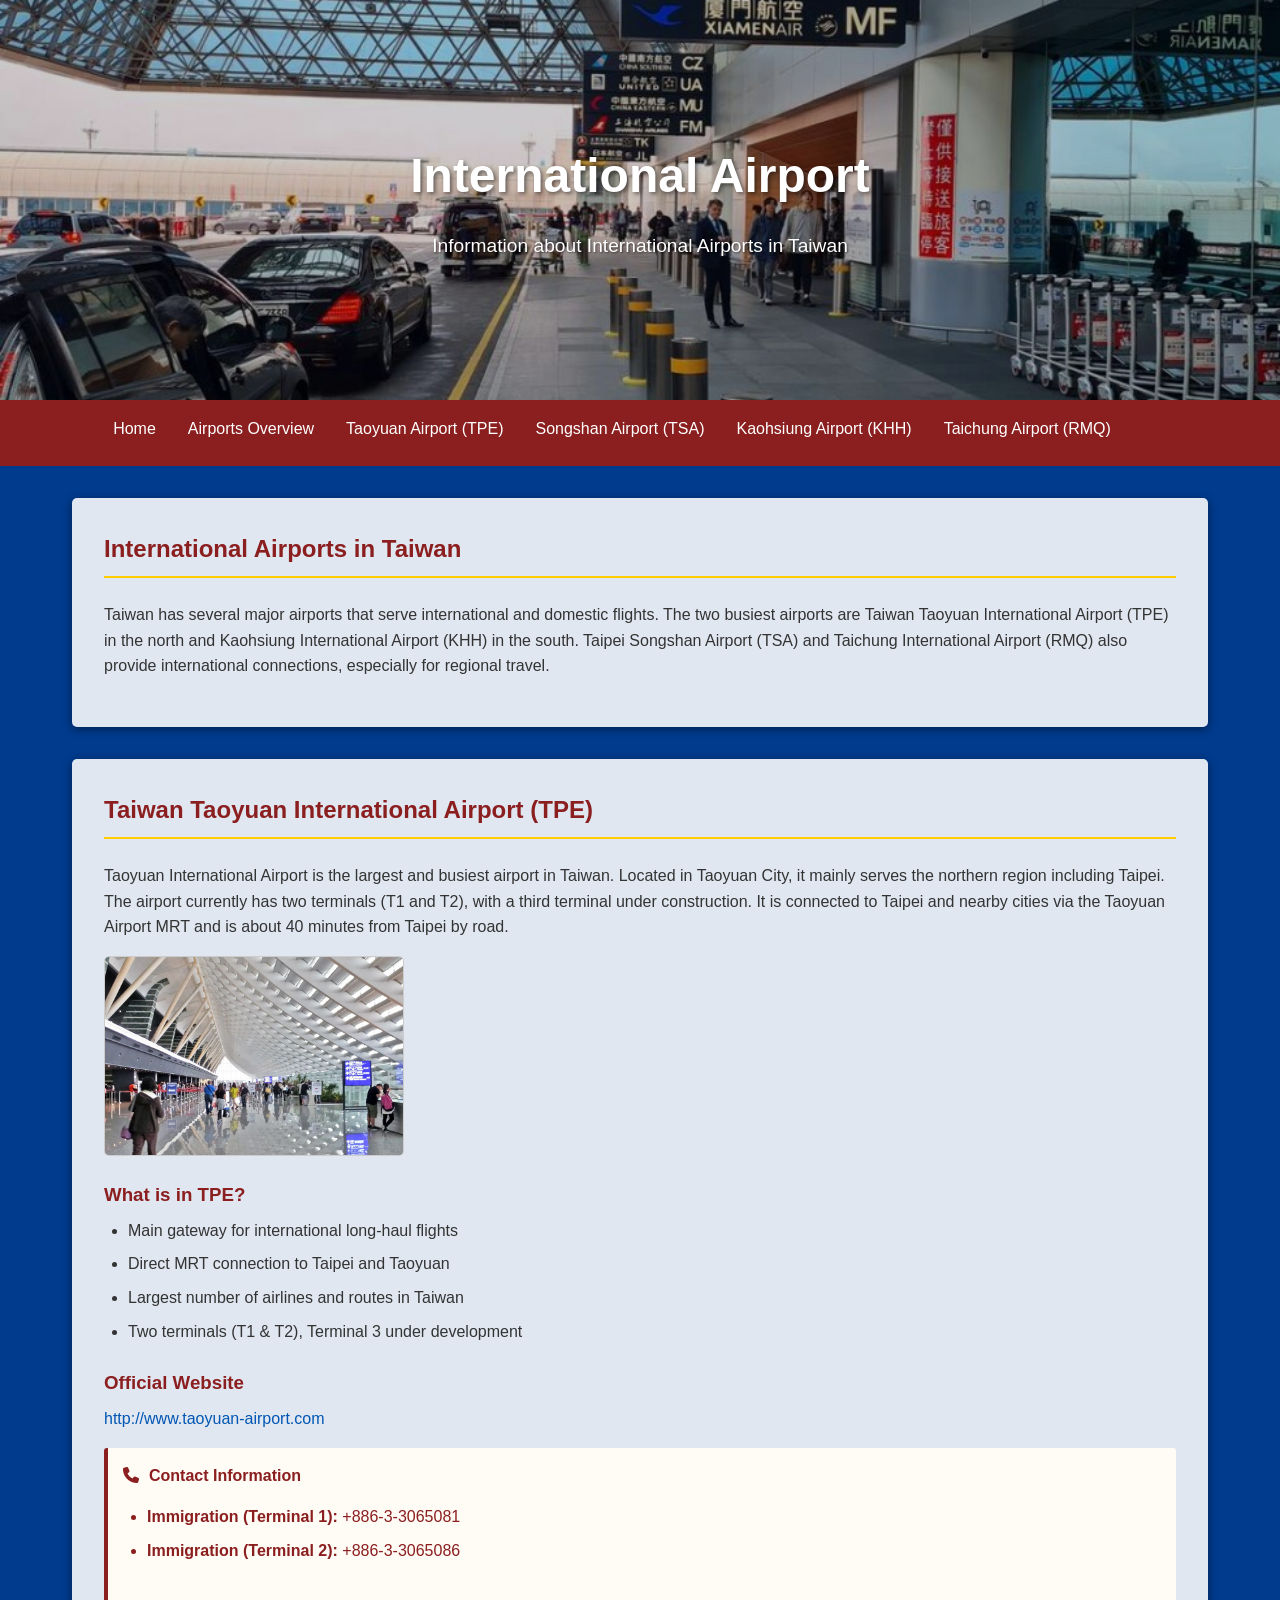
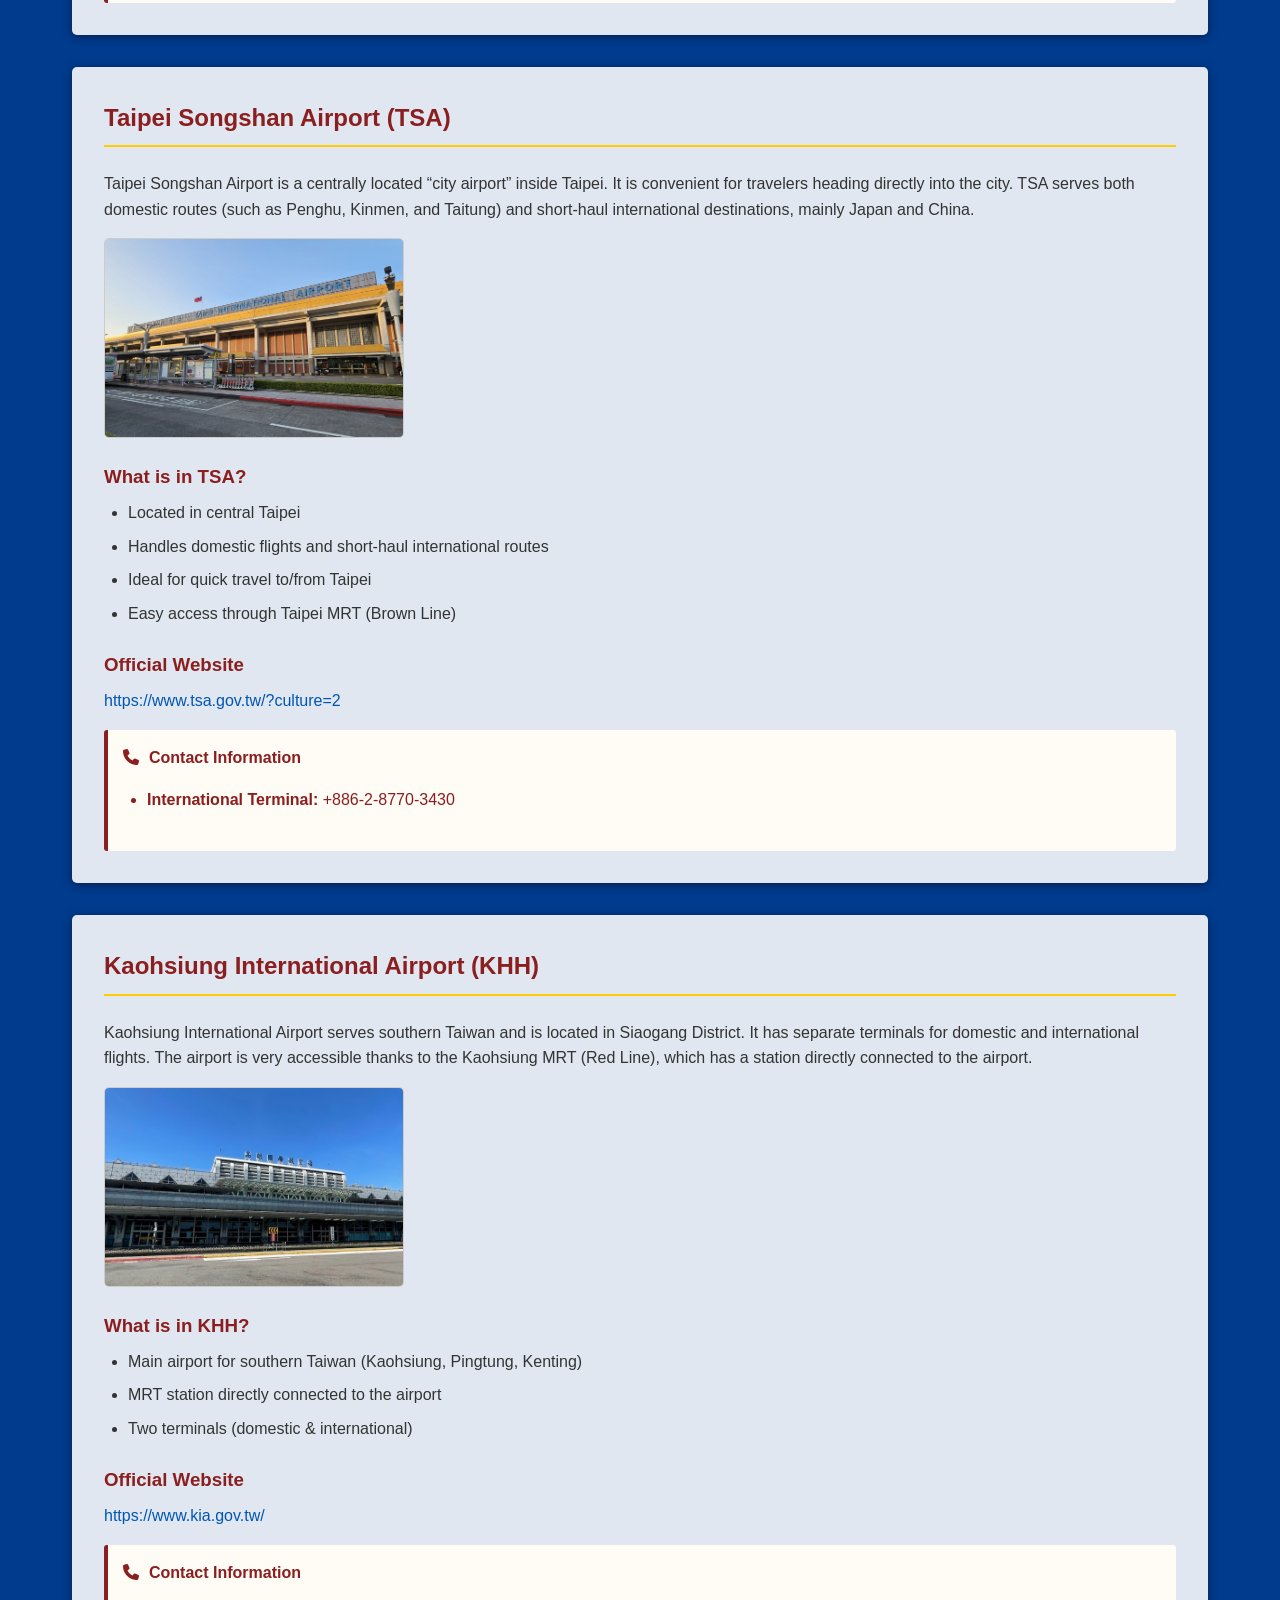
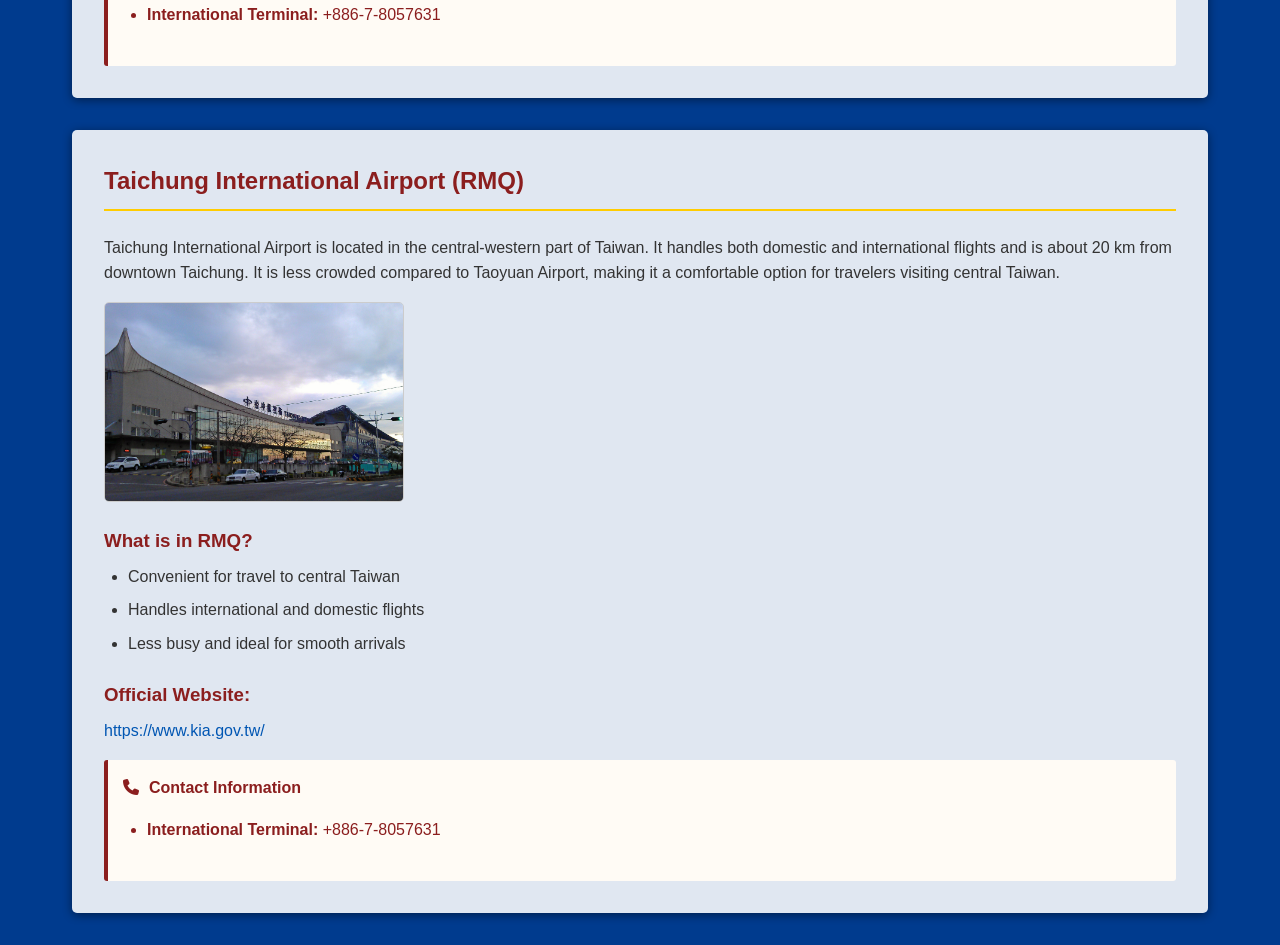
<file: airport.html>
<!DOCTYPE html>
<html lang="en">
<head>
    <meta charset="UTF-8">
    <meta name="viewport" content="width=device-width, initial-scale=1.0">
    <title>International Airports in Taiwan</title>
    <style>
        * {
            margin: 0;
            padding: 0;
            box-sizing: border-box;
            font-family: 'Segoe UI', Tahoma, Geneva, Verdana, sans-serif;
        }
        
        body {
            line-height: 1.6;
            color: #333;
            background-color: #003B8E;
        }
        
        a {
            text-decoration: none;
            color: #0056b3;
        }
        
        .header {
            position: relative;
            height: 400px;
            overflow: hidden;
        }
        
        .header-image {
            width: 100%;
            height: 100%;
            object-fit: cover;
            filter: brightness(0.8);
        }
        
        .header-content {
            position: absolute;
            top: 50%;
            left: 50%;
            transform: translate(-50%, -50%);
            text-align: center;
            color: white;
            width: 80%;
        }
        
        .header-content h1 {
            font-size: 3rem;
            margin-bottom: 1rem;
            text-shadow: 2px 2px 4px rgba(0, 0, 0, 0.5);
        }
        
        .header-content p {
            font-size: 1.2rem;
            max-width: 900px;
            margin: 0 auto;
            text-shadow: 1px 1px 2px rgba(0, 0, 0, 0.5);
        }
        
        nav {
            background-color: #8B1E1E;
            top: 0;
            position: sticky;
            z-index: 100;
            text-align: center;
        }
        
        .nav-container {
            max-width: 1200px;
            display: flex;
            justify-content: center;
            align-items: center;
            padding: 0 10px;
            text-align: center;
        }
        
        .nav-links {
            display: flex;
            list-style: none;
        }
        
        .nav-links li {
            padding-top: 1rem;
            padding-bottom: 0;
            padding-left: 1rem;
            padding-right: 1rem;
            margin: 0;
        }
        
        .nav-links a {
            color: white;
            font-weight: 500;
            transition: 0.4s ease;
        }
        
        .nav-links a:hover {
            color: #ffcc00;
        }
        
        .container {
            max-width: 1200px;
            margin: 2rem auto;
            padding: 0 2rem;
        }
        
        section {
            background-color: rgba(255, 255, 255, 0.877);
            border-radius: 5px;
            box-shadow: 0 2px 10px rgba(1, 0, 6, 0.474);
            padding: 2rem;
            margin-bottom: 2rem;
            transition: transform 0.3s ease;
        }
        
        section:hover {
            transform: translateY(-5px);
        }
        
        h2 {
            color: #8B1E1E;
            margin-bottom: 1.5rem;
            padding-bottom: 0.5rem;
            border-bottom: 2px solid #ffcc00;
        }
        
        h3 {
            color: #8B1E1E;
            margin: 1.5rem 0 0.5rem;
        }
        
        p {
            margin-bottom: 1rem;
        }
        
        ul, ol {
            margin-left: 1.5rem;
            margin-bottom: 1.5rem;
        }
        
        li {
            margin-bottom: 0.5rem;
        }

        i {
            margin-right: 10px;
            font-size: 1rem;
        }
        
        .content-image {
            width: 100%;
            max-width: 300px;
            height: 200px;
            object-fit: cover;
            border-radius: 5px;
            transition: transform 0.3s ease;
            cursor: pointer;
            background-color: #f5f5f5;
            display: flex;
            align-items: center;
            justify-content: center;
            color: #888;
            font-style: italic;
            border: 1px solid #ccc;
        }

        .content-image:hover {
            transform: scale(1.05);
        }

        .image-box {
            display: flex;
            flex-wrap: wrap;
            gap: 15px;
            margin: 1.5rem 0;
            justify-content: center;
        }      
        
        
        table {
            width: 100%;
            border-collapse: collapse;
            margin: 1.5rem 0;
        }
        
        th, td {
            padding: 12px 15px;
            text-align: left;
            border: 1px solid #b6b4b4;
        }
        
        th {
            background-color: #f2f2f2;
            color: #8B1E1E;
        }
        
        tr:hover {
            background-color: #f5f5f5;
        }
        
        .highlight-box {
            background-color: #fff2df;
            border-left: 4px solid #feb54f;
            padding: 1.5rem;
            margin: 1.5rem 0;
            border-radius: 0 3px 3px 0;
        }

        .highlight-box p {
            margin-bottom: 0;
        }

        .feature {
            background-color: #fffbf5;
            padding: 15px;
            border-radius: 3px;
            border-left: 4px solid #8B1E1E;
            color: #8B1E1E;
        }
        
        @media (max-width: 768px) {
            .header-content h1 {
                font-size: 2rem;
            }
            
            .nav-container {
                flex-direction: column;
                padding: 1rem;
            }
            
            .nav-links {
                margin-top: 1rem;
                flex-wrap: wrap;
                justify-content: center;
            }         
        }

        @media (max-width: 1024px) {
            .image-box {
                display: block;
                justify-content: center;
            }
        }
    </style>
    <link rel="stylesheet" href="https://cdnjs.cloudflare.com/ajax/libs/font-awesome/6.4.0/css/all.min.css">
</head>
<body>
    
    <div class="header">
        <img src="taiwanairport.jpg" alt="Airport" class="header-image">
        <div class="header-content">
            <h1>International Airport</h1>
            <p>Information about International Airports in Taiwan</p>
        </div>
    </div>

    <nav>
        <div class="nav-container">
            <ul class="nav-links">
                <li><a href="index.html">Home</a></li>
                <li><a href="#airports">Airports Overview</a></li>
                <li><a href="#taoyuan-airport">Taoyuan Airport (TPE)</a></li>
                <li><a href="#songshan-airport">Songshan Airport (TSA)</a></li>
                <li><a href="#kaohsiung-airport">Kaohsiung Airport (KHH)</a></li>
                <li><a href="#taichung-airport">Taichung Airport (RMQ)</a></li>
            </ul>
        </div>
    </nav>
    
    <div class="container">
        <!-- Airport Overview -->
        <section id="airports">
            <h2>International Airports in Taiwan</h2>
            <p>Taiwan has several major airports that serve international and domestic flights. The two busiest airports are Taiwan Taoyuan International Airport (TPE) in the north and Kaohsiung International Airport (KHH) in the south. Taipei Songshan Airport (TSA) and Taichung International Airport (RMQ) also provide international connections, especially for regional travel.</p>
        </section>

        <!-- Taoyuan Airport -->
        <section id="taoyuan-airport">
            <h2>Taiwan Taoyuan International Airport (TPE)</h2>
            <p>Taoyuan International Airport is the largest and busiest airport in Taiwan. Located in Taoyuan City, it mainly serves the northern region including Taipei. The airport currently has two terminals (T1 and T2), with a third terminal under construction. It is connected to Taipei and nearby cities via the Taoyuan Airport MRT and is about 40 minutes from Taipei by road.</p>
            <img src="taoyuanairport.jpg" alt="Taoyuan Airport" class="content-image">
            <h3>What is in TPE?</h3>
            <ul>
                <li>Main gateway for international long-haul flights</li>
                <li>Direct MRT connection to Taipei and Taoyuan</li>
                <li>Largest number of airlines and routes in Taiwan</li>
                <li>Two terminals (T1 & T2), Terminal 3 under development</li>
            </ul>

            <h3>Official Website</h3>
            <p><a href="http://www.taoyuan-airport.com" target="_blank">http://www.taoyuan-airport.com</a></p>

            <div class="feature">
                <p><i class="fas fa-phone"></i><strong>Contact Information</strong></p>
                <ul>
                    <li><strong>Immigration (Terminal 1):</strong> +886-3-3065081</li>
                    <li><strong>Immigration (Terminal 2):</strong> +886-3-3065086</li>
                </ul>
            </div>
        </section>

        <!-- Taipei Songshan Airport -->
        <section id="songshan-airport">
            <h2>Taipei Songshan Airport (TSA)</h2>
            <p>Taipei Songshan Airport is a centrally located “city airport” inside Taipei. It is convenient for travelers heading directly into the city. TSA serves both domestic routes (such as Penghu, Kinmen, and Taitung) and short-haul international destinations, mainly Japan and China.</p>
            <img src="songshanairport.jpeg" alt="Songshan Airport" class="content-image">
            <h3>What is in TSA?</h3>
            <ul>
                <li>Located in central Taipei</li>
                <li>Handles domestic flights and short-haul international routes</li>
                <li>Ideal for quick travel to/from Taipei</li>
                <li>Easy access through Taipei MRT (Brown Line)</li>
            </ul>

            <h3>Official Website</h3>
            <p><a href="https://www.tsa.gov.tw/?culture=2" target="_blank">https://www.tsa.gov.tw/?culture=2</a></p>

            <div class="feature">
                <p><i class="fas fa-phone"></i><strong>Contact Information</strong></p>
                <ul>
                    <li><strong>International Terminal:</strong> +886-2-8770-3430</li>
                </ul>
            </div>            
        </section>

        <!-- Kaohsiung International Airport -->
        <section id="kaohsiung-airport">
            <h2>Kaohsiung International Airport (KHH)</h2>
            <p>Kaohsiung International Airport serves southern Taiwan and is located in Siaogang District. It has separate terminals for domestic and international flights. The airport is very accessible thanks to the Kaohsiung MRT (Red Line), which has a station directly connected to the airport.</p>
            <img src="kaohsiungairport.jpg" alt="Kaohsiung Airport" class="content-image">
            <h3>What is in KHH?</h3>
            <ul>
                <li>Main airport for southern Taiwan (Kaohsiung, Pingtung, Kenting)</li>
                <li>MRT station directly connected to the airport</li>
                <li>Two terminals (domestic & international)</li>
            </ul>

            <h3>Official Website</h3>
            <p><a href="https://www.kia.gov.tw/" target="_blank">https://www.kia.gov.tw/</a></p>

            <div class="feature">
                <p><i class="fas fa-phone"></i><strong>Contact Information</strong></p>
                <ul>
                    <li><strong>International Terminal:</strong> +886-7-8057631</li>
                </ul>
            </div>             
        </section>

        <!-- Taichung International Airport -->
        <section id="taichung-airport">
            <h2>Taichung International Airport (RMQ)</h2>
            <p>Taichung International Airport is located in the central-western part of Taiwan. It handles both domestic and international flights and is about 20 km from downtown Taichung. It is less crowded compared to Taoyuan Airport, making it a comfortable option for travelers visiting central Taiwan.</p>
            <img src="taichungairport.jpg" alt="Taichung Airport" class="content-image">
            <h3>What is in RMQ?</h3>
            <ul>
                <li>Convenient for travel to central Taiwan</li>
                <li>Handles international and domestic flights</li>
                <li>Less busy and ideal for smooth arrivals</li>
            </ul>

            <h3>Official Website:</h3>
            <p><a href="https://www.kia.gov.tw/" target="_blank">https://www.kia.gov.tw/</a></p>

            <div class="feature">
                <p><i class="fas fa-phone"></i><strong>Contact Information</strong></p>
                <ul>
                    <li><strong>International Terminal:</strong> +886-7-8057631</li>
                </ul>
            </div>   
        </section>
    </div>
</body>

</html>
</file>
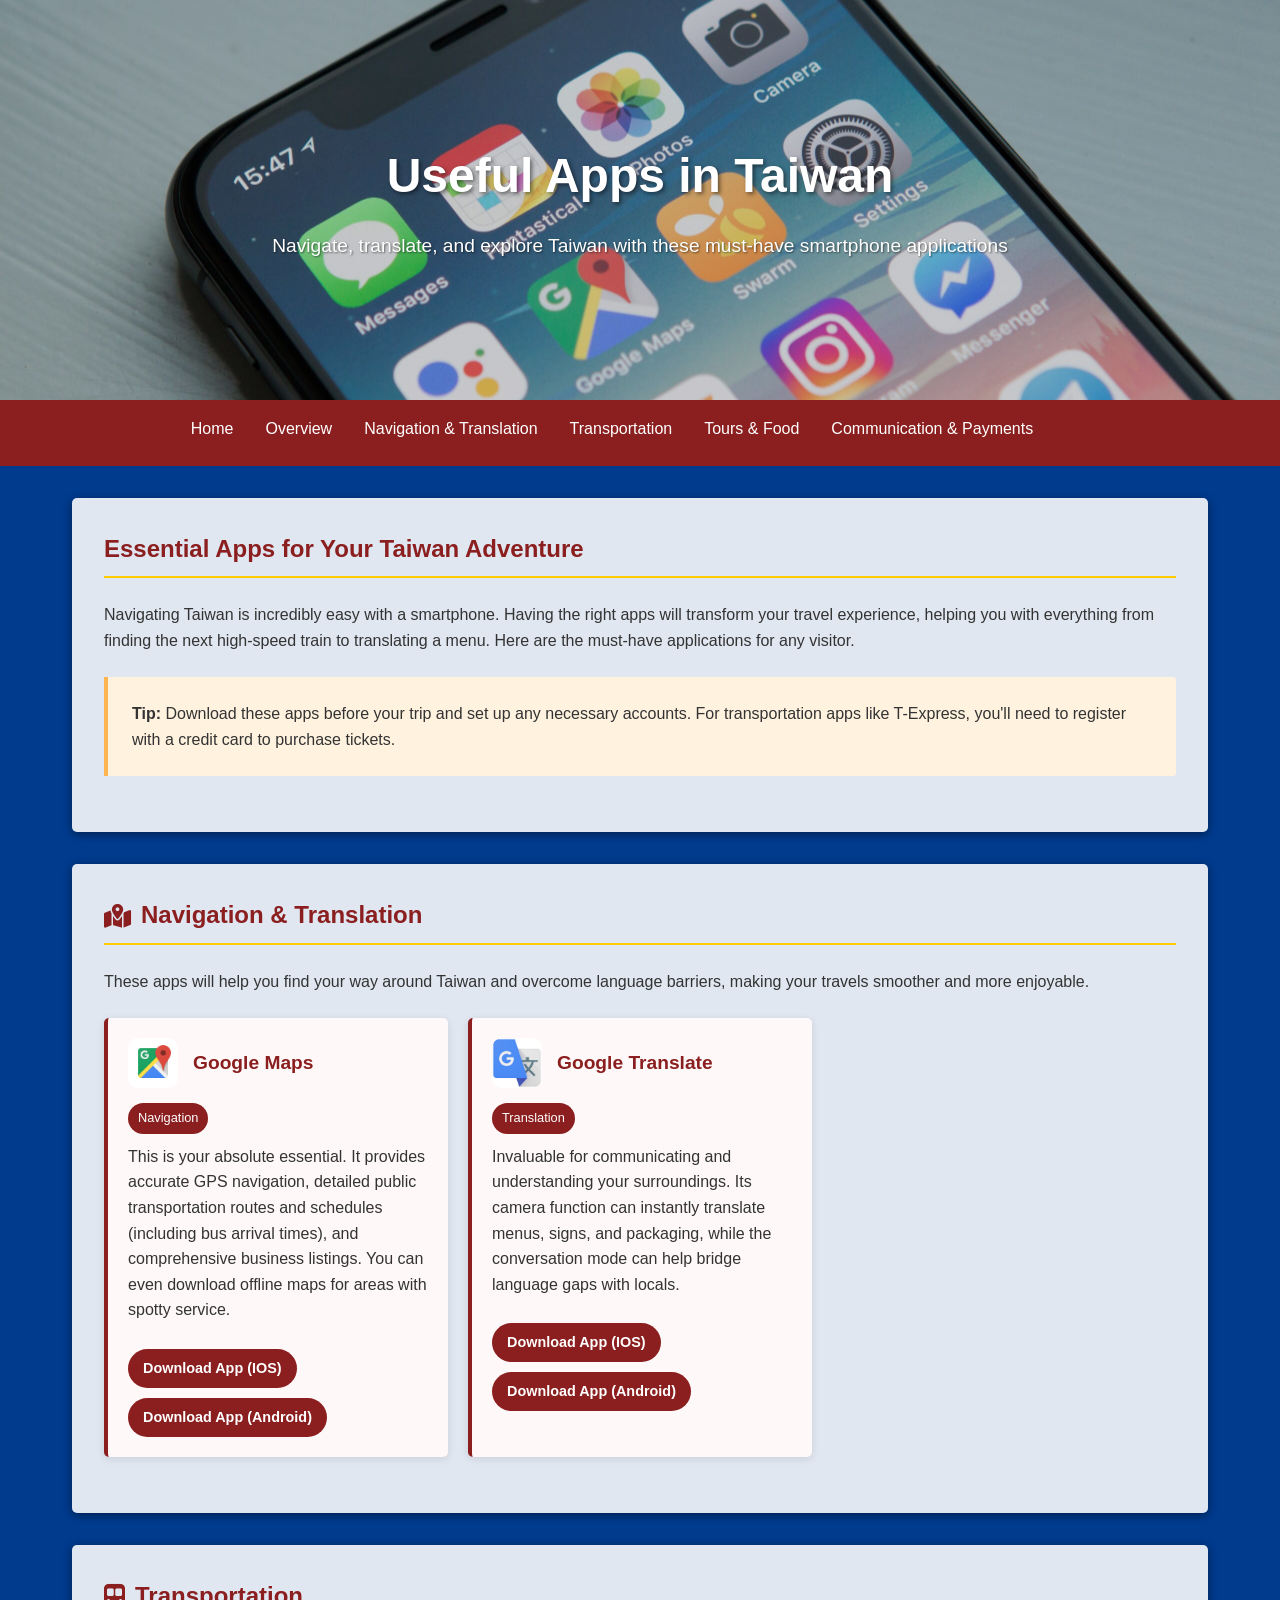
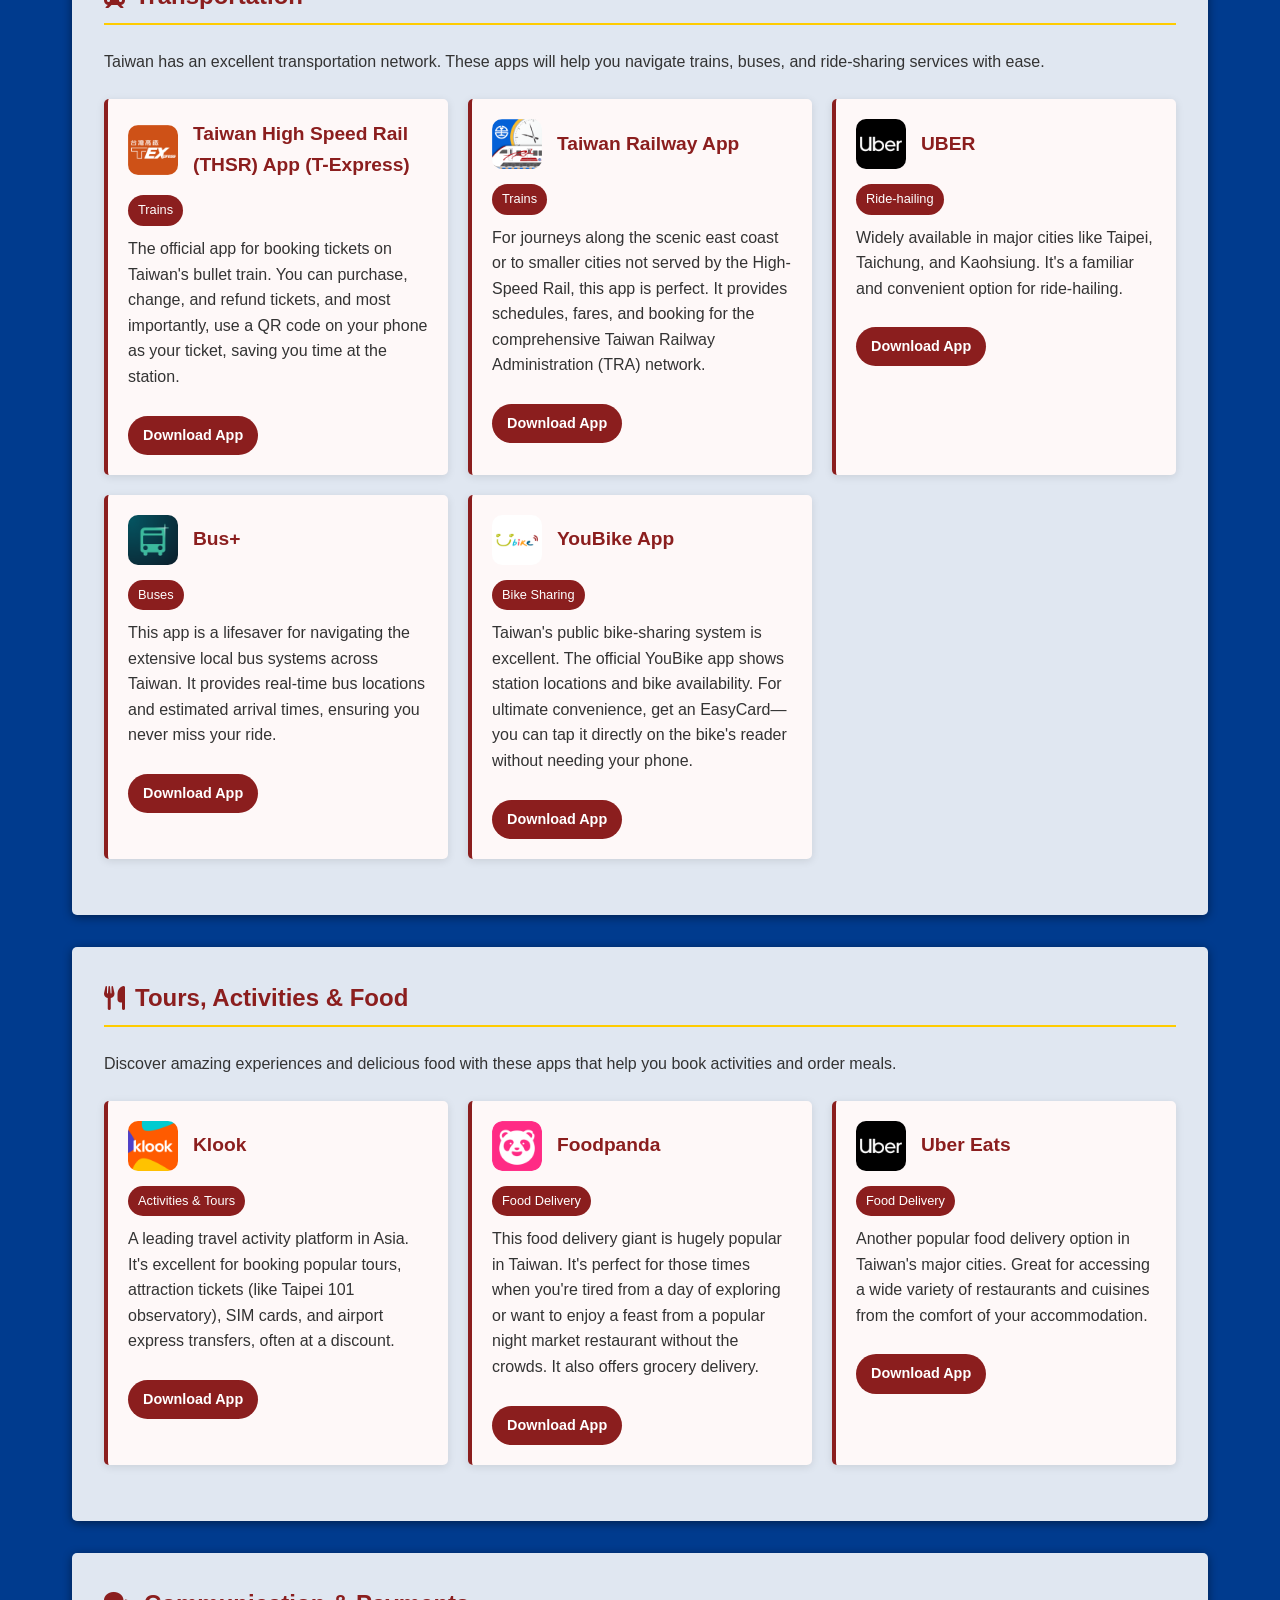
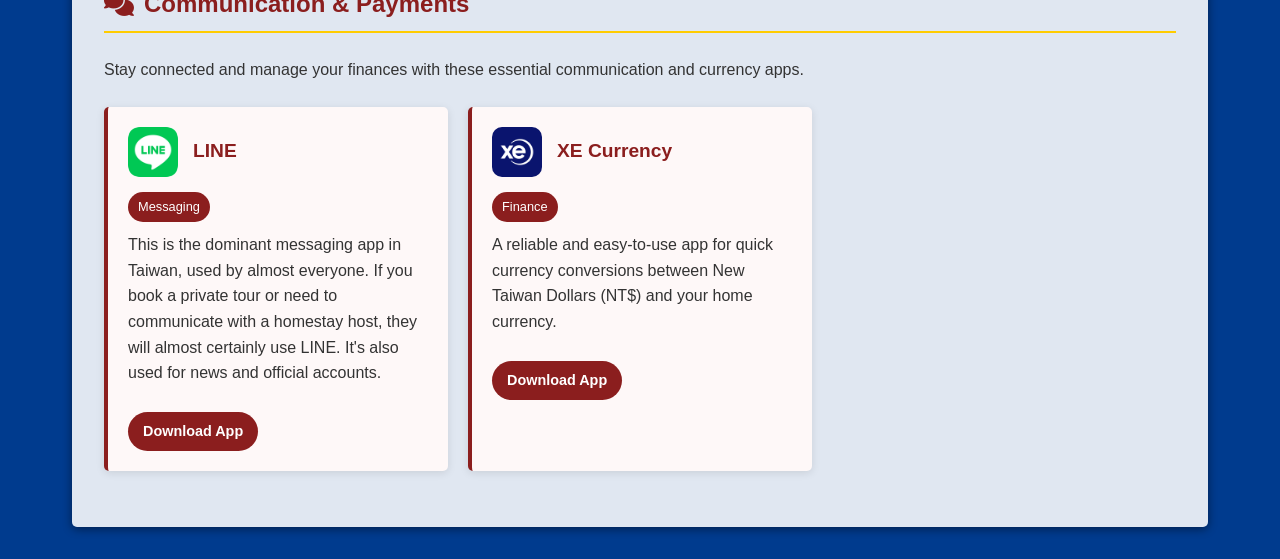
<file: app.html>
<!DOCTYPE html>
<html lang="en">
<head>
    <meta charset="UTF-8">
    <meta name="viewport" content="width=device-width, initial-scale=1.0">
    <title>Useful Apps in Taiwan</title>
    <style>
        * {
            margin: 0;
            padding: 0;
            box-sizing: border-box;
            font-family: 'Segoe UI', Tahoma, Geneva, Verdana, sans-serif;
        }
        
        body {
            line-height: 1.6;
            color: #333;
            background-color: #003B8E;
        }
        
        a {
            text-decoration: none;
            color: #0056b3;
        }
        
        .header {
            position: relative;
            height: 400px;
            overflow: hidden;
        }
        
        .header-image {
            width: 100%;
            height: 100%;
            object-fit: cover;
            filter: brightness(0.8);
        }
        
        .header-content {
            position: absolute;
            top: 50%;
            left: 50%;
            transform: translate(-50%, -50%);
            text-align: center;
            color: white;
            width: 80%;
        }
        
        .header-content h1 {
            font-size: 3rem;
            margin-bottom: 1rem;
            text-shadow: 2px 2px 4px rgba(0, 0, 0, 0.5);
        }
        
        .header-content p {
            font-size: 1.2rem;
            max-width: 900px;
            margin: 0 auto;
            text-shadow: 1px 1px 2px rgba(0, 0, 0, 0.5);
        }
        
        nav {
            background-color: #8B1E1E;
            top: 0;
            position: sticky;
            z-index: 100;
            text-align: center;
        }
        
        .nav-container {
            max-width: 1200px;
            display: flex;
            justify-content: center;
            align-items: center;
            padding: 0 10px;
            text-align: center;
        }
        
        .nav-links {
            display: flex;
            list-style: none;
        }
        
        .nav-links li {
            padding-top: 1rem;
            padding-bottom: 0;
            padding-left: 1rem;
            padding-right: 1rem;
            margin: 0;
        }
        
        .nav-links a {
            color: white;
            font-weight: 500;
            transition: 0.4s ease;
        }
        
        .nav-links a:hover {
            color: #ffcc00;
        }
        
        .container {
            max-width: 1200px;
            margin: 2rem auto;
            padding: 0 2rem;
        }
        
        section {
            background-color: rgba(255, 255, 255, 0.877);
            border-radius: 5px;
            box-shadow: 0 2px 10px rgba(1, 0, 6, 0.474);
            padding: 2rem;
            margin-bottom: 2rem;
            transition: transform 0.3s ease;
        }
        
        section:hover {
            transform: translateY(-5px);
        }
        
        h2 {
            color: #8B1E1E;
            margin-bottom: 1.5rem;
            padding-bottom: 0.5rem;
            border-bottom: 2px solid #ffcc00;
            display: flex;
            align-items: center;
        }
        
        h2 i {
            margin-right: 10px;
            font-size: 1.5rem;
        }
        
        h3 {
            color: #8B1E1E;
            margin: 1.5rem 0 0.5rem;
        }
        
        p {
            margin-bottom: 1rem;
        }
        
        ul, ol {
            margin-left: 1.5rem;
            margin-bottom: 1.5rem;
        }
        
        li {
            margin-bottom: 0.5rem;
        }
        
        .app-grid {
            display: grid;
            grid-template-columns: repeat(auto-fill, minmax(300px, 1fr));
            gap: 20px;
            margin: 1.5rem 0;
        }
        
        .app-card {
            background-color: #fef8f8;
            border-radius: 5px;
            padding: 20px;
            box-shadow: 0 2px 8px rgba(0, 0, 0, 0.1);
            transition: transform 0.3s ease;
            border-left: 4px solid #8B1E1E;
        }
        
        .app-card:hover {
            transform: translateY(-5px);
        }
        
        .app-header {
            display: flex;
            align-items: center;
            margin-bottom: 15px;
        }

        .app-icon img {
            width: 50px;
            height: 50px;
            border-radius: 10px;
            background-color: white;
            display: flex;
            align-items: center;
            justify-content: center;
            margin-right: 15px;
            font-size: 1.5rem;
            color: #8B1E1E;
        }
        
        .app-name {
            font-weight: 700;
            color: #8B1E1E;
            font-size: 1.2rem;
        }
        
        .app-category {
            display: inline-block;
            background-color: #8B1E1E;
            color: white;
            padding: 5px 10px;
            border-radius: 20px;
            font-size: 0.8rem;
            margin-bottom: 10px;
        }
        
        .highlight-box {
            background-color: #fff2df;
            border-left: 4px solid #feb54f;
            padding: 1.5rem;
            margin: 1.5rem 0;
            border-radius: 0 3px 3px 0;
        }

        .highlight-box p {
            margin-bottom: 0;
        }
        
        .download-btn {
            display: inline-block;
            background-color: #8B1E1E;
            color: white;
            padding: 8px 15px;
            border-radius: 30px;
            font-weight: 600;
            transition: background-color 0.3s ease;
            margin-top: 10px;
            font-size: 0.9rem;
        }
        
        .download-btn:hover {
            background-color: #6d1616;
        }
        
        @media (max-width: 768px) {
            .header-content h1 {
                font-size: 2.2rem;
            }
            
            .nav-container {
                flex-direction: column;
                padding: 1rem;
            }
            
            .nav-links {
                margin-top: 1rem;
                flex-wrap: wrap;
                justify-content: center;
            }
            
            .app-grid {
                grid-template-columns: 1fr;
            }
        }

        @media (max-width: 1024px) {
            .app-grid {
                grid-template-columns: repeat(auto-fill, minmax(250px, 1fr));
            }
        }
    </style>
    <link rel="stylesheet" href="https://cdnjs.cloudflare.com/ajax/libs/font-awesome/6.4.0/css/all.min.css">
</head>
<body>
    
    <div class="header">
        <img src="apps.jpg" alt="Smartphone with apps" class="header-image">
        <div class="header-content">
            <h1>Useful Apps in Taiwan</h1>
            <p>Navigate, translate, and explore Taiwan with these must-have smartphone applications</p>
        </div>
    </div>

    <nav>
        <div class="nav-container">
            <ul class="nav-links">
                <li><a href="index.html">Home</a></li>
                <li><a href="#overview">Overview</a></li>
                <li><a href="#navigation">Navigation & Translation</a></li>
                <li><a href="#transportation">Transportation</a></li>
                <li><a href="#tours-food">Tours & Food</a></li>
                <li><a href="#communication">Communication & Payments</a></li>
            </ul>
        </div>
    </nav>
    
    <div class="container">
        <section id="overview">
            <h2>Essential Apps for Your Taiwan Adventure</h2>
            <p>Navigating Taiwan is incredibly easy with a smartphone. Having the right apps will transform your travel experience, helping you with everything from finding the next high-speed train to translating a menu. Here are the must-have applications for any visitor.</p>
            
            <div class="highlight-box">
                <p><strong>Tip:</strong> Download these apps before your trip and set up any necessary accounts. For transportation apps like T-Express, you'll need to register with a credit card to purchase tickets.</p>
            </div>
        </section>

        <section id="navigation">
            <h2><i class="fas fa-map-marked-alt"></i> Navigation & Translation</h2>
            <p>These apps will help you find your way around Taiwan and overcome language barriers, making your travels smoother and more enjoyable.</p>
            
            <div class="app-grid">
                <div class="app-card">
                    <div class="app-header">
                        <div class="app-icon">
                            <img src="googlemaps.png" alt="Google Maps">
                        </div>
                        <div class="app-name">Google Maps</div>
                    </div>
                    <span class="app-category">Navigation</span>
                    <p>This is your absolute essential. It provides accurate GPS navigation, detailed public transportation routes and schedules (including bus arrival times), and comprehensive business listings. You can even download offline maps for areas with spotty service.</p>
                    <a href="https://apps.apple.com/us/app/google-maps/id585027354" target="_blank" class="download-btn">Download App (IOS)</a>
                    <a href="https://play.google.com/store/apps/details?id=com.google.android.apps.maps&hl=en" target="_blank" class="download-btn">Download App (Android)</a>
                </div>
                
                <div class="app-card">
                    <div class="app-header">
                        <div class="app-icon">
                            <img src="googletranslate.png" alt="Google Translate">
                        </div>
                        <div class="app-name">Google Translate</div>
                    </div>
                    <span class="app-category">Translation</span>
                    <p>Invaluable for communicating and understanding your surroundings. Its camera function can instantly translate menus, signs, and packaging, while the conversation mode can help bridge language gaps with locals.</p>
                    <a href="https://apps.apple.com/us/app/google-translate/id414706506" target="_blank" class="download-btn">Download App (IOS)</a>
                    <a href="https://play.google.com/store/apps/details?id=com.google.android.apps.translate&hl=en" target="_blank" class="download-btn">Download App (Android)</a>
                </div>
            </div>
        </section>

        <section id="transportation">
            <h2><i class="fas fa-subway"></i> Transportation</h2>
            <p>Taiwan has an excellent transportation network. These apps will help you navigate trains, buses, and ride-sharing services with ease.</p>
            
            <div class="app-grid">
                <div class="app-card">
                    <div class="app-header">
                        <div class="app-icon">
                            <img src="thsrapp.png" alt="THSR App">
                        </div>
                        <div class="app-name">Taiwan High Speed Rail (THSR) App (T-Express)</div>
                    </div>
                    <span class="app-category">Trains</span>
                    <p>The official app for booking tickets on Taiwan's bullet train. You can purchase, change, and refund tickets, and most importantly, use a QR code on your phone as your ticket, saving you time at the station.</p>
                    <a href="https://www.thsrc.com.tw/ArticleContent/c16dcbbe-00f8-42cb-a3c8-c58f7eb83cac" target="_blank" class="download-btn">Download App</a>
                </div>
                
                <div class="app-card">
                    <div class="app-header">
                        <div class="app-icon">
                            <img src="traapp.png" alt="TRA App">
                        </div>
                        <div class="app-name">Taiwan Railway App</div>
                    </div>
                    <span class="app-category">Trains</span>
                    <p>For journeys along the scenic east coast or to smaller cities not served by the High-Speed Rail, this app is perfect. It provides schedules, fares, and booking for the comprehensive Taiwan Railway Administration (TRA) network.</p>
                    <a href="https://tip.railway.gov.tw/tra-tip-web/tip?lang=EN_US" target="_blank" class="download-btn">Download App</a>
                </div>
                
                <div class="app-card">
                    <div class="app-header">
                        <div class="app-icon">
                            <img src="uber.png" alt="UBER App">
                        </div>
                        <div class="app-name">UBER</div>
                    </div>
                    <span class="app-category">Ride-hailing</span>
                    <p>Widely available in major cities like Taipei, Taichung, and Kaohsiung. It's a familiar and convenient option for ride-hailing.</p>
                    <a href="https://www.uber.com/global/en/ride/app/?referrer=singular_click_id%3D196d1642-abaf-4a37-aa35-80ec086fbd89" target="_blank" class="download-btn">Download App</a>
                </div>
                
                <div class="app-card">
                    <div class="app-header">
                        <div class="app-icon">
                            <img src="bus+.png" alt="Bus+ App">
                        </div>
                        <div class="app-name">Bus+</div>
                    </div>
                    <span class="app-category">Buses</span>
                    <p>This app is a lifesaver for navigating the extensive local bus systems across Taiwan. It provides real-time bus locations and estimated arrival times, ensuring you never miss your ride.</p>
                    <a href="https://busplus.app/" target="_blank" class="download-btn">Download App</a>
                </div>
                
                <div class="app-card">
                    <div class="app-header">
                        <div class="app-icon">
                            <img src="youbikeapp.jpg" alt="Youbike App">
                        </div>
                        <div class="app-name">YouBike App</div>
                    </div>
                    <span class="app-category">Bike Sharing</span>
                    <p>Taiwan's public bike-sharing system is excellent. The official YouBike app shows station locations and bike availability. For ultimate convenience, get an EasyCard—you can tap it directly on the bike's reader without needing your phone.</p>
                    <a href="https://en.youbike.com.tw/region/main/" target="_blank" class="download-btn">Download App</a>
                </div>
            </div>
        </section>

        <section id="tours-food">
            <h2><i class="fas fa-utensils"></i> Tours, Activities & Food</h2>
            <p>Discover amazing experiences and delicious food with these apps that help you book activities and order meals.</p>
            
            <div class="app-grid">
                <div class="app-card">
                    <div class="app-header">
                        <div class="app-icon">
                            <img src="klook.png" alt="Klook App">
                        </div>
                        <div class="app-name">Klook</div>
                    </div>
                    <span class="app-category">Activities & Tours</span>
                    <p>A leading travel activity platform in Asia. It's excellent for booking popular tours, attraction tickets (like Taipei 101 observatory), SIM cards, and airport express transfers, often at a discount.</p>
                    <a href="https://www.klook.com/en-US/tetris/appdownload/default/" target="_blank" class="download-btn">Download App</a>
                </div>
                
                <div class="app-card">
                    <div class="app-header">
                        <div class="app-icon">
                            <img src="foodpanda.png" alt="Food Panda App">
                        </div>
                        <div class="app-name">Foodpanda</div>
                    </div>
                    <span class="app-category">Food Delivery</span>
                    <p>This food delivery giant is hugely popular in Taiwan. It's perfect for those times when you're tired from a day of exploring or want to enjoy a feast from a popular night market restaurant without the crowds. It also offers grocery delivery.</p>
                    <a href="https://www.foodpanda.com.tw/en/contents/apps" target="_blank" class="download-btn">Download App</a>
                </div>
                
                <div class="app-card">
                    <div class="app-header">
                        <div class="app-icon">
                            <img src="uber.png" alt="Uber Eats App">
                        </div>
                        <div class="app-name">Uber Eats</div>
                    </div>
                    <span class="app-category">Food Delivery</span>
                    <p>Another popular food delivery option in Taiwan's major cities. Great for accessing a wide variety of restaurants and cuisines from the comfort of your accommodation.</p>
                    <a href="https://www.uber.com/global/en/ride/app/?referrer=singular_click_id%3D196d1642-abaf-4a37-aa35-80ec086fbd89" target="_blank" class="download-btn">Download App</a>
                </div>
            </div>
        </section>

        <section id="communication">
            <h2><i class="fas fa-comments"></i> Communication & Payments</h2>
            <p>Stay connected and manage your finances with these essential communication and currency apps.</p>
            
            <div class="app-grid">
                <div class="app-card">
                    <div class="app-header">
                        <div class="app-icon">
                            <img src="line.png" alt="LINE App">
                        </div>
                        <div class="app-name">LINE</div>
                    </div>
                    <span class="app-category">Messaging</span>
                    <p>This is the dominant messaging app in Taiwan, used by almost everyone. If you book a private tour or need to communicate with a homestay host, they will almost certainly use LINE. It's also used for news and official accounts.</p>
                    <a href="https://www.line.me/en/" target="_blank" class="download-btn">Download App</a>
                </div>
                
                <div class="app-card">
                    <div class="app-header">
                        <div class="app-icon">
                            <img src="xecur.png" alt="XE Currency App">
                        </div>
                        <div class="app-name">XE Currency</div>
                    </div>
                    <span class="app-category">Finance</span>
                    <p>A reliable and easy-to-use app for quick currency conversions between New Taiwan Dollars (NT$) and your home currency.</p>
                    <a href="https://www.xe.com/app/" target="_blank" class="download-btn">Download App</a>
                </div>
            </div>
        </section>
    </div>
</body>
</html>
</file>
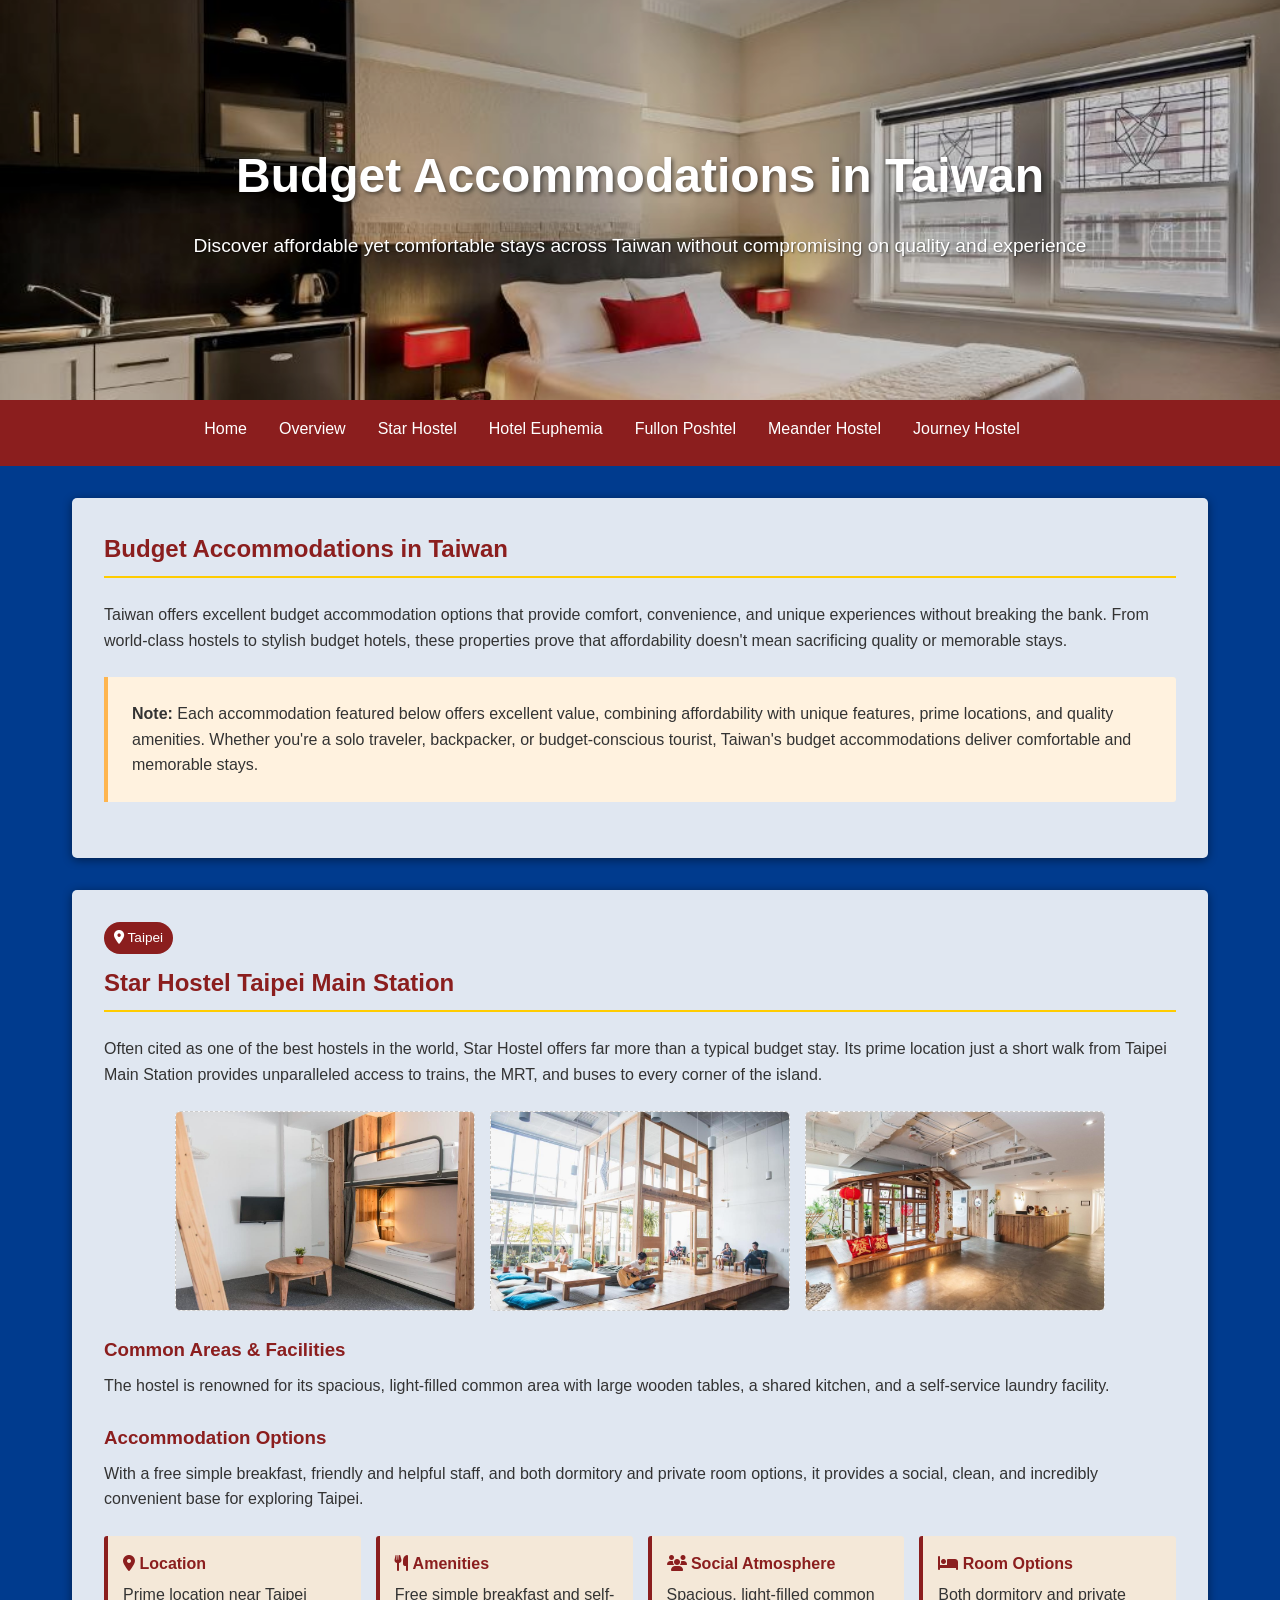
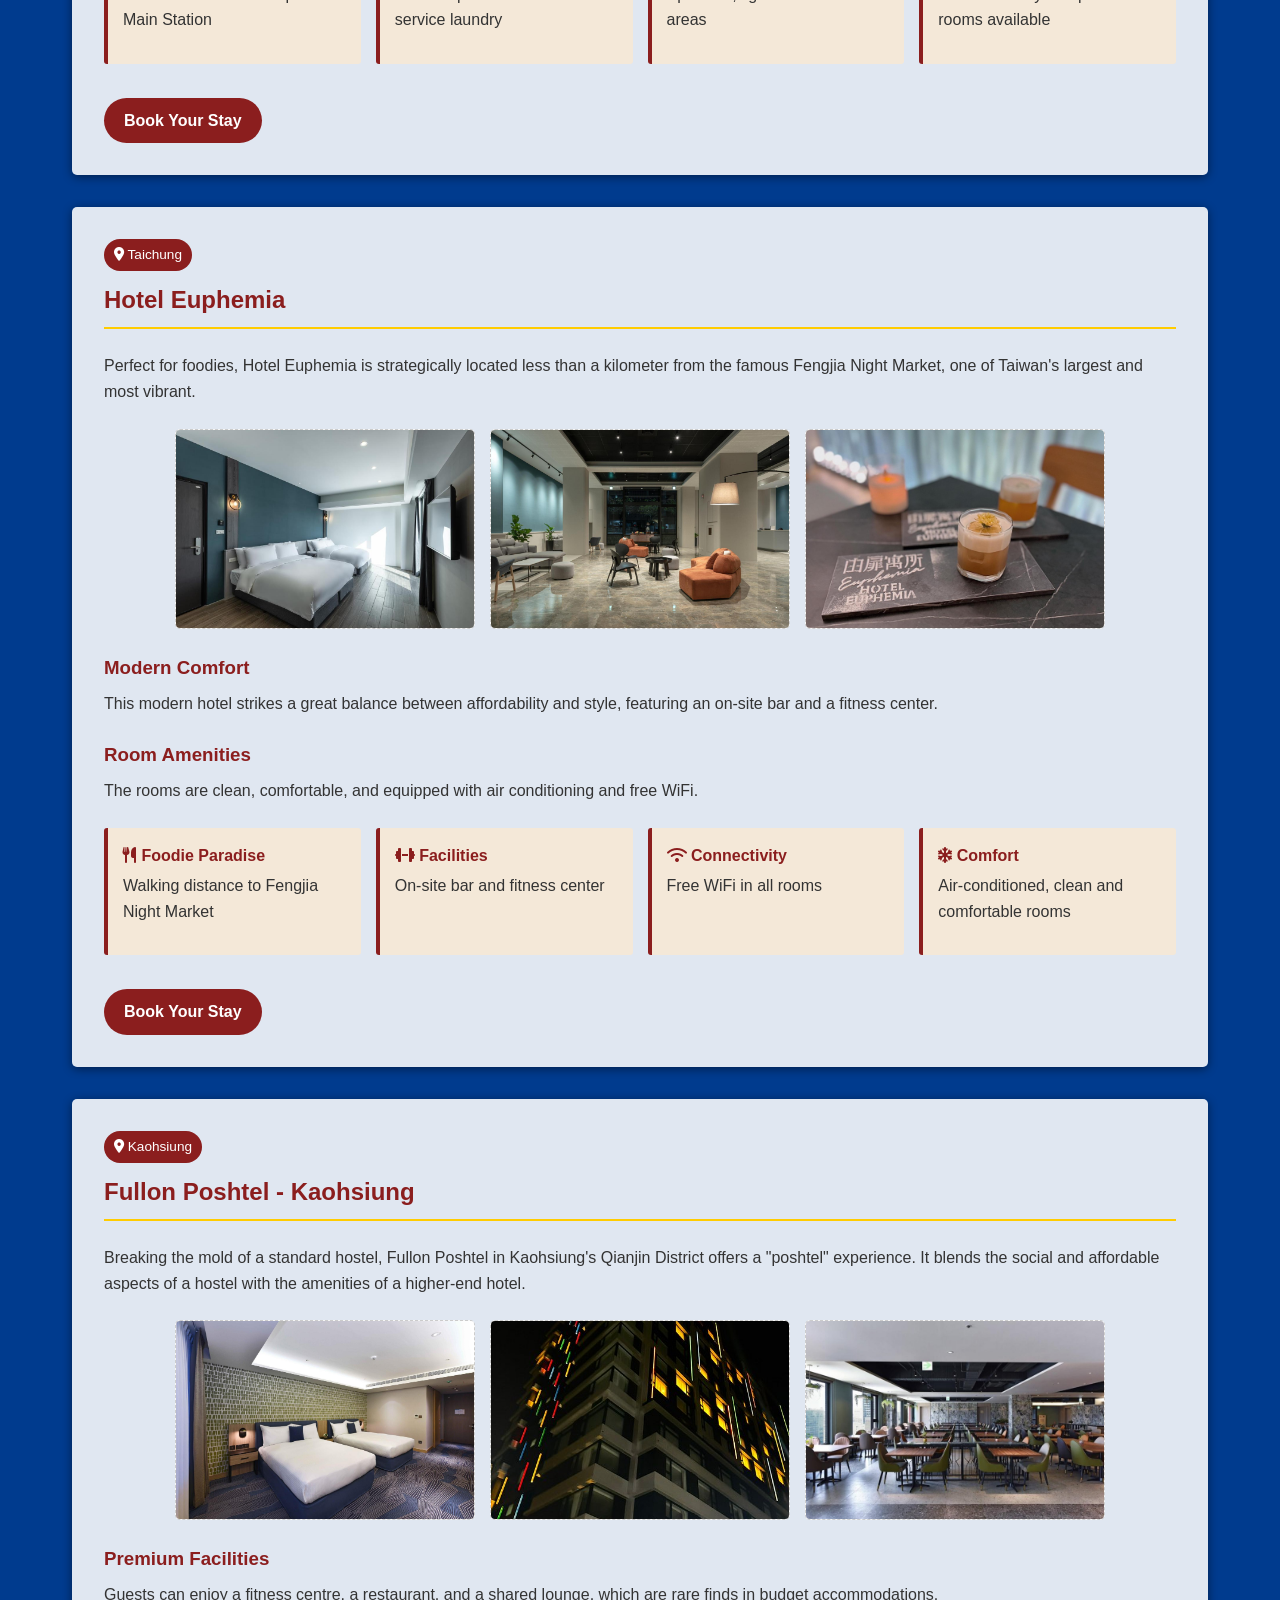
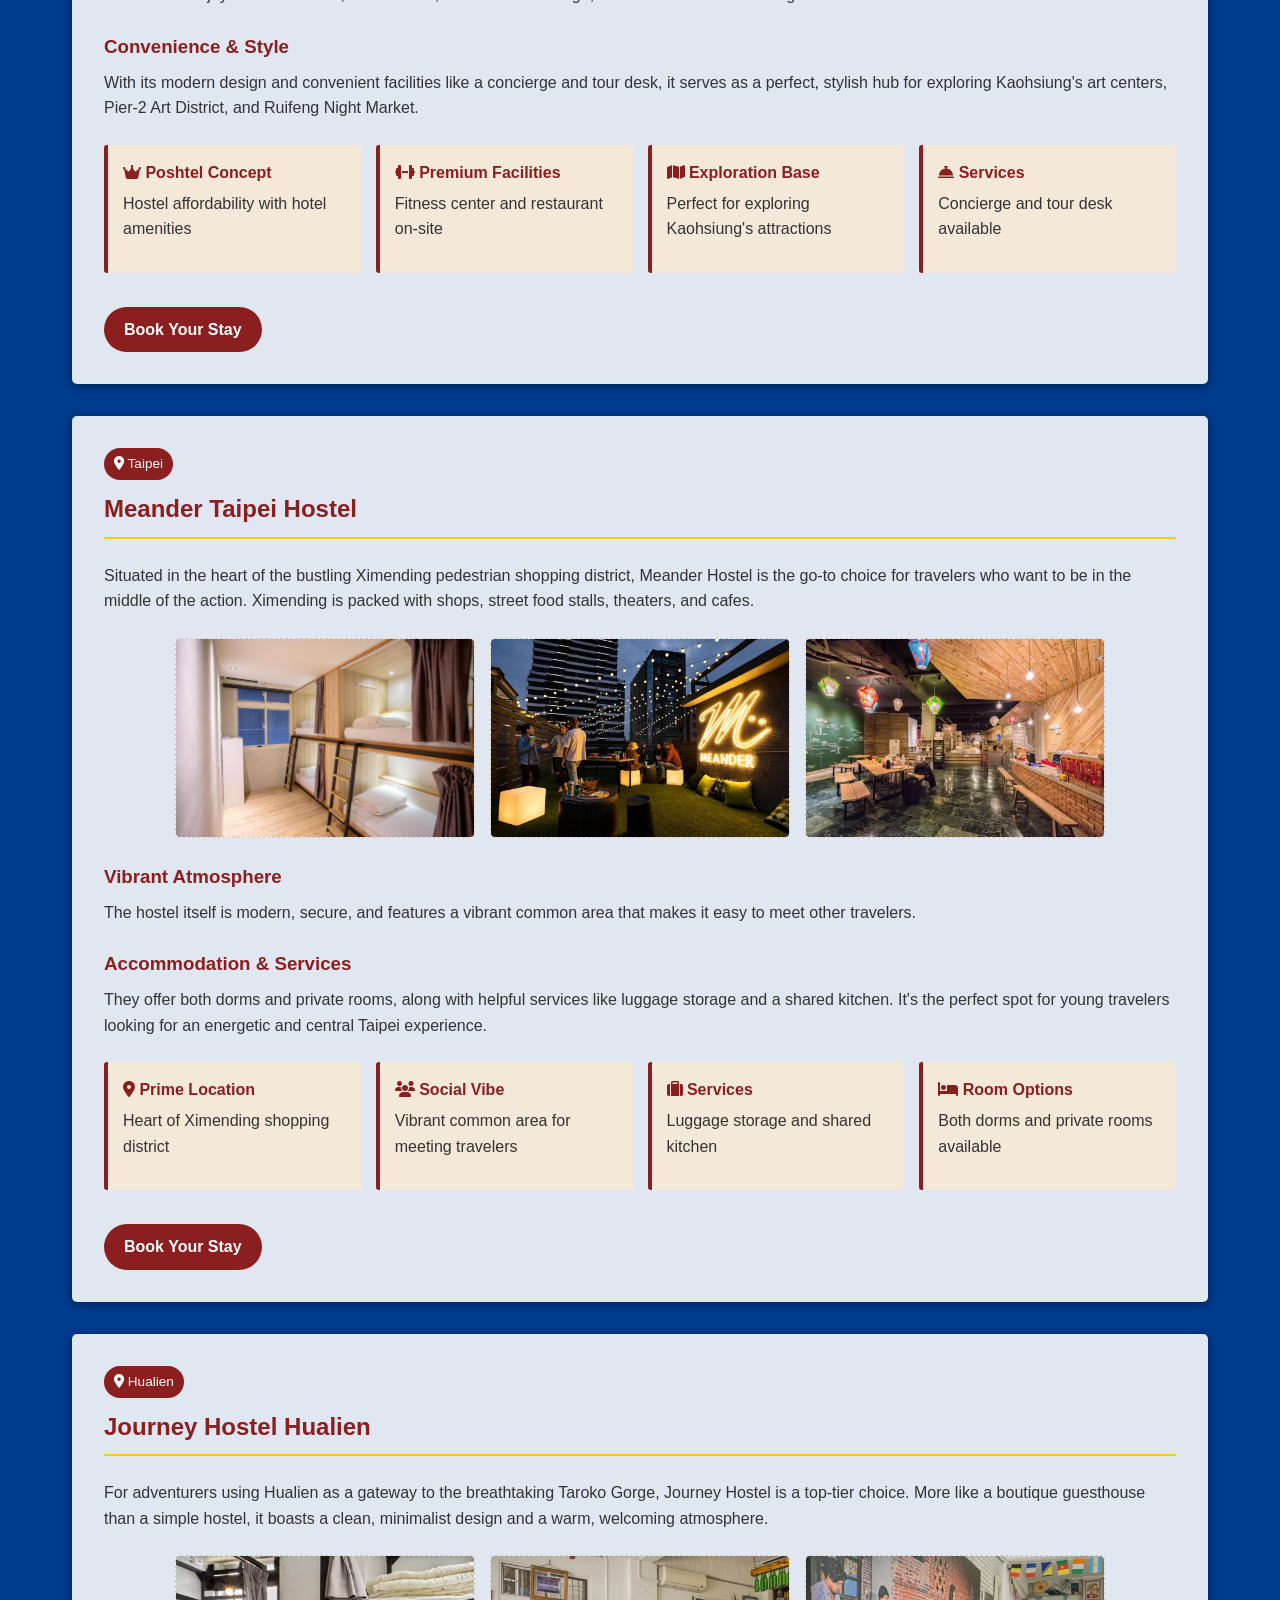
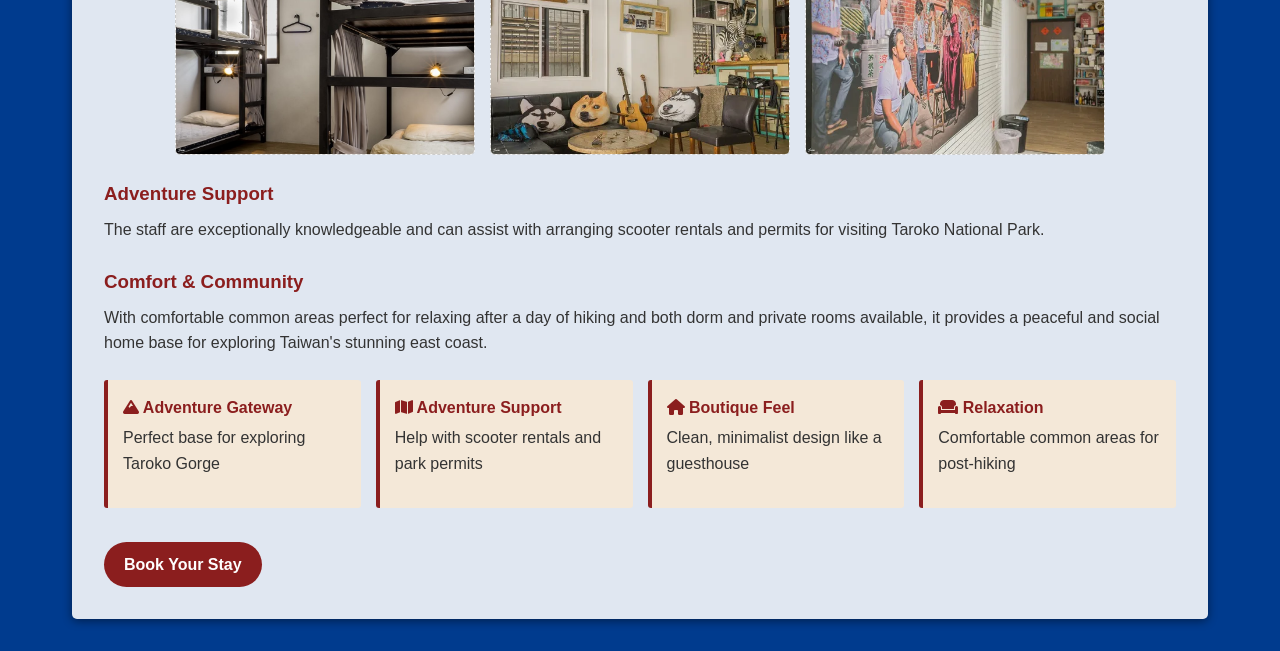
<file: budgetacc.html>
<!DOCTYPE html>
<html lang="en">
<head>
    <meta charset="UTF-8">
    <meta name="viewport" content="width=device-width, initial-scale=1.0">
    <title>Budget Accommodations in Taiwan</title>
    <style>
        * {
            margin: 0;
            padding: 0;
            box-sizing: border-box;
            font-family: 'Segoe UI', Tahoma, Geneva, Verdana, sans-serif;
        }
        
        body {
            line-height: 1.6;
            color: #333;
            background-color: #003B8E;
        }
        
        a {
            text-decoration: none;
            color: #0056b3;
        }
        
        .header {
            position: relative;
            height: 400px;
            overflow: hidden;
        }
        
        .header-image {
            width: 100%;
            height: 100%;
            object-fit: cover;
            filter: brightness(0.8);
        }
        
        .header-content {
            position: absolute;
            top: 50%;
            left: 50%;
            transform: translate(-50%, -50%);
            text-align: center;
            color: white;
            width: 80%;
        }
        
        .header-content h1 {
            font-size: 3rem;
            margin-bottom: 1rem;
            text-shadow: 2px 2px 4px rgba(0, 0, 0, 0.5);
        }
        
        .header-content p {
            font-size: 1.2rem;
            max-width: 900px;
            margin: 0 auto;
            text-shadow: 1px 1px 2px rgba(0, 0, 0, 0.5);
        }
        
        nav {
            background-color: #8B1E1E;
            top: 0;
            position: sticky;
            z-index: 100;
            text-align: center;
        }
        
        .nav-container {
            max-width: 1200px;
            display: flex;
            justify-content: center;
            align-items: center;
            padding: 0 10px;
            text-align: center;
        }
        
        .nav-links {
            display: flex;
            list-style: none;
        }
        
        .nav-links li {
            padding-top: 1rem;
            padding-bottom: 0;
            padding-left: 1rem;
            padding-right: 1rem;
            margin: 0;
        }
        
        .nav-links a {
            color: white;
            font-weight: 500;
            transition: 0.4s ease;
        }
        
        .nav-links a:hover {
            color: #ffcc00;
        }
        
        .container {
            max-width: 1200px;
            margin: 2rem auto;
            padding: 0 2rem;
        }
        
        section {
            background-color: rgba(255, 255, 255, 0.877);
            border-radius: 5px;
            box-shadow: 0 2px 10px rgba(1, 0, 6, 0.474);
            padding: 2rem;
            margin-bottom: 2rem;
            transition: transform 0.3s ease;
        }
        
        section:hover {
            transform: translateY(-5px);
        }
        
        h2 {
            color: #8B1E1E;
            margin-bottom: 1.5rem;
            padding-bottom: 0.5rem;
            border-bottom: 2px solid #ffcc00;
            display: flex;
            align-items: center;
        }
        
        h2 i {
            margin-right: 10px;
            font-size: 1.5rem;
        }
        
        h3 {
            color: #8B1E1E;
            margin: 1.5rem 0 0.5rem;
        }
        
        p {
            margin-bottom: 1rem;
        }
        
        ul, ol {
            margin-left: 1.5rem;
            margin-bottom: 1.5rem;
        }
        
        li {
            margin-bottom: 0.5rem;
        }
        
        .image-box {
            display: flex;
            flex-wrap: wrap;
            gap: 15px;
            margin: 1.5rem 0;
            justify-content: center;
        }
        
        .content-image {
            width: 100%;
            max-width: 300px;
            height: 200px;
            object-fit: cover;
            border-radius: 5px;
            transition: transform 0.3s ease;
            cursor: pointer;
            background-color: #f5f5f5;
            display: flex;
            align-items: center;
            justify-content: center;
            color: #888;
            font-style: italic;
            border: 1px dashed #ccc;
        }
        
        .content-image:hover {
            transform: scale(1.05);
        }
        
        .hotel-features {
            display: grid;
            grid-template-columns: repeat(auto-fill, minmax(250px, 1fr));
            gap: 15px;
            margin: 1.5rem 0;
        }
        
        .feature {
            background-color: #F4E8D8;
            padding: 15px;
            border-radius: 3px;
            border-left: 4px solid #8B1E1E;
        }
        
        .feature h4 {
            color: #8B1E1E;
            margin-bottom: 5px;
        }
        
        .highlight-box {
            background-color: #fff2df;
            border-left: 4px solid #feb54f;
            padding: 1.5rem;
            margin: 1.5rem 0;
            border-radius: 0 3px 3px 0;
        }

        .highlight-box p {
            margin-bottom: 0;
        }
        
        .location-tag {
            display: inline-block;
            background-color: #8B1E1E;
            color: white;
            padding: 5px 10px;
            border-radius: 20px;
            font-size: 0.85rem;
            margin-bottom: 10px;
        }
        
        .booking-btn {
            display: inline-block;
            background-color: #8B1E1E;
            color: white;
            padding: 10px 20px;
            border-radius: 30px;
            font-weight: 600;
            transition: background-color 0.3s ease;
            margin-top: 10px;
        }
        
        .booking-btn:hover {
            background-color: #6d1616;
        }
        
        @media (max-width: 768px) {
            .header-content h1 {
                font-size: 2.2rem;
            }
            
            .nav-container {
                flex-direction: column;
                padding: 1rem;
            }
            
            .nav-links {
                margin-top: 1rem;
                flex-wrap: wrap;
                justify-content: center;
            }
            
            .hotel-features {
                grid-template-columns: 1fr;
            }
        }

        @media (max-width: 1024px) {
            .image-box {
                justify-content: center;
            }
        }
    </style>
    <link rel="stylesheet" href="https://cdnjs.cloudflare.com/ajax/libs/font-awesome/6.4.0/css/all.min.css">
</head>
<body>
    
    <div class="header">
        <img src="budget.jpg" alt="Budget Hostel" class="header-image">
        <div class="header-content">
            <h1>Budget Accommodations in Taiwan</h1>
            <p>Discover affordable yet comfortable stays across Taiwan without compromising on quality and experience</p>
        </div>
    </div>

    <nav>
        <div class="nav-container">
            <ul class="nav-links">
                <li><a href="index.html">Home</a></li>
                <li><a href="#overview">Overview</a></li>
                <li><a href="#star-hostel">Star Hostel</a></li>
                <li><a href="#hotel-euphemia">Hotel Euphemia</a></li>
                <li><a href="#fullon-poshtel">Fullon Poshtel</a></li>
                <li><a href="#meander-hostel">Meander Hostel</a></li>
                <li><a href="#journey-hostel">Journey Hostel</a></li>
            </ul>
        </div>
    </nav>
    
    <div class="container">
        <section id="overview">
            <h2>Budget Accommodations in Taiwan</h2>
            <p>Taiwan offers excellent budget accommodation options that provide comfort, convenience, and unique experiences without breaking the bank. From world-class hostels to stylish budget hotels, these properties prove that affordability doesn't mean sacrificing quality or memorable stays.</p>
            
            <div class="highlight-box">
                <p><strong>Note:</strong> Each accommodation featured below offers excellent value, combining affordability with unique features, prime locations, and quality amenities. Whether you're a solo traveler, backpacker, or budget-conscious tourist, Taiwan's budget accommodations deliver comfortable and memorable stays.</p>
            </div>
        </section>

        <section id="star-hostel">
            <span class="location-tag"><i class="fas fa-map-marker-alt"></i> Taipei</span>
            <h2>Star Hostel Taipei Main Station</h2>
            <p>Often cited as one of the best hostels in the world, Star Hostel offers far more than a typical budget stay. Its prime location just a short walk from Taipei Main Station provides unparalleled access to trains, the MRT, and buses to every corner of the island.</p>
            
            <div class="image-box">
                <img src="starhostel.jpg" alt="Star Hostel" class="content-image">
                <img src="starhostel2.jpg" alt="Star Hostel" class="content-image">
                <img src="starhostel3.jpg" alt="Star Hostel" class="content-image">
            </div>
            
            <h3>Common Areas & Facilities</h3>
            <p>The hostel is renowned for its spacious, light-filled common area with large wooden tables, a shared kitchen, and a self-service laundry facility.</p>
            
            <h3>Accommodation Options</h3>
            <p>With a free simple breakfast, friendly and helpful staff, and both dormitory and private room options, it provides a social, clean, and incredibly convenient base for exploring Taipei.</p>
            
            <div class="hotel-features">
                <div class="feature">
                    <h4><i class="fas fa-map-marker-alt"></i> Location</h4>
                    <p>Prime location near Taipei Main Station</p>
                </div>
                <div class="feature">
                    <h4><i class="fas fa-utensils"></i> Amenities</h4>
                    <p>Free simple breakfast and self-service laundry</p>
                </div>
                <div class="feature">
                    <h4><i class="fas fa-users"></i> Social Atmosphere</h4>
                    <p>Spacious, light-filled common areas</p>
                </div>
                <div class="feature">
                    <h4><i class="fas fa-bed"></i> Room Options</h4>
                    <p>Both dormitory and private rooms available</p>
                </div>
            </div>
            
            <a href="https://www.klook.com/en-US/hotels/detail/271049-star-hostel-taipei-main-station/" target="_blank" class="booking-btn">Book Your Stay</a>
        </section>

        <section id="hotel-euphemia">
            <span class="location-tag"><i class="fas fa-map-marker-alt"></i> Taichung</span>
            <h2>Hotel Euphemia</h2>
            <p>Perfect for foodies, Hotel Euphemia is strategically located less than a kilometer from the famous Fengjia Night Market, one of Taiwan's largest and most vibrant.</p>
            
            <div class="image-box">
                <img src="euphemia.jpg" alt="Euphemia" class="content-image">
                <img src="euphemia2.jpeg" alt="Euphemia" class="content-image">
                <img src="euphemia3.jpeg" alt="Euphemia" class="content-image">
            </div>
            
            <h3>Modern Comfort</h3>
            <p>This modern hotel strikes a great balance between affordability and style, featuring an on-site bar and a fitness center.</p>
            
            <h3>Room Amenities</h3>
            <p>The rooms are clean, comfortable, and equipped with air conditioning and free WiFi.</p>
            
            <div class="hotel-features">
                <div class="feature">
                    <h4><i class="fas fa-utensils"></i> Foodie Paradise</h4>
                    <p>Walking distance to Fengjia Night Market</p>
                </div>
                <div class="feature">
                    <h4><i class="fas fa-dumbbell"></i> Facilities</h4>
                    <p>On-site bar and fitness center</p>
                </div>
                <div class="feature">
                    <h4><i class="fas fa-wifi"></i> Connectivity</h4>
                    <p>Free WiFi in all rooms</p>
                </div>
                <div class="feature">
                    <h4><i class="fas fa-snowflake"></i> Comfort</h4>
                    <p>Air-conditioned, clean and comfortable rooms</p>
                </div>
            </div>
            
            <a href="https://www.klook.com/en-US/hotels/detail/1319762-hotel-euphemia/" target="_blank" class="booking-btn">Book Your Stay</a>
        </section>

        <section id="fullon-poshtel">
            <span class="location-tag"><i class="fas fa-map-marker-alt"></i> Kaohsiung</span>
            <h2>Fullon Poshtel - Kaohsiung</h2>
            <p>Breaking the mold of a standard hostel, Fullon Poshtel in Kaohsiung's Qianjin District offers a "poshtel" experience. It blends the social and affordable aspects of a hostel with the amenities of a higher-end hotel.</p>
            
            <div class="image-box">
                <img src="fullonposhtel.jpg" alt="Fullon Poshtel" class="content-image">
                <img src="fullonposhtel2.jpg" alt="Fullon Poshtel" class="content-image">
                <img src="fullonposhtel3.jpg" alt="Fullon Poshtel" class="content-image">
            </div>
            
            <h3>Premium Facilities</h3>
            <p>Guests can enjoy a fitness centre, a restaurant, and a shared lounge, which are rare finds in budget accommodations.</p>
            
            <h3>Convenience & Style</h3>
            <p>With its modern design and convenient facilities like a concierge and tour desk, it serves as a perfect, stylish hub for exploring Kaohsiung's art centers, Pier-2 Art District, and Ruifeng Night Market.</p>
            
            <div class="hotel-features">
                <div class="feature">
                    <h4><i class="fas fa-crown"></i> Poshtel Concept</h4>
                    <p>Hostel affordability with hotel amenities</p>
                </div>
                <div class="feature">
                    <h4><i class="fas fa-dumbbell"></i> Premium Facilities</h4>
                    <p>Fitness center and restaurant on-site</p>
                </div>
                <div class="feature">
                    <h4><i class="fas fa-map"></i> Exploration Base</h4>
                    <p>Perfect for exploring Kaohsiung's attractions</p>
                </div>
                <div class="feature">
                    <h4><i class="fas fa-concierge-bell"></i> Services</h4>
                    <p>Concierge and tour desk available</p>
                </div>
            </div>
            
            <a href="https://www.klook.com/hotels/detail/1262782-fullon-poshtel--kaohsiung/" target="_blank" class="booking-btn">Book Your Stay</a>
        </section>

        <section id="meander-hostel">
            <span class="location-tag"><i class="fas fa-map-marker-alt"></i> Taipei</span>
            <h2>Meander Taipei Hostel</h2>
            <p>Situated in the heart of the bustling Ximending pedestrian shopping district, Meander Hostel is the go-to choice for travelers who want to be in the middle of the action. Ximending is packed with shops, street food stalls, theaters, and cafes.</p>
            
            <div class="image-box">
                <img src="meandertaipei.jpg" alt="Meander Taipei" class="content-image">
                <img src="meandertaipei2.jpg" alt="Meander Taipei" class="content-image">
                <img src="meandertaipei3.jpg" alt="Meander Taipei" class="content-image">
            </div>
            
            <h3>Vibrant Atmosphere</h3>
            <p>The hostel itself is modern, secure, and features a vibrant common area that makes it easy to meet other travelers.</p>
            
            <h3>Accommodation & Services</h3>
            <p>They offer both dorms and private rooms, along with helpful services like luggage storage and a shared kitchen. It's the perfect spot for young travelers looking for an energetic and central Taipei experience.</p>
            
            <div class="hotel-features">
                <div class="feature">
                    <h4><i class="fas fa-map-marker-alt"></i> Prime Location</h4>
                    <p>Heart of Ximending shopping district</p>
                </div>
                <div class="feature">
                    <h4><i class="fas fa-users"></i> Social Vibe</h4>
                    <p>Vibrant common area for meeting travelers</p>
                </div>
                <div class="feature">
                    <h4><i class="fas fa-suitcase"></i> Services</h4>
                    <p>Luggage storage and shared kitchen</p>
                </div>
                <div class="feature">
                    <h4><i class="fas fa-bed"></i> Room Options</h4>
                    <p>Both dorms and private rooms available</p>
                </div>
            </div>
            
            <a href="https://www.klook.com/en-US/hotels/detail/233515-meander-taipei-hostel--ximending/" target="_blank" class="booking-btn">Book Your Stay</a>
        </section>

        <section id="journey-hostel">
            <span class="location-tag"><i class="fas fa-map-marker-alt"></i> Hualien</span>
            <h2>Journey Hostel Hualien</h2>
            <p>For adventurers using Hualien as a gateway to the breathtaking Taroko Gorge, Journey Hostel is a top-tier choice. More like a boutique guesthouse than a simple hostel, it boasts a clean, minimalist design and a warm, welcoming atmosphere.</p>
            
            <div class="image-box">
                <img src="journeyhostel.jpg" alt="Journey Hostel" class="content-image">
                <img src="journeyhostel2.webp" alt="Journey Hostel" class="content-image">
                <img src="journeyhostel3.webp" alt="Journey Hostel" class="content-image">
            </div>
            
            <h3>Adventure Support</h3>
            <p>The staff are exceptionally knowledgeable and can assist with arranging scooter rentals and permits for visiting Taroko National Park.</p>
            
            <h3>Comfort & Community</h3>
            <p>With comfortable common areas perfect for relaxing after a day of hiking and both dorm and private rooms available, it provides a peaceful and social home base for exploring Taiwan's stunning east coast.</p>
            
            <div class="hotel-features">
                <div class="feature">
                    <h4><i class="fas fa-mountain"></i> Adventure Gateway</h4>
                    <p>Perfect base for exploring Taroko Gorge</p>
                </div>
                <div class="feature">
                    <h4><i class="fas fa-map"></i> Adventure Support</h4>
                    <p>Help with scooter rentals and park permits</p>
                </div>
                <div class="feature">
                    <h4><i class="fas fa-home"></i> Boutique Feel</h4>
                    <p>Clean, minimalist design like a guesthouse</p>
                </div>
                <div class="feature">
                    <h4><i class="fas fa-couch"></i> Relaxation</h4>
                    <p>Comfortable common areas for post-hiking</p>
                </div>
            </div>
            
            <a href="https://www.klook.com/en-SG/hotels/detail/354803-journey-hostel--bar/" target="_blank" class="booking-btn">Book Your Stay</a>
        </section>
    </div>
</body>
</html>
</file>
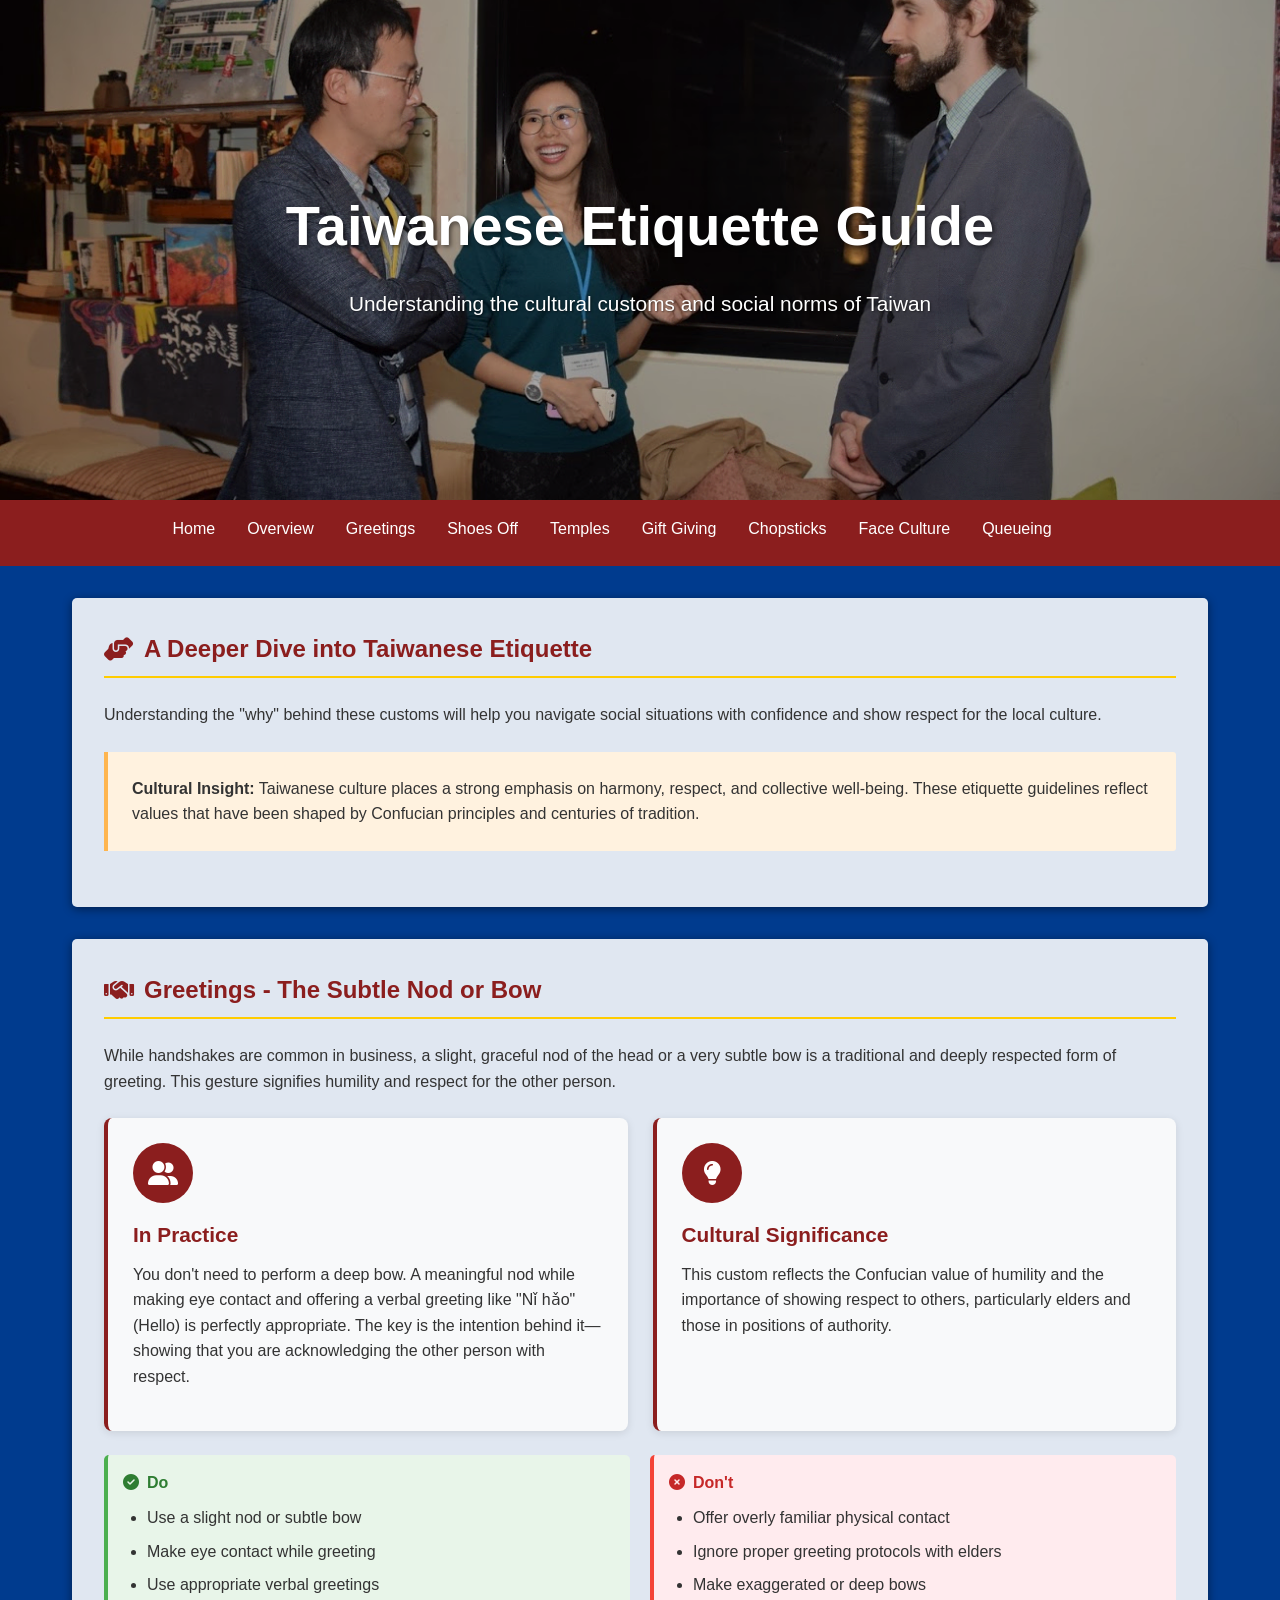
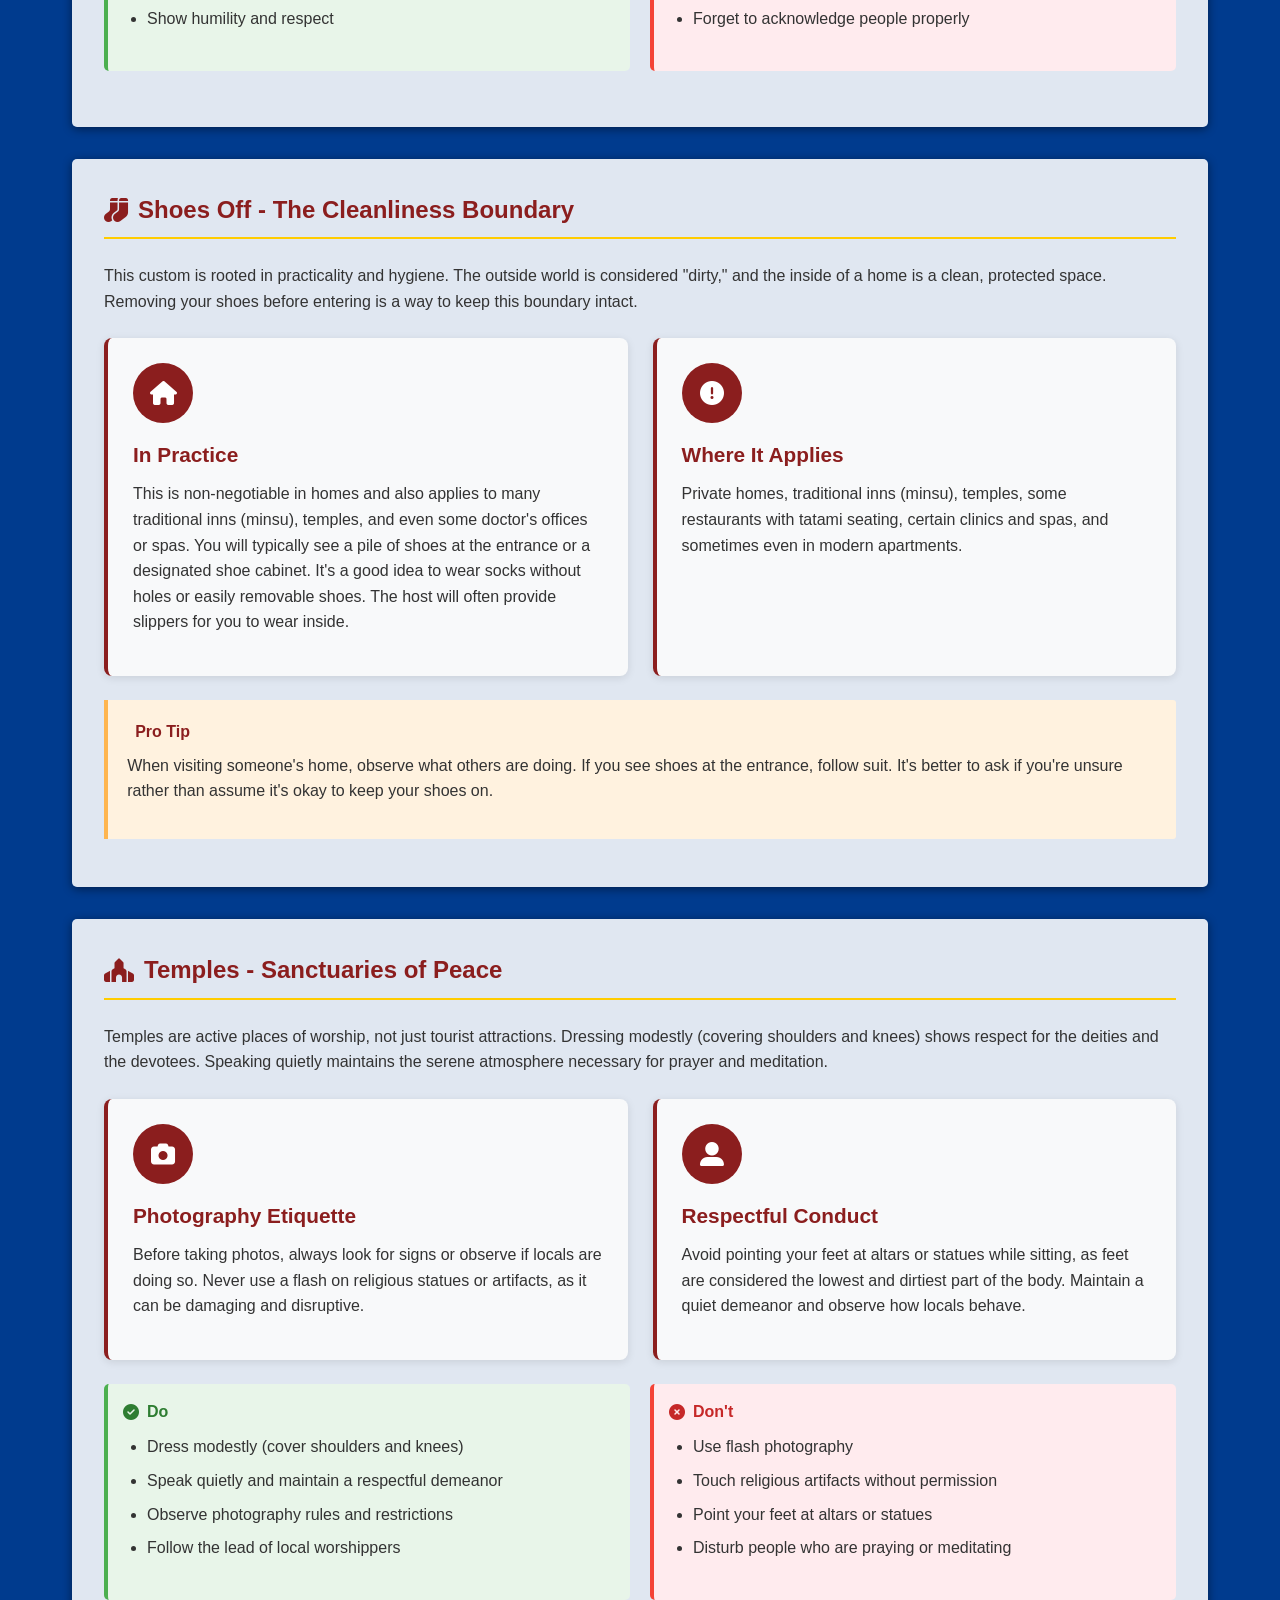
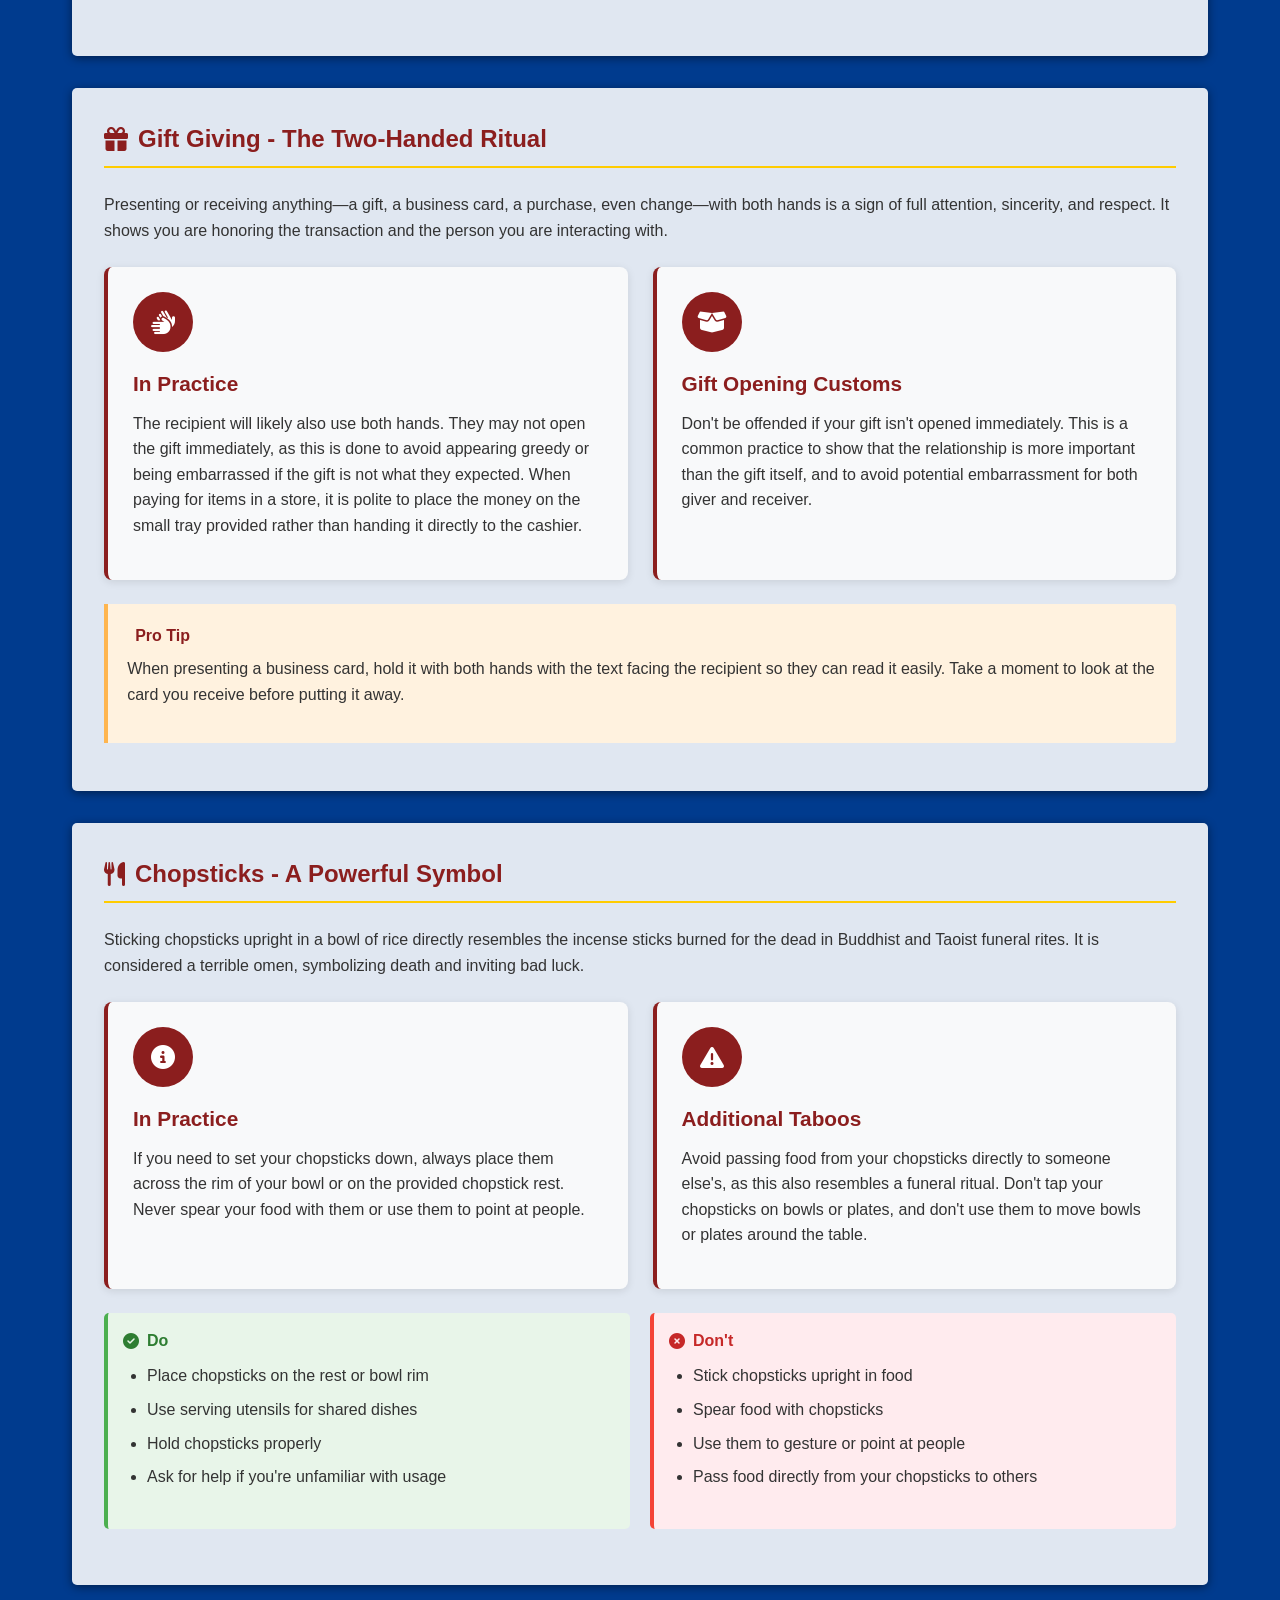
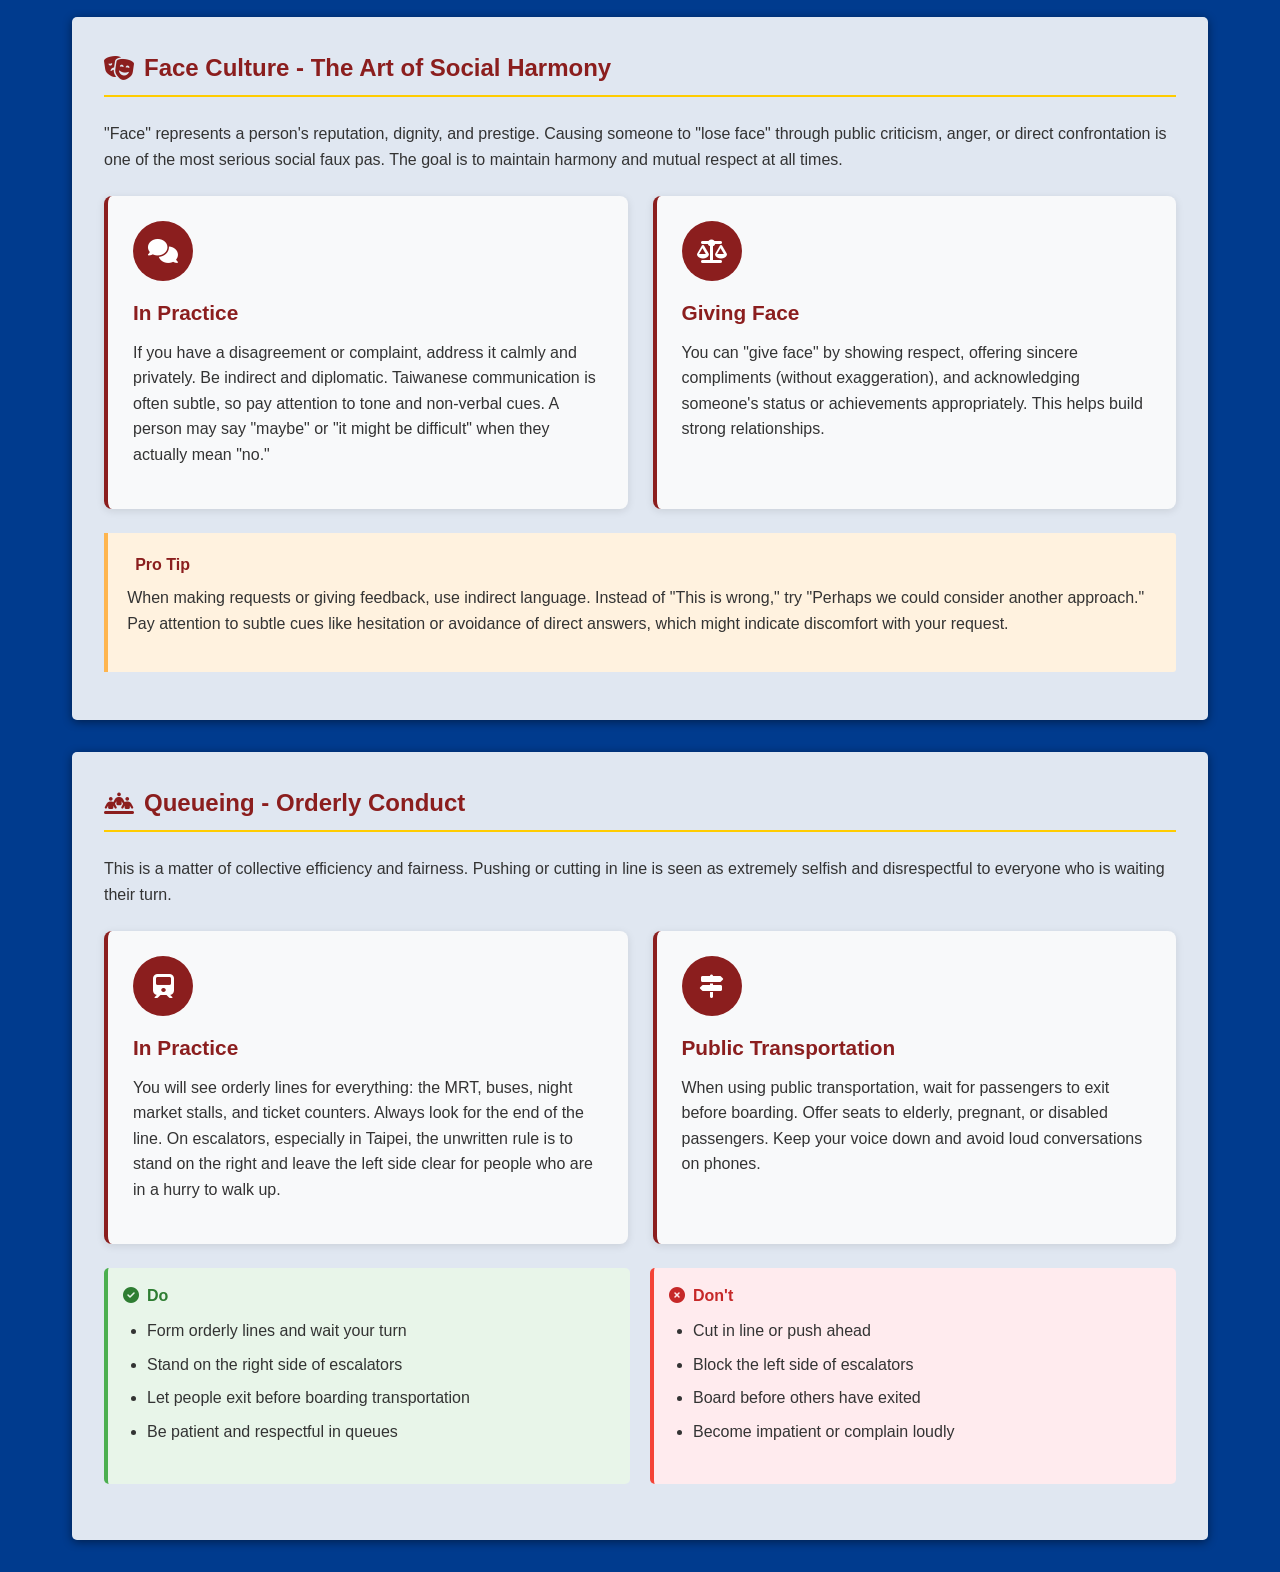
<file: ethic.html>
<!DOCTYPE html>
<html lang="en">
<head>
    <meta charset="UTF-8">
    <meta name="viewport" content="width=device-width, initial-scale=1.0">
    <title>Taiwanese Etiquette Guide</title>
    <style>
        * {
            margin: 0;
            padding: 0;
            box-sizing: border-box;
            font-family: 'Segoe UI', Tahoma, Geneva, Verdana, sans-serif;
        }
        
        body {
            line-height: 1.6;
            color: #333;
            background-color: #003B8E;
        }
        
        a {
            text-decoration: none;
            color: #0056b3;
        }
        
        .header {
            position: relative;
            height: 500px;
            overflow: hidden;
        }
        
        .header-image {
            width: 100%;
            height: 100%;
            object-fit: cover;
            filter: brightness(0.7);
        }
        
        .header-content {
            position: absolute;
            top: 50%;
            left: 50%;
            transform: translate(-50%, -50%);
            text-align: center;
            color: white;
            width: 80%;
        }
        
        .header-content h1 {
            font-size: 3.5rem;
            margin-bottom: 1rem;
            text-shadow: 2px 2px 4px rgba(0, 0, 0, 0.5);
        }
        
        .header-content p {
            font-size: 1.3rem;
            max-width: 900px;
            margin: 0 auto;
            text-shadow: 1px 1px 2px rgba(0, 0, 0, 0.5);
        }
        
        nav {
            background-color: #8B1E1E;
            top: 0;
            position: sticky;
            z-index: 100;
            text-align: center;
        }
        
        .nav-container {
            max-width: 1200px;
            display: flex;
            justify-content: center;
            align-items: center;
            padding: 0 10px;
            text-align: center;
        }
        
        .nav-links {
            display: flex;
            list-style: none;
        }
        
        .nav-links li {
            padding-top: 1rem;
            padding-bottom: 0;
            padding-left: 1rem;
            padding-right: 1rem;
            margin: 0;
        }
        
        .nav-links a {
            color: white;
            font-weight: 500;
            transition: 0.4s ease;
        }
        
        .nav-links a:hover {
            color: #ffcc00;
        }
        
        .container {
            max-width: 1200px;
            margin: 2rem auto;
            padding: 0 2rem;
        }
        
        section {
            background-color: rgba(255, 255, 255, 0.877);
            border-radius: 5px;
            box-shadow: 0 2px 10px rgba(1, 0, 6, 0.474);
            padding: 2rem;
            margin-bottom: 2rem;
            transition: transform 0.3s ease;
        }
        
        section:hover {
            transform: translateY(-5px);
        }
        
        h2 {
            color: #8B1E1E;
            margin-bottom: 1.5rem;
            padding-bottom: 0.5rem;
            border-bottom: 2px solid #ffcc00;
            display: flex;
            align-items: center;
        }
        
        h2 i {
            margin-right: 10px;
            font-size: 1.5rem;
        }
        
        h3 {
            color: #8B1E1E;
            margin: 1.5rem 0 0.5rem;
        }
        
        p {
            margin-bottom: 1rem;
        }
        
        ul, ol {
            margin-left: 1.5rem;
            margin-bottom: 1.5rem;
        }
        
        li {
            margin-bottom: 0.5rem;
        }
        
        .etiquette-grid {
            display: grid;
            grid-template-columns: repeat(auto-fill, minmax(350px, 1fr));
            gap: 25px;
            margin: 1.5rem 0;
        }
        
        .etiquette-card {
            background-color: #f8f9fa;
            border-radius: 8px;
            padding: 25px;
            box-shadow: 0 2px 8px rgba(0, 0, 0, 0.1);
            transition: transform 0.3s ease;
            border-left: 4px solid #8B1E1E;
            display: flex;
            flex-direction: column;
        }
        
        .etiquette-card:hover {
            transform: translateY(-5px);
        }
        
        .etiquette-icon {
            width: 60px;
            height: 60px;
            border-radius: 50%;
            background-color: #8B1E1E;
            display: flex;
            align-items: center;
            justify-content: center;
            margin-bottom: 15px;
            color: white;
            font-size: 1.5rem;
        }
        
        .etiquette-title {
            font-weight: 600;
            color: #8B1E1E;
            font-size: 1.3rem;
            margin-bottom: 10px;
        }
        
        .practice-box {
            background-color: #fff2df;
            border-left: 4px solid #feb54f;
            padding: 1.2rem;
            margin: 1rem 0;
            border-radius: 0 3px 3px 0;
            flex-grow: 1;
        }

        .practice-box h4 {
            color: #8B1E1E;
            margin-bottom: 8px;
            display: flex;
            align-items: center;
        }
        
        .practice-box h4 i {
            margin-right: 8px;
        }
        
        .highlight-box {
            background-color: #fff2df;
            border-left: 4px solid #feb54f;
            padding: 1.5rem;
            margin: 1.5rem 0;
            border-radius: 0 3px 3px 0;
        }

        .highlight-box p {
            margin-bottom: 0;
        }
        
        .do-dont-container {
            display: flex;
            gap: 20px;
            margin: 1.5rem 0;
        }
        
        .do-box, .dont-box {
            flex: 1;
            padding: 15px;
            border-radius: 5px;
        }
        
        .do-box {
            background-color: #e8f5e9;
            border-left: 4px solid #4CAF50;
        }
        
        .dont-box {
            background-color: #ffebee;
            border-left: 4px solid #f44336;
        }
        
        .do-box h4, .dont-box h4 {
            display: flex;
            align-items: center;
            margin-bottom: 10px;
        }
        
        .do-box h4 {
            color: #2e7d32;
        }
        
        .dont-box h4 {
            color: #c62828;
        }
        
        .do-box h4 i, .dont-box h4 i {
            margin-right: 8px;
        }
        
        @media (max-width: 768px) {
            .header-content h1 {
                font-size: 2.2rem;
            }
            
            .nav-container {
                flex-direction: column;
                padding: 1rem;
            }
            
            .nav-links {
                margin-top: 1rem;
                flex-wrap: wrap;
                justify-content: center;
            }
            
            .etiquette-grid {
                grid-template-columns: 1fr;
            }
            
            .do-dont-container {
                flex-direction: column;
            }
        }

        @media (max-width: 1024px) {
            .etiquette-grid {
                grid-template-columns: repeat(auto-fill, minmax(300px, 1fr));
            }
        }
    </style>
    <link rel="stylesheet" href="https://cdnjs.cloudflare.com/ajax/libs/font-awesome/6.4.0/css/all.min.css">
</head>
<body>
    
    <div class="header">
        <img src="ethic.png" alt="People Talking" class="header-image">
        <div class="header-content">
            <h1>Taiwanese Etiquette Guide</h1>
            <p>Understanding the cultural customs and social norms of Taiwan</p>
        </div>
    </div>

    <nav>
        <div class="nav-container">
            <ul class="nav-links">
                <li><a href="index.html">Home</a></li>
                <li><a href="#overview">Overview</a></li>
                <li><a href="#greetings">Greetings</a></li>
                <li><a href="#shoes">Shoes Off</a></li>
                <li><a href="#temples">Temples</a></li>
                <li><a href="#gifts">Gift Giving</a></li>
                <li><a href="#chopsticks">Chopsticks</a></li>
                <li><a href="#face">Face Culture</a></li>
                <li><a href="#queueing">Queueing</a></li>
            </ul>
        </div>
    </nav>
    
    <div class="container">
        <!-- Overview -->
        <section id="overview">
            <h2><i class="fas fa-hands-helping"></i> A Deeper Dive into Taiwanese Etiquette</h2>
            <p>Understanding the "why" behind these customs will help you navigate social situations with confidence and show respect for the local culture.</p>
            
            <div class="highlight-box">
                <p><strong>Cultural Insight:</strong> Taiwanese culture places a strong emphasis on harmony, respect, and collective well-being. These etiquette guidelines reflect values that have been shaped by Confucian principles and centuries of tradition.</p>
            </div>
        </section>

        <!-- Greetings -->
        <section id="greetings">
            <h2><i class="fas fa-handshake"></i> Greetings - The Subtle Nod or Bow</h2>
            <p>While handshakes are common in business, a slight, graceful nod of the head or a very subtle bow is a traditional and deeply respected form of greeting. This gesture signifies humility and respect for the other person.</p>
            
            <div class="etiquette-grid">
                <div class="etiquette-card">
                    <div class="etiquette-icon">
                        <i class="fas fa-user-friends"></i>
                    </div>
                    <div class="etiquette-title">In Practice</div>
                    <p>You don't need to perform a deep bow. A meaningful nod while making eye contact and offering a verbal greeting like "Nǐ hǎo" (Hello) is perfectly appropriate. The key is the intention behind it—showing that you are acknowledging the other person with respect.</p>
                </div>
                
                <div class="etiquette-card">
                    <div class="etiquette-icon">
                        <i class="fas fa-lightbulb"></i>
                    </div>
                    <div class="etiquette-title">Cultural Significance</div>
                    <p>This custom reflects the Confucian value of humility and the importance of showing respect to others, particularly elders and those in positions of authority.</p>
                </div>
            </div>
            
            <div class="do-dont-container">
                <div class="do-box">
                    <h4><i class="fas fa-check-circle"></i> Do</h4>
                    <ul>
                        <li>Use a slight nod or subtle bow</li>
                        <li>Make eye contact while greeting</li>
                        <li>Use appropriate verbal greetings</li>
                        <li>Show humility and respect</li>
                    </ul>
                </div>
                <div class="dont-box">
                    <h4><i class="fas fa-times-circle"></i> Don't</h4>
                    <ul>
                        <li>Offer overly familiar physical contact</li>
                        <li>Ignore proper greeting protocols with elders</li>
                        <li>Make exaggerated or deep bows</li>
                        <li>Forget to acknowledge people properly</li>
                    </ul>
                </div>
            </div>
        </section>

        <!-- Shoes Off -->
        <section id="shoes">
            <h2><i class="fas fa-socks"></i> Shoes Off - The Cleanliness Boundary</h2>
            <p>This custom is rooted in practicality and hygiene. The outside world is considered "dirty," and the inside of a home is a clean, protected space. Removing your shoes before entering is a way to keep this boundary intact.</p>
            
            <div class="etiquette-grid">
                <div class="etiquette-card">
                    <div class="etiquette-icon">
                        <i class="fas fa-home"></i>
                    </div>
                    <div class="etiquette-title">In Practice</div>
                    <p>This is non-negotiable in homes and also applies to many traditional inns (minsu), temples, and even some doctor's offices or spas. You will typically see a pile of shoes at the entrance or a designated shoe cabinet. It's a good idea to wear socks without holes or easily removable shoes. The host will often provide slippers for you to wear inside.</p>
                </div>
                
                <div class="etiquette-card">
                    <div class="etiquette-icon">
                        <i class="fas fa-exclamation-circle"></i>
                    </div>
                    <div class="etiquette-title">Where It Applies</div>
                    <p>Private homes, traditional inns (minsu), temples, some restaurants with tatami seating, certain clinics and spas, and sometimes even in modern apartments.</p>
                </div>
            </div>
            
            <div class="practice-box">
                <h4><i class="fas fa-tips"></i> Pro Tip</h4>
                <p>When visiting someone's home, observe what others are doing. If you see shoes at the entrance, follow suit. It's better to ask if you're unsure rather than assume it's okay to keep your shoes on.</p>
            </div>
        </section>

        <!-- Temples -->
        <section id="temples">
            <h2><i class="fas fa-place-of-worship"></i> Temples - Sanctuaries of Peace</h2>
            <p>Temples are active places of worship, not just tourist attractions. Dressing modestly (covering shoulders and knees) shows respect for the deities and the devotees. Speaking quietly maintains the serene atmosphere necessary for prayer and meditation.</p>
            
            <div class="etiquette-grid">
                <div class="etiquette-card">
                    <div class="etiquette-icon">
                        <i class="fas fa-camera"></i>
                    </div>
                    <div class="etiquette-title">Photography Etiquette</div>
                    <p>Before taking photos, always look for signs or observe if locals are doing so. Never use a flash on religious statues or artifacts, as it can be damaging and disruptive.</p>
                </div>
                
                <div class="etiquette-card">
                    <div class="etiquette-icon">
                        <i class="fas fa-user-alt"></i>
                    </div>
                    <div class="etiquette-title">Respectful Conduct</div>
                    <p>Avoid pointing your feet at altars or statues while sitting, as feet are considered the lowest and dirtiest part of the body. Maintain a quiet demeanor and observe how locals behave.</p>
                </div>
            </div>
            
            <div class="do-dont-container">
                <div class="do-box">
                    <h4><i class="fas fa-check-circle"></i> Do</h4>
                    <ul>
                        <li>Dress modestly (cover shoulders and knees)</li>
                        <li>Speak quietly and maintain a respectful demeanor</li>
                        <li>Observe photography rules and restrictions</li>
                        <li>Follow the lead of local worshippers</li>
                    </ul>
                </div>
                <div class="dont-box">
                    <h4><i class="fas fa-times-circle"></i> Don't</h4>
                    <ul>
                        <li>Use flash photography</li>
                        <li>Touch religious artifacts without permission</li>
                        <li>Point your feet at altars or statues</li>
                        <li>Disturb people who are praying or meditating</li>
                    </ul>
                </div>
            </div>
        </section>

        <!-- Gift Giving -->
        <section id="gifts">
            <h2><i class="fas fa-gift"></i> Gift Giving - The Two-Handed Ritual</h2>
            <p>Presenting or receiving anything—a gift, a business card, a purchase, even change—with both hands is a sign of full attention, sincerity, and respect. It shows you are honoring the transaction and the person you are interacting with.</p>
            
            <div class="etiquette-grid">
                <div class="etiquette-card">
                    <div class="etiquette-icon">
                        <i class="fas fa-hands"></i>
                    </div>
                    <div class="etiquette-title">In Practice</div>
                    <p>The recipient will likely also use both hands. They may not open the gift immediately, as this is done to avoid appearing greedy or being embarrassed if the gift is not what they expected. When paying for items in a store, it is polite to place the money on the small tray provided rather than handing it directly to the cashier.</p>
                </div>
                
                <div class="etiquette-card">
                    <div class="etiquette-icon">
                        <i class="fas fa-box-open"></i>
                    </div>
                    <div class="etiquette-title">Gift Opening Customs</div>
                    <p>Don't be offended if your gift isn't opened immediately. This is a common practice to show that the relationship is more important than the gift itself, and to avoid potential embarrassment for both giver and receiver.</p>
                </div>
            </div>
            
            <div class="practice-box">
                <h4><i class="fas fa-tips"></i> Pro Tip</h4>
                <p>When presenting a business card, hold it with both hands with the text facing the recipient so they can read it easily. Take a moment to look at the card you receive before putting it away.</p>
            </div>
        </section>

        <!-- Chopsticks -->
        <section id="chopsticks">
            <h2><i class="fas fa-utensils"></i> Chopsticks - A Powerful Symbol</h2>
            <p>Sticking chopsticks upright in a bowl of rice directly resembles the incense sticks burned for the dead in Buddhist and Taoist funeral rites. It is considered a terrible omen, symbolizing death and inviting bad luck.</p>
            
            <div class="etiquette-grid">
                <div class="etiquette-card">
                    <div class="etiquette-icon">
                        <i class="fas fa-info-circle"></i>
                    </div>
                    <div class="etiquette-title">In Practice</div>
                    <p>If you need to set your chopsticks down, always place them across the rim of your bowl or on the provided chopstick rest. Never spear your food with them or use them to point at people.</p>
                </div>
                
                <div class="etiquette-card">
                    <div class="etiquette-icon">
                        <i class="fas fa-exclamation-triangle"></i>
                    </div>
                    <div class="etiquette-title">Additional Taboos</div>
                    <p>Avoid passing food from your chopsticks directly to someone else's, as this also resembles a funeral ritual. Don't tap your chopsticks on bowls or plates, and don't use them to move bowls or plates around the table.</p>
                </div>
            </div>
            
            <div class="do-dont-container">
                <div class="do-box">
                    <h4><i class="fas fa-check-circle"></i> Do</h4>
                    <ul>
                        <li>Place chopsticks on the rest or bowl rim</li>
                        <li>Use serving utensils for shared dishes</li>
                        <li>Hold chopsticks properly</li>
                        <li>Ask for help if you're unfamiliar with usage</li>
                    </ul>
                </div>
                <div class="dont-box">
                    <h4><i class="fas fa-times-circle"></i> Don't</h4>
                    <ul>
                        <li>Stick chopsticks upright in food</li>
                        <li>Spear food with chopsticks</li>
                        <li>Use them to gesture or point at people</li>
                        <li>Pass food directly from your chopsticks to others</li>
                    </ul>
                </div>
            </div>
        </section>

        <!-- Face Culture -->
        <section id="face">
            <h2><i class="fas fa-theater-masks"></i> Face Culture - The Art of Social Harmony</h2>
            <p>"Face" represents a person's reputation, dignity, and prestige. Causing someone to "lose face" through public criticism, anger, or direct confrontation is one of the most serious social faux pas. The goal is to maintain harmony and mutual respect at all times.</p>
            
            <div class="etiquette-grid">
                <div class="etiquette-card">
                    <div class="etiquette-icon">
                        <i class="fas fa-comments"></i>
                    </div>
                    <div class="etiquette-title">In Practice</div>
                    <p>If you have a disagreement or complaint, address it calmly and privately. Be indirect and diplomatic. Taiwanese communication is often subtle, so pay attention to tone and non-verbal cues. A person may say "maybe" or "it might be difficult" when they actually mean "no."</p>
                </div>
                
                <div class="etiquette-card">
                    <div class="etiquette-icon">
                        <i class="fas fa-balance-scale"></i>
                    </div>
                    <div class="etiquette-title">Giving Face</div>
                    <p>You can "give face" by showing respect, offering sincere compliments (without exaggeration), and acknowledging someone's status or achievements appropriately. This helps build strong relationships.</p>
                </div>
            </div>
            
            <div class="practice-box">
                <h4><i class="fas fa-tips"></i> Pro Tip</h4>
                <p>When making requests or giving feedback, use indirect language. Instead of "This is wrong," try "Perhaps we could consider another approach." Pay attention to subtle cues like hesitation or avoidance of direct answers, which might indicate discomfort with your request.</p>
            </div>
        </section>

        <!-- Queueing -->
        <section id="queueing">
            <h2><i class="fas fa-people-line"></i> Queueing - Orderly Conduct</h2>
            <p>This is a matter of collective efficiency and fairness. Pushing or cutting in line is seen as extremely selfish and disrespectful to everyone who is waiting their turn.</p>
            
            <div class="etiquette-grid">
                <div class="etiquette-card">
                    <div class="etiquette-icon">
                        <i class="fas fa-train"></i>
                    </div>
                    <div class="etiquette-title">In Practice</div>
                    <p>You will see orderly lines for everything: the MRT, buses, night market stalls, and ticket counters. Always look for the end of the line. On escalators, especially in Taipei, the unwritten rule is to stand on the right and leave the left side clear for people who are in a hurry to walk up.</p>
                </div>
                
                <div class="etiquette-card">
                    <div class="etiquette-icon">
                        <i class="fas fa-map-signs"></i>
                    </div>
                    <div class="etiquette-title">Public Transportation</div>
                    <p>When using public transportation, wait for passengers to exit before boarding. Offer seats to elderly, pregnant, or disabled passengers. Keep your voice down and avoid loud conversations on phones.</p>
                </div>
            </div>
            
            <div class="do-dont-container">
                <div class="do-box">
                    <h4><i class="fas fa-check-circle"></i> Do</h4>
                    <ul>
                        <li>Form orderly lines and wait your turn</li>
                        <li>Stand on the right side of escalators</li>
                        <li>Let people exit before boarding transportation</li>
                        <li>Be patient and respectful in queues</li>
                    </ul>
                </div>
                <div class="dont-box">
                    <h4><i class="fas fa-times-circle"></i> Don't</h4>
                    <ul>
                        <li>Cut in line or push ahead</li>
                        <li>Block the left side of escalators</li>
                        <li>Board before others have exited</li>
                        <li>Become impatient or complain loudly</li>
                    </ul>
                </div>
            </div>
        </section>
    </div>
</body>
</html>
</file>
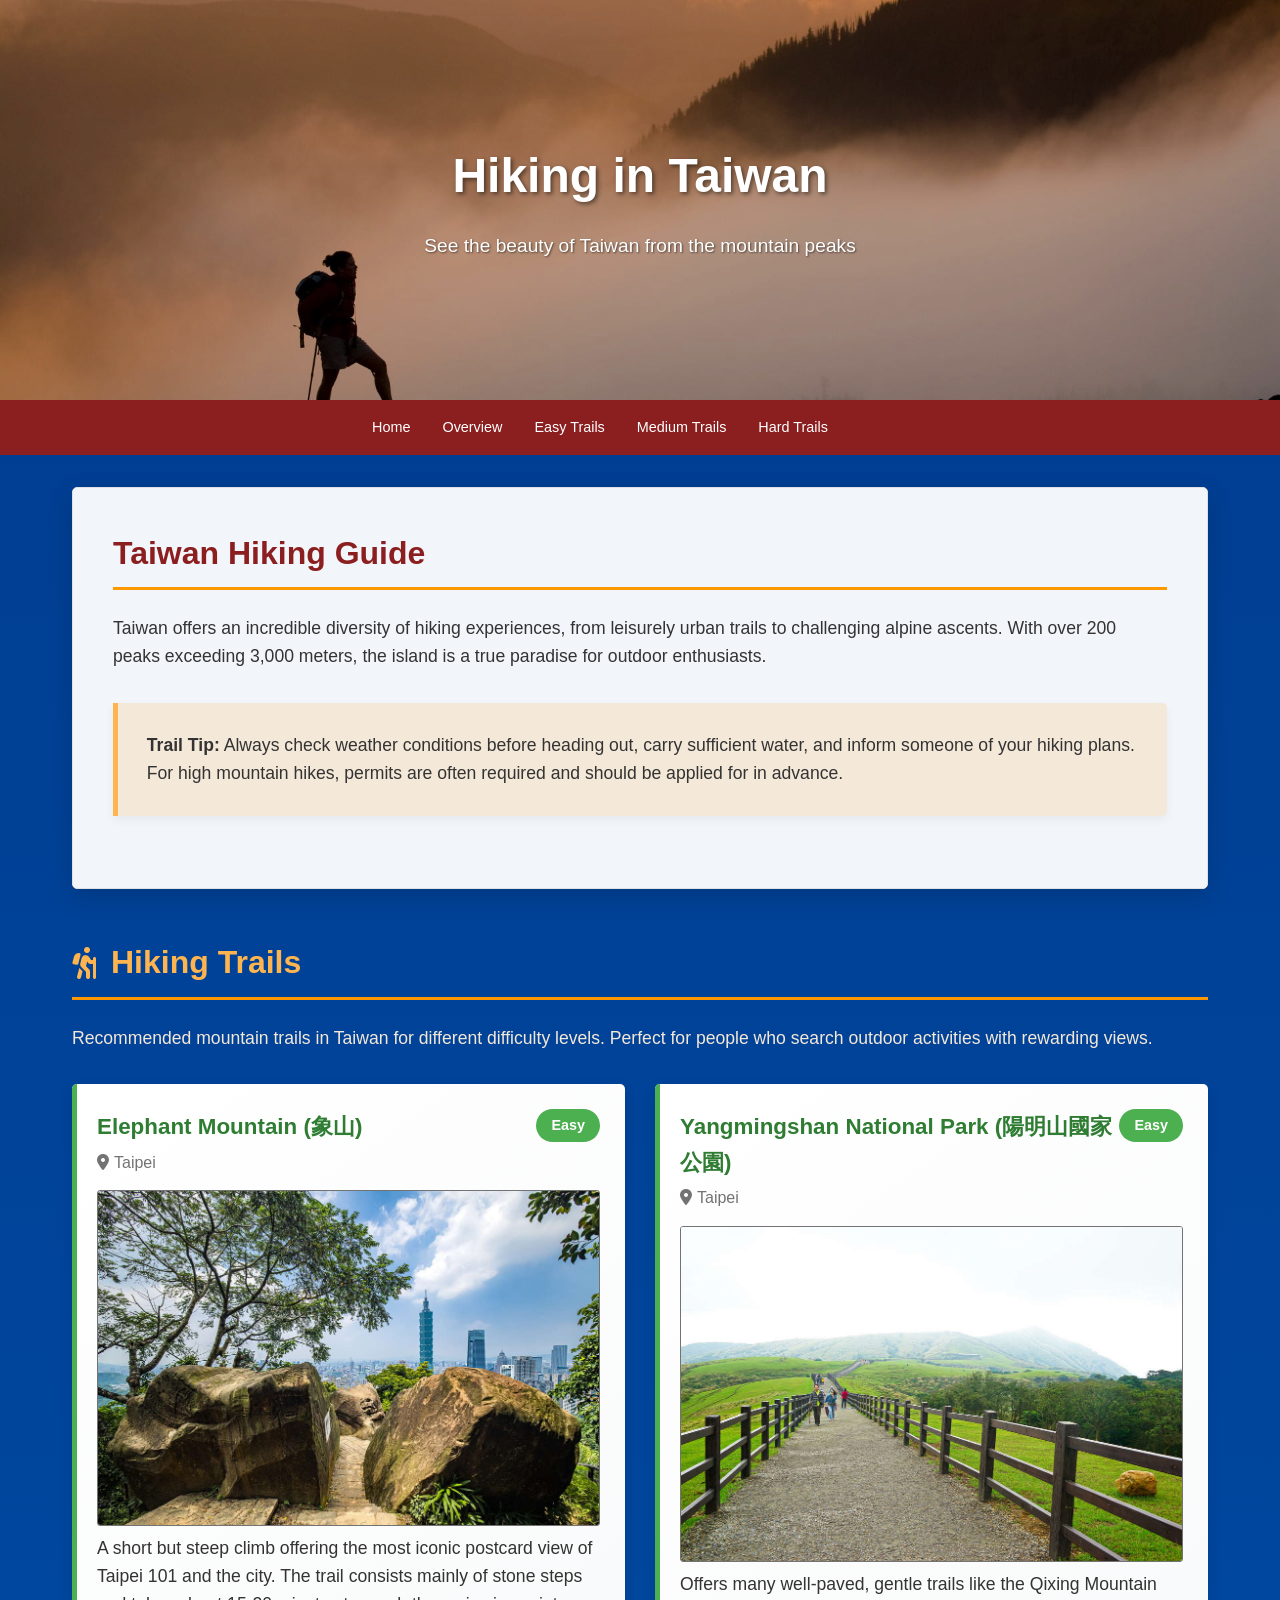
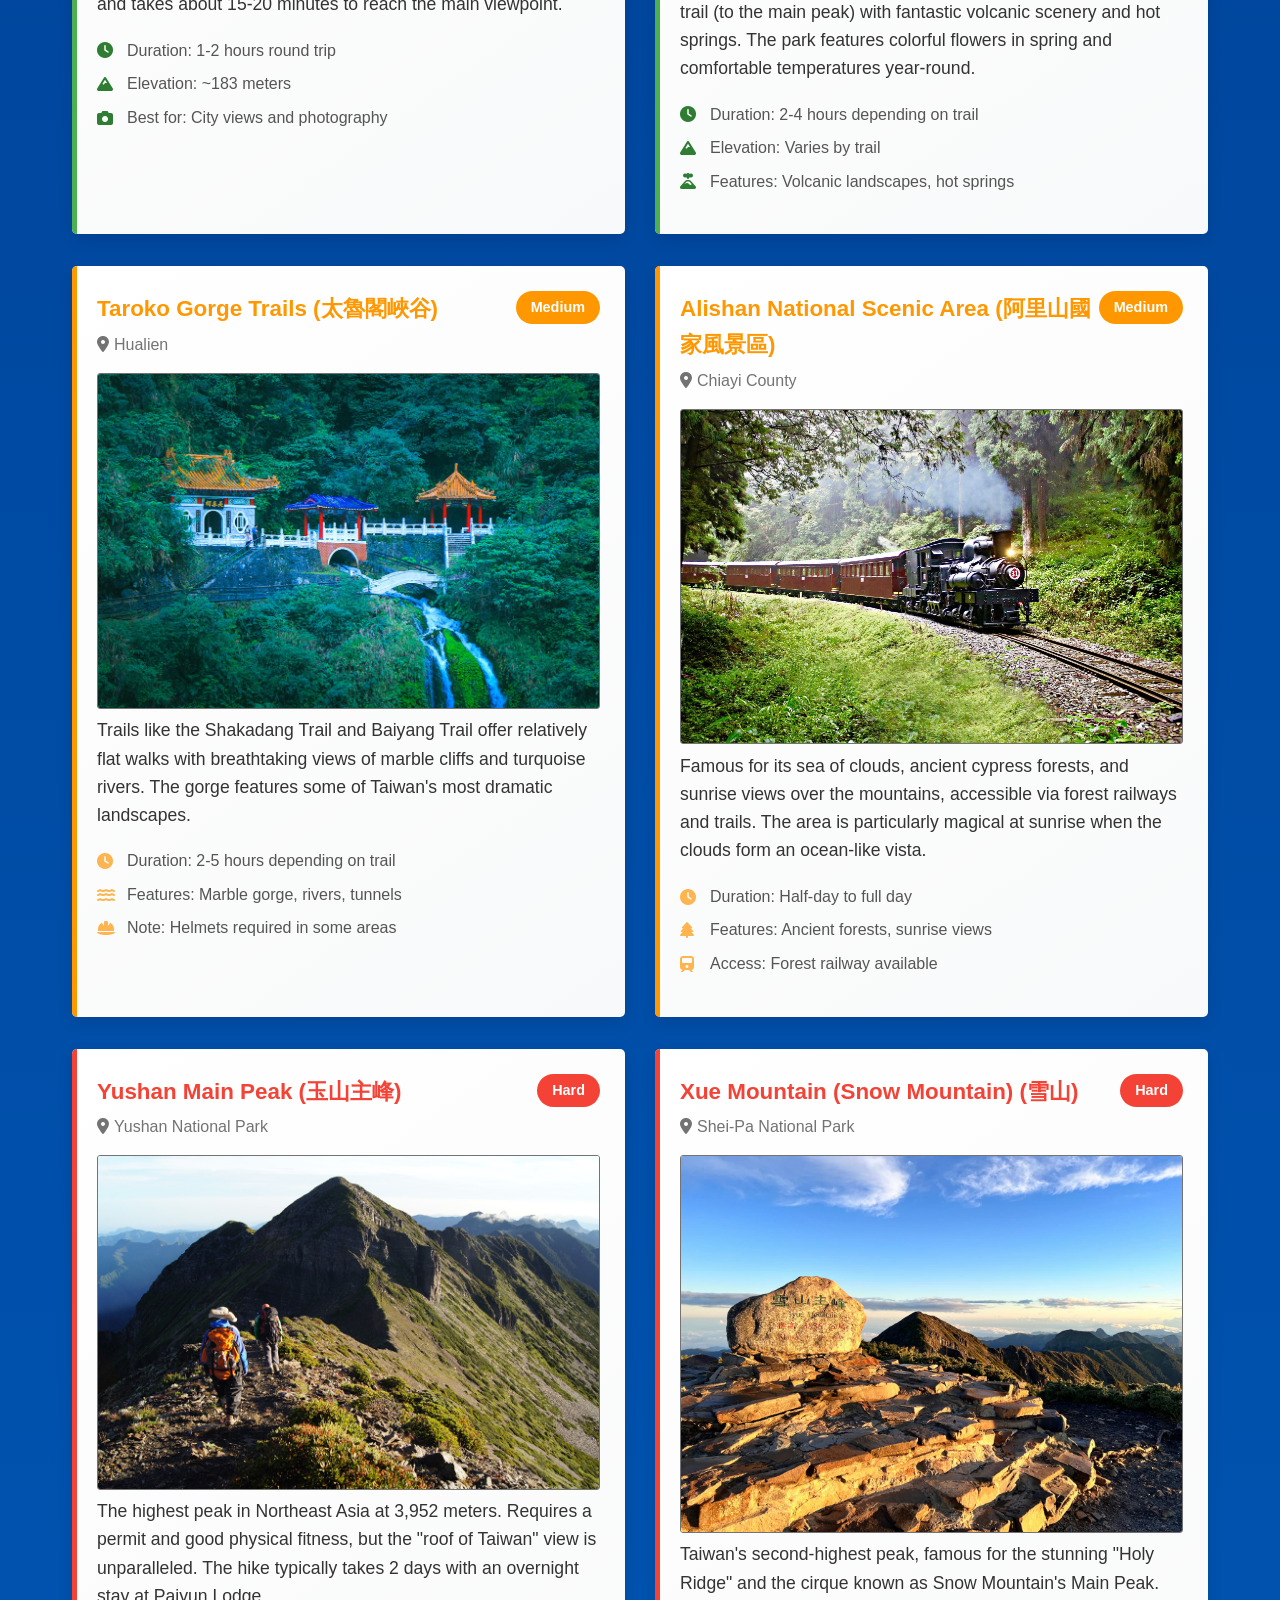
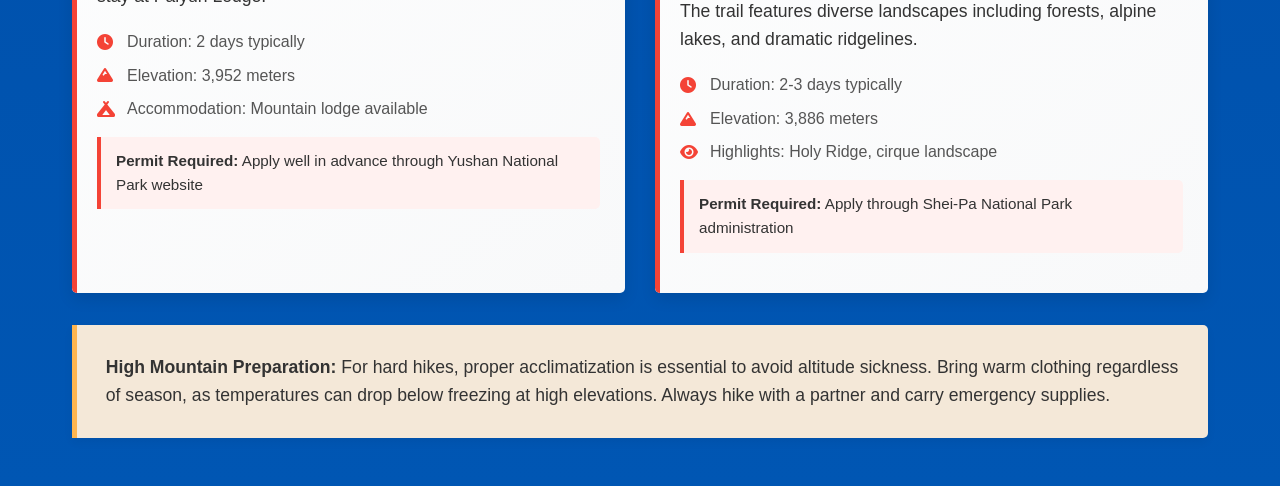
<file: hiking.html>
<!DOCTYPE html>
<html lang="en">
<head>
    <meta charset="UTF-8">
    <meta name="viewport" content="width=device-width, initial-scale=1.0">
    <title>Taiwan Hiking Guide</title>
    <style>
        * {
            margin: 0;
            padding: 0;
            box-sizing: border-box;
            font-family: 'Segoe UI', Tahoma, Geneva, Verdana, sans-serif;
        }
        
        body {
            line-height: 1.6;
            color: #333;
            background: linear-gradient(#003B8E, #0056b3);
        }
        
        a {
            text-decoration: none;
            color: #0056b3;
        }
        
        .header {
            position: relative;
            height: 400px;
            overflow: hidden;
        }
        
        .header-image {
            width: 100%;
            height: 100%;
            object-fit: cover;
            filter: brightness(0.8);
        }
        
        .header-content {
            position: absolute;
            top: 50%;
            left: 50%;
            transform: translate(-50%, -50%);
            text-align: center;
            color: white;
            width: 80%;
        }
        
        .header-content h1 {
            font-size: 3rem;
            margin-bottom: 1rem;
            text-shadow: 2px 2px 4px rgba(0, 0, 0, 0.5);
        }
        
        .header-content p {
            font-size: 1.2rem;
            max-width: 900px;
            margin: 0 auto;
            text-shadow: 1px 1px 2px rgba(0, 0, 0, 0.5);
        }
        
        nav {
            background-color: #8B1E1E;
            top: 0;
            position: sticky;
            z-index: 100;
            text-align: center;
        }
        
        .nav-container {
            max-width: 1200px;
            display: flex;
            justify-content: center;
            align-items: center;
            padding: 0 10px;
            text-align: center;
            font-size: 0.9rem;
        }
        
        .nav-links {
            display: flex;
            list-style: none;
        }
        
        .nav-links li {
            padding-top: 1rem;
            padding-bottom: 1rem;
            padding-left: 1rem;
            padding-right: 1rem;
            margin: 0;
        }
        
        .nav-links a {
            color: white;
            font-weight: 500;
            transition: 0.4s ease;
        }
        
        .nav-links a:hover {
            color: #ffcc00;
        }
        
        .container {
            max-width: 1200px;
            margin: 2rem auto;
            padding: 0 2rem;
        }
        
        section {
            background-color: rgba(255, 255, 255, 0.95);
            border-radius: 5px;
            box-shadow: 0 8px 25px rgba(1, 0, 6, 0.15);
            padding: 2.5rem;
            margin-bottom: 3rem;
            transition: transform 0.3s ease;
            border: 1px solid #e0e0e0;
        }

        .hiking-trails {
            background: none;
            border: none;
            box-shadow: none;
            padding: 0;
            margin-bottom: 3rem;
        }

        .hiking-trails h2 {
            color: #feb54f;
        }
        
        .hiking-trails p {
            color: #F4E8D8;
        }

        section:hover {
            transform: translateY(-5px);
        }
        
        h2 {
            color: #8B1E1E;
            margin-bottom: 1.5rem;
            padding-bottom: 0.5rem;
            border-bottom: 3px solid #FF9800;
            display: flex;
            align-items: center;
            font-size: 2rem;
        }
        
        h2 i {
            margin-right: 15px;
            font-size: 2rem;
        }
        
        h3 {
            color: #2E7D32;
            margin: 2rem 0 1rem;
            font-size: 1.5rem;
            padding-left: 10px;
            border-left: 4px solid #FF9800;
        }
        
        p {
            margin-bottom: 1.2rem;
            font-size: 1.1rem;
        }
        
        .difficulty-badge {
            display: inline-block;
            padding: 5px 15px;
            border-radius: 20px;
            font-weight: bold;
            margin-bottom: 10px;
            font-size: 0.9rem;
        }
        
        .easy {
            background-color: #4CAF50;
            color: white;
        }
        
        .medium {
            background-color: #FF9800;
            color: white;
        }

        .medium .trail-name {
            color: #FF9800;
        }
        
        .hard {
            background-color: #f44336;
            color: white;
        }

        .hard .trail-name {
            color: #f44336;
        }
        
        .trail-grid {
            display: grid;
            grid-template-columns: repeat(auto-fit, minmax(350px, 1fr));
            gap: 30px;
            margin: 2rem 0;
        }

        .trail-grid p {
            color: #333;
        }

        .content-image img {
            width: 100%;
            height: auto;
            border-radius: 3px;
            align-items: center;
            justify-content: center;
            border: 1px solid #737373;
        }
        
        .trail-card {
            background: linear-gradient(145deg, #ffffff 0%, #f8f9fa 100%);
            border-radius: 5px;
            padding: 25px;
            box-shadow: 0 6px 15px rgba(0, 0, 0, 0.1);
            transition: all 0.3s ease;
            position: relative;
            overflow: hidden;
        }
        
        .trail-card::before {
            content: '';
            position: absolute;
            top: 0;
            left: 0;
            width: 5px;
            height: 100%;
        }
        
        .trail-card.easy::before {
            background-color: #4CAF50;
        }
        
        .trail-card.medium::before {
            background-color: #FF9800;
        }
        
        .trail-card.hard::before {
            background-color: #f44336;
        }
        
        .trail-card:hover {
            transform: translateY(-8px);
            box-shadow: 0 12px 25px rgba(0, 0, 0, 0.15);
        }
        
        .trail-header {
            display: flex;
            justify-content: space-between;
            align-items: flex-start;
            margin-bottom: 15px;
        }
        
        .trail-name {
            font-weight: 700;
            color: #2E7D32;
            font-size: 1.4rem;
            margin-bottom: 5px;
        }
        
        .trail-location {
            color: #737373;
            font-size: 1rem;
        }

        .trail-location i {
            margin-right: 5px;
        }
        
        .trail-features {
            margin: 15px 0;
        }
        
        .feature {
            display: flex;
            align-items: center;
            margin-bottom: 8px;
            color: #555;
        }
        
        .feature i {
            margin-right: 10px;
            width: 20px;
        }

        .easy .feature i {
            color: #2E7D32;
        }

        .medium .feature i {
            color: #feb54f;
        }

        .hard .feature i {
            color: #f44336;
        }
        
        .permit-notice {
            background-color: #fff1f0;
            border-left: 4px solid #f44336;
            color: #333;
            padding: 12px 15px;
            margin: 15px 0;
            border-radius: 0 5px 5px 0;
            font-size: 0.95rem;
        }
        
        .highlight-box {
            background: #F4E8D8;
            border-left: 5px solid #feb54f;
            padding: 1.8rem;
            margin: 2rem 0;
            border-radius: 0 5px 5px 0;
            box-shadow: 0 4px 10px rgba(0, 0, 0, 0.05);
        }

        .highlight-box p {
            color: #333;
            margin-bottom: 0;
            font-size: 1.1rem;
        }
        
        .difficulty-section {
            margin-bottom: 3rem;
        }
        
        @media (max-width: 768px) {
            .header-content h1 {
                font-size: 2.2rem;
            }
            
            .nav-container {
                flex-direction: column;
                padding: 1rem;
            }
            
            .nav-links {
                margin-top: 1rem;
                flex-wrap: wrap;
                justify-content: center;
            }
            
            .trail-grid {
                grid-template-columns: 1fr;
            }
            
            section {
                padding: 1.5rem;
            }
            
            h2 {
                font-size: 1.7rem;
            }
        }

        @media (max-width: 1024px) {
            .trail-grid {
                grid-template-columns: repeat(auto-fit, minmax(300px, 1fr));
            }
        }
    </style>
    <link rel="stylesheet" href="https://cdnjs.cloudflare.com/ajax/libs/font-awesome/6.4.0/css/all.min.css">
</head>
<body>
    
    <div class="header">
        <img src="hiking.jpg" alt="Hiking" class="header-image">
        <div class="header-content">
            <h1>Hiking in Taiwan</h1>
            <p>See the beauty of Taiwan from the mountain peaks</p>
        </div>
    </div>

    <nav>
        <div class="nav-container">
            <ul class="nav-links">
                <li><a href="index.html">Home</a></li>
                <li><a href="#overview">Overview</a></li>
                <li><a href="#easy">Easy Trails</a></li>
                <li><a href="#medium">Medium Trails</a></li>
                <li><a href="#hard">Hard Trails</a></li>
            </ul>
        </div>
    </nav>
    
    <div class="container">
        <section id="overview">
            <h2>Taiwan Hiking Guide</h2>
            <p>Taiwan offers an incredible diversity of hiking experiences, from leisurely urban trails to challenging alpine ascents. With over 200 peaks exceeding 3,000 meters, the island is a true paradise for outdoor enthusiasts.</p>
            
            <div class="highlight-box">
                <p><strong>Trail Tip:</strong> Always check weather conditions before heading out, carry sufficient water, and inform someone of your hiking plans. For high mountain hikes, permits are often required and should be applied for in advance.</p>
            </div>
        </section>

        <section class="hiking-trails">
            <h2><i class="fas fa-hiking"></i>Hiking Trails</h2>
            <p>Recommended mountain trails in Taiwan for different difficulty levels. Perfect for people who search outdoor activities with rewarding views.</p>
            
            <div class="trail-grid" id="easy">
                <div class="trail-card easy">
                    <div class="trail-header">
                        <div>
                            <div class="trail-name">Elephant Mountain (象山)</div>
                            <div class="trail-location"><i class="fas fa-map-marker-alt"></i>Taipei</div>
                        </div>
                        <span class="difficulty-badge easy">Easy</span>
                    </div>
                    <div class="content-image">
                        <img src="elephantmountain.jpg" alt="Elephant Mountain">
                    </div>
                    <p>A short but steep climb offering the most iconic postcard view of Taipei 101 and the city. The trail consists mainly of stone steps and takes about 15-20 minutes to reach the main viewpoint.</p>
                    <div class="trail-features">
                        <div class="feature">
                            <i class="fas fa-clock"></i>
                            <span>Duration: 1-2 hours round trip</span>
                        </div>
                        <div class="feature">
                            <i class="fas fa-mountain"></i>
                            <span>Elevation: ~183 meters</span>
                        </div>
                        <div class="feature">
                            <i class="fas fa-camera"></i>
                            <span>Best for: City views and photography</span>
                        </div>
                    </div>
                </div>
                
                <div class="trail-card easy">
                    <div class="trail-header">
                        <div>
                            <div class="trail-name">Yangmingshan National Park (陽明山國家公園)</div>
                            <div class="trail-location"><i class="fas fa-map-marker-alt"></i>Taipei</div>
                        </div>
                        <span class="difficulty-badge easy">Easy</span>
                    </div>
                    <div class="content-image">
                        <img src="yanmingshan.jpg" alt="Yangmingshan">
                    </div>
                    <p>Offers many well-paved, gentle trails like the Qixing Mountain trail (to the main peak) with fantastic volcanic scenery and hot springs. The park features colorful flowers in spring and comfortable temperatures year-round.</p>
                    <div class="trail-features">
                        <div class="feature">
                            <i class="fas fa-clock"></i>
                            <span>Duration: 2-4 hours depending on trail</span>
                        </div>
                        <div class="feature">
                            <i class="fas fa-mountain"></i>
                            <span>Elevation: Varies by trail</span>
                        </div>
                        <div class="feature">
                            <i class="fas fa-volcano"></i>
                            <span>Features: Volcanic landscapes, hot springs</span>
                        </div>
                    </div>
                </div>
            </div>

            <div class="trail-grid" id="medium">
                <div class="trail-card medium">
                    <div class="trail-header">
                        <div>
                            <div class="trail-name">Taroko Gorge Trails (太魯閣峽谷)</div>
                            <div class="trail-location"><i class="fas fa-map-marker-alt"></i>Hualien</div>
                        </div>
                        <span class="difficulty-badge medium">Medium</span>
                    </div>
                    <div class="content-image">
                        <img src="taorokonationalpark.jpg" alt="Elephant Mountain">
                    </div>
                    <p>Trails like the Shakadang Trail and Baiyang Trail offer relatively flat walks with breathtaking views of marble cliffs and turquoise rivers. The gorge features some of Taiwan's most dramatic landscapes.</p>
                    <div class="trail-features">
                        <div class="feature">
                            <i class="fas fa-clock"></i>
                            <span>Duration: 2-5 hours depending on trail</span>
                        </div>
                        <div class="feature">
                            <i class="fas fa-water"></i>
                            <span>Features: Marble gorge, rivers, tunnels</span>
                        </div>
                        <div class="feature">
                            <i class="fas fa-hard-hat"></i>
                            <span>Note: Helmets required in some areas</span>
                        </div>
                    </div>
                </div>
                
                <div class="trail-card medium">
                    <div class="trail-header">
                        <div>
                            <div class="trail-name">Alishan National Scenic Area (阿里山國家風景區)</div>
                            <div class="trail-location"><i class="fas fa-map-marker-alt"></i>Chiayi County</div>
                        </div>
                        <span class="difficulty-badge medium">Medium</span>
                    </div>
                    <div class="content-image">
                        <img src="alishanforestrail.jpg" alt="Alishan Mountain">
                    </div>
                    <p>Famous for its sea of clouds, ancient cypress forests, and sunrise views over the mountains, accessible via forest railways and trails. The area is particularly magical at sunrise when the clouds form an ocean-like vista.</p>
                    <div class="trail-features">
                        <div class="feature">
                            <i class="fas fa-clock"></i>
                            <span>Duration: Half-day to full day</span>
                        </div>
                        <div class="feature">
                            <i class="fas fa-tree"></i>
                            <span>Features: Ancient forests, sunrise views</span>
                        </div>
                        <div class="feature">
                            <i class="fas fa-train"></i>
                            <span>Access: Forest railway available</span>
                        </div>
                    </div>
                </div>
            </div>

            <div class="trail-grid" id="hard">
                <div class="trail-card hard">
                    <div class="trail-header">
                        <div>
                            <div class="trail-name">Yushan Main Peak (玉山主峰)</div>
                            <div class="trail-location"><i class="fas fa-map-marker-alt"></i>Yushan National Park</div>
                        </div>
                        <span class="difficulty-badge hard">Hard</span>
                    </div>
                    <div class="content-image">
                        <img src="yushannational.jpg" alt="Yu Mountain">
                    </div>
                    <p>The highest peak in Northeast Asia at 3,952 meters. Requires a permit and good physical fitness, but the "roof of Taiwan" view is unparalleled. The hike typically takes 2 days with an overnight stay at Paiyun Lodge.</p>
                    <div class="trail-features">
                        <div class="feature">
                            <i class="fas fa-clock"></i>
                            <span>Duration: 2 days typically</span>
                        </div>
                        <div class="feature">
                            <i class="fas fa-mountain"></i>
                            <span>Elevation: 3,952 meters</span>
                        </div>
                        <div class="feature">
                            <i class="fas fa-campground"></i>
                            <span>Accommodation: Mountain lodge available</span>
                        </div>
                    </div>
                    
                    <div class="permit-notice">
                        <strong>Permit Required:</strong> Apply well in advance through Yushan National Park website
                    </div>
                </div>
                
                <div class="trail-card hard">
                    <div class="trail-header">
                        <div>
                            <div class="trail-name">Xue Mountain (Snow Mountain) (雪山)</div>
                            <div class="trail-location"><i class="fas fa-map-marker-alt"></i>Shei-Pa National Park</div>
                        </div>
                        <span class="difficulty-badge hard">Hard</span>
                    </div>
                    <div class="content-image">
                        <img src="xuemountain.jpg" alt="Xue Mountain">
                    </div>
                    <p>Taiwan's second-highest peak, famous for the stunning "Holy Ridge" and the cirque known as Snow Mountain's Main Peak. The trail features diverse landscapes including forests, alpine lakes, and dramatic ridgelines.</p>
                    <div class="trail-features">
                        <div class="feature">
                            <i class="fas fa-clock"></i>
                            <span>Duration: 2-3 days typically</span>
                        </div>
                        <div class="feature">
                            <i class="fas fa-mountain"></i>
                            <span>Elevation: 3,886 meters</span>
                        </div>
                        <div class="feature">
                            <i class="fas fa-eye"></i>
                            <span>Highlights: Holy Ridge, cirque landscape</span>
                        </div>
                    </div>
                    
                    <div class="permit-notice">
                        <strong>Permit Required:</strong> Apply through Shei-Pa National Park administration
                    </div>
                </div>
            </div>
            <div class="highlight-box">
                <p><strong>High Mountain Preparation:</strong> For hard hikes, proper acclimatization is essential to avoid altitude sickness. Bring warm clothing regardless of season, as temperatures can drop below freezing at high elevations. Always hike with a partner and carry emergency supplies.</p>
            </div>
        </section>
    </div>
</body>
</html>
</file>
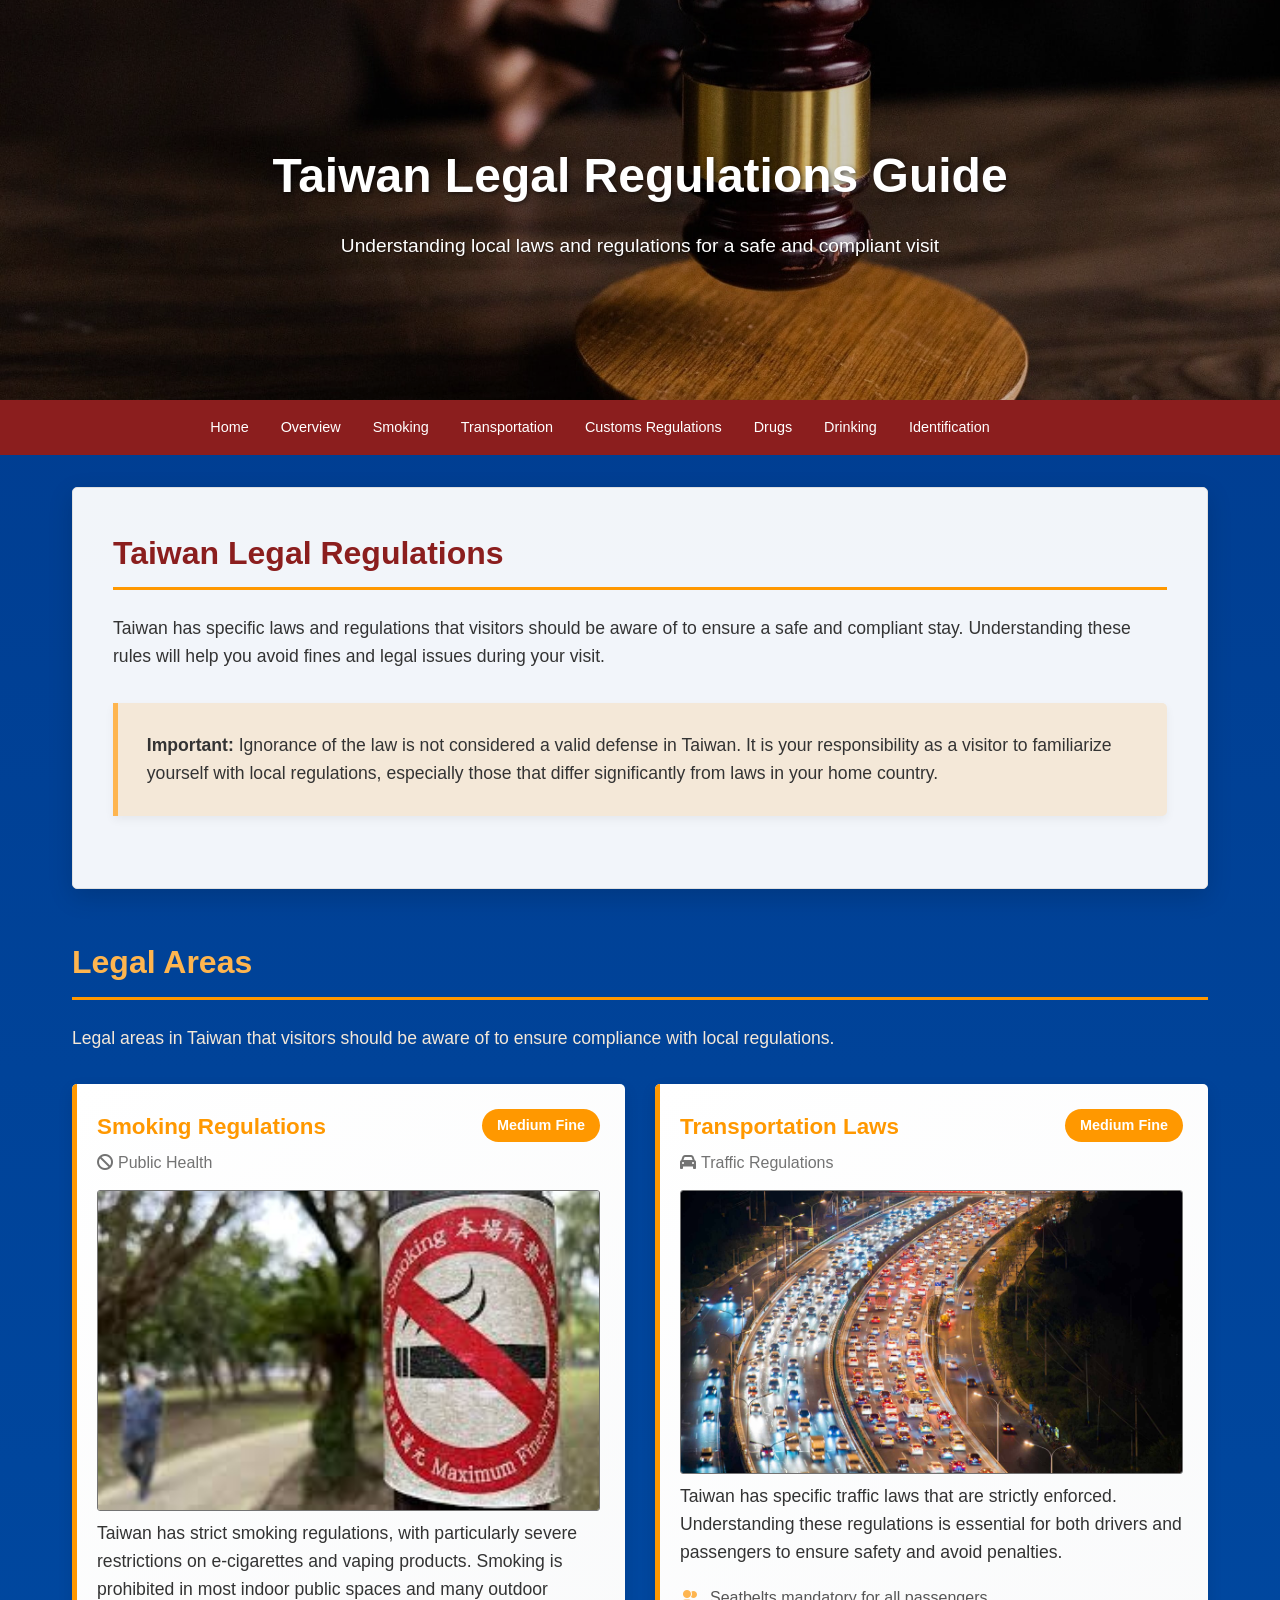
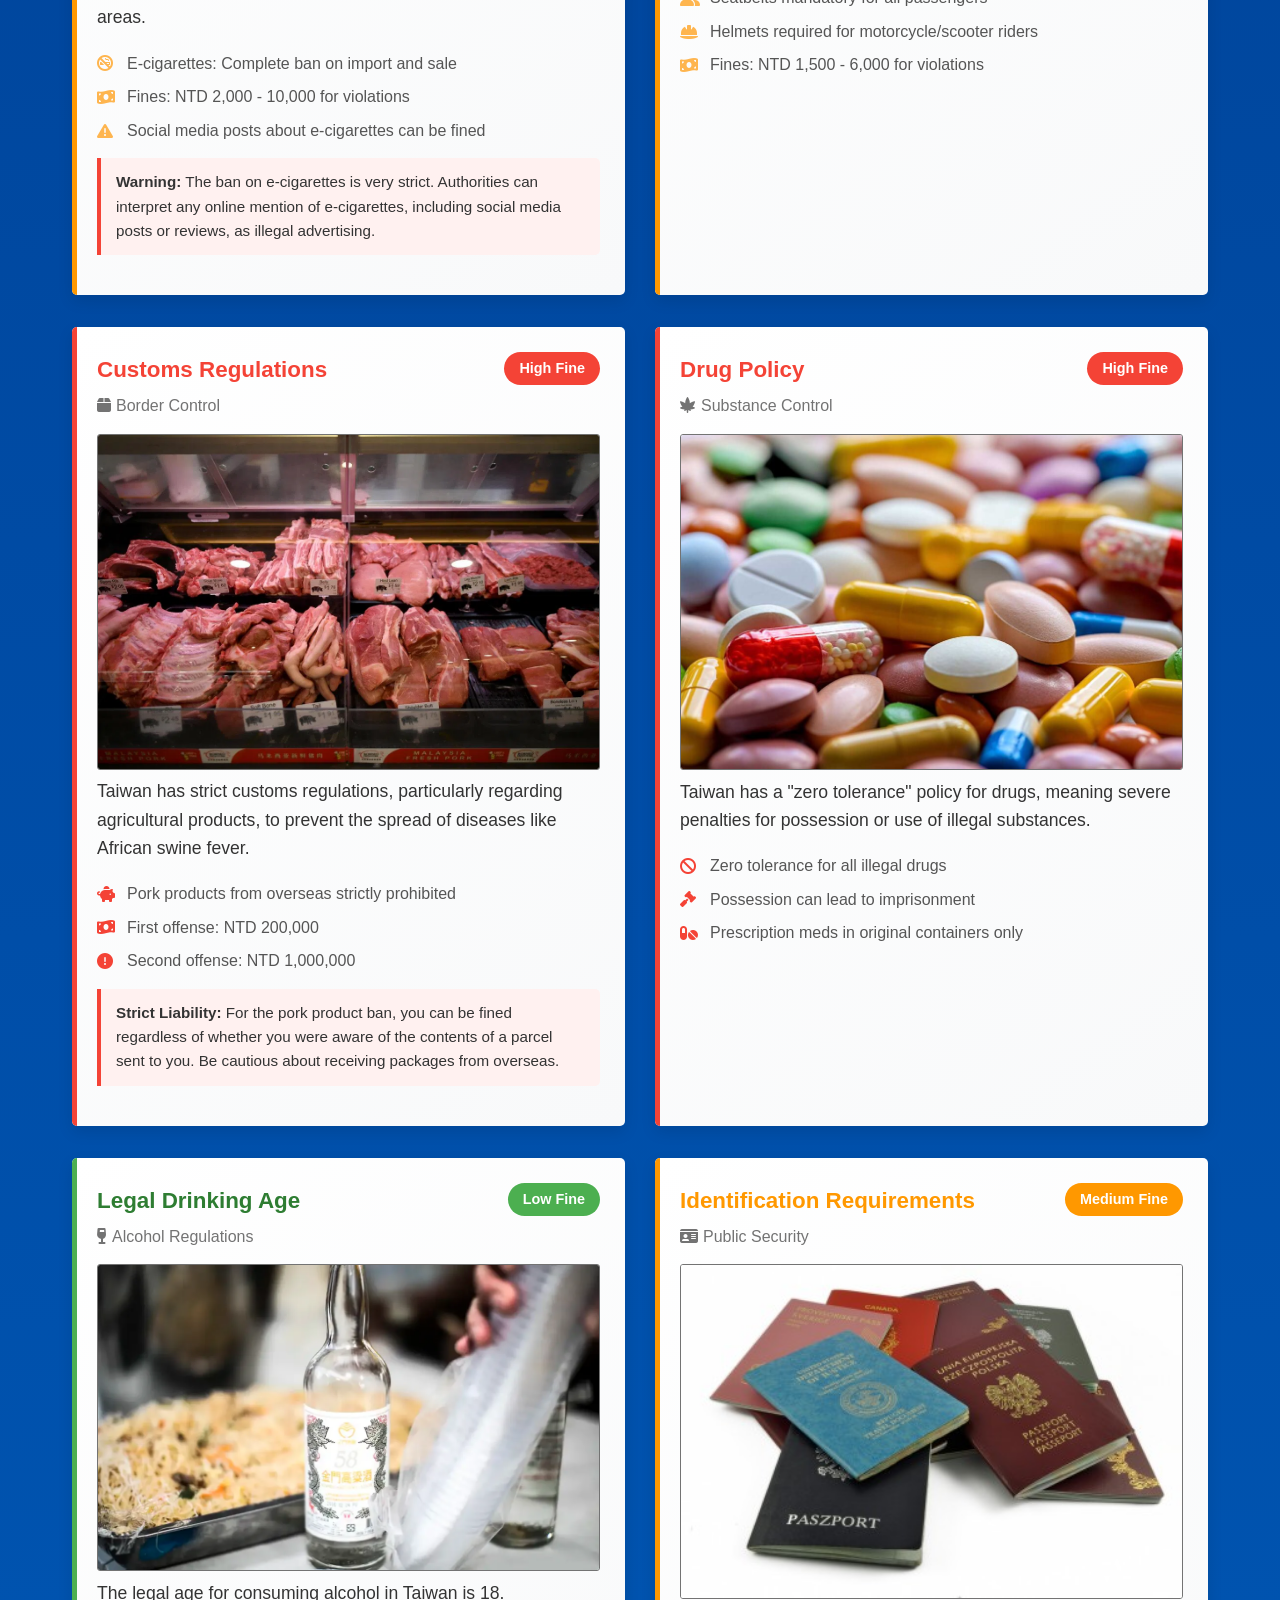
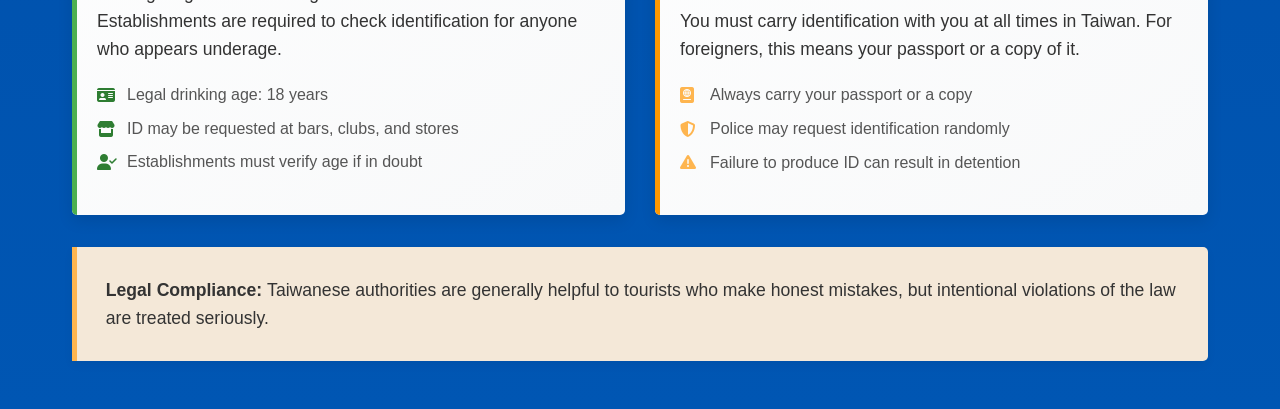
<file: law.html>
<!DOCTYPE html>
<html lang="en">
<head>
    <meta charset="UTF-8">
    <meta name="viewport" content="width=device-width, initial-scale=1.0">
    <title>Taiwan Legal Regulations Guide</title>
    <style>
        * {
            margin: 0;
            padding: 0;
            box-sizing: border-box;
            font-family: 'Segoe UI', Tahoma, Geneva, Verdana, sans-serif;
        }
        
        body {
            line-height: 1.6;
            color: #333;
            background: linear-gradient(#003B8E, #0056b3);
        }
        
        a {
            text-decoration: none;
            color: #0056b3;
        }
        
        .header {
            position: relative;
            height: 400px;
            overflow: hidden;
        }
        
        .header-image {
            width: 100%;
            height: 100%;
            object-fit: cover;
            filter: brightness(0.8);
        }
        
        .header-content {
            position: absolute;
            top: 50%;
            left: 50%;
            transform: translate(-50%, -50%);
            text-align: center;
            color: white;
            width: 80%;
        }
        
        .header-content h1 {
            font-size: 3rem;
            margin-bottom: 1rem;
            text-shadow: 2px 2px 4px rgba(0, 0, 0, 0.5);
        }
        
        .header-content p {
            font-size: 1.2rem;
            max-width: 900px;
            margin: 0 auto;
            text-shadow: 1px 1px 2px rgba(0, 0, 0, 0.5);
        }
        
        nav {
            background-color: #8B1E1E;
            top: 0;
            position: sticky;
            z-index: 100;
            text-align: center;
        }
        
        .nav-container {
            max-width: 1200px;
            display: flex;
            justify-content: center;
            align-items: center;
            padding: 0 10px;
            text-align: center;
            font-size: 0.9rem;
        }
        
        .nav-links {
            display: flex;
            list-style: none;
        }
        
        .nav-links li {
            padding-top: 1rem;
            padding-bottom: 1rem;
            padding-left: 1rem;
            padding-right: 1rem;
            margin: 0;
        }
        
        .nav-links a {
            color: white;
            font-weight: 500;
            transition: 0.4s ease;
        }
        
        .nav-links a:hover {
            color: #ffcc00;
        }
        
        .container {
            max-width: 1200px;
            margin: 2rem auto;
            padding: 0 2rem;
        }
        
        section {
            background-color: rgba(255, 255, 255, 0.95);
            border-radius: 5px;
            box-shadow: 0 8px 25px rgba(1, 0, 6, 0.15);
            padding: 2.5rem;
            margin-bottom: 3rem;
            transition: transform 0.3s ease;
            border: 1px solid #e0e0e0;
        }

        .legal-areas {
            background: none;
            border: none;
            box-shadow: none;
            padding: 0;
            margin-bottom: 3rem;
        }

        .legal-areas h2 {
            color: #feb54f;
        }
        
        .legal-areas p {
            color: #F4E8D8;
        }

        section:hover {
            transform: translateY(-5px);
        }
        
        h2 {
            color: #8B1E1E;
            margin-bottom: 1.5rem;
            padding-bottom: 0.5rem;
            border-bottom: 3px solid #FF9800;
            display: flex;
            align-items: center;
            font-size: 2rem;
        }
        
        h2 i {
            margin-right: 15px;
            font-size: 2rem;
        }
        
        h3 {
            color: #2E7D32;
            margin: 2rem 0 1rem;
            font-size: 1.5rem;
            padding-left: 10px;
            border-left: 4px solid #FF9800;
        }
        
        p {
            margin-bottom: 1.2rem;
            font-size: 1.1rem;
        }
        
        .fine-badge {
            display: inline-block;
            padding: 5px 15px;
            border-radius: 20px;
            font-weight: bold;
            margin-bottom: 10px;
            font-size: 0.9rem;
        }
        
        .fine-low {
            background-color: #4CAF50;
            color: white;
        }
        
        .fine-medium {
            background-color: #FF9800;
            color: white;
        }

        .fine-medium .law-name {
            color: #FF9800;
        }
        
        .fine-high {
            background-color: #f44336;
            color: white;
        }

        .fine-high .law-name {
            color: #f44336;
        }
        
        .law-grid {
            display: grid;
            grid-template-columns: repeat(auto-fit, minmax(350px, 1fr));
            gap: 30px;
            margin: 2rem 0;
        }

        .law-grid p {
            color: #333;
        }

        .content-image img {
            width: 100%;
            height: auto;
            border-radius: 3px;
            align-items: center;
            justify-content: center;
            border: 1px solid #737373;
        }
        
        .law-card {
            background: linear-gradient(145deg, #ffffff 0%, #f8f9fa 100%);
            border-radius: 5px;
            padding: 25px;
            box-shadow: 0 6px 15px rgba(0, 0, 0, 0.1);
            transition: all 0.3s ease;
            position: relative;
            overflow: hidden;
        }
        
        .law-card::before {
            content: '';
            position: absolute;
            top: 0;
            left: 0;
            width: 5px;
            height: 100%;
        }
        
        .law-card.fine-low::before {
            background-color: #4CAF50;
        }
        
        .law-card.fine-medium::before {
            background-color: #FF9800;
        }
        
        .law-card.fine-high::before {
            background-color: #f44336;
        }
        
        .law-card:hover {
            transform: translateY(-8px);
            box-shadow: 0 12px 25px rgba(0, 0, 0, 0.15);
        }
        
        .law-header {
            display: flex;
            justify-content: space-between;
            align-items: flex-start;
            margin-bottom: 15px;
        }
        
        .law-name {
            font-weight: 700;
            color: #2E7D32;
            font-size: 1.4rem;
            margin-bottom: 5px;
        }
        
        .law-category {
            color: #737373;
            font-size: 1rem;
        }

        .law-category i {
            margin-right: 5px;
        }
        
        .law-details {
            margin: 15px 0;
        }
        
        .detail {
            display: flex;
            align-items: center;
            margin-bottom: 8px;
            color: #555;
        }
        
        .detail i {
            margin-right: 10px;
            width: 20px;
        }

        .fine-low .detail i {
            color: #2E7D32;
        }

        .fine-medium .detail i {
            color: #feb54f;
        }

        .fine-high .detail i {
            color: #f44336;
        }
        
        .warning-notice {
            background-color: #fff1f0;
            border-left: 4px solid #f44336;
            color: #333;
            padding: 12px 15px;
            margin: 15px 0;
            border-radius: 0 5px 5px 0;
            font-size: 0.95rem;
        }
        
        .highlight-box {
            background: #F4E8D8;
            border-left: 5px solid #feb54f;
            padding: 1.8rem;
            margin: 2rem 0;
            border-radius: 0 5px 5px 0;
            box-shadow: 0 4px 10px rgba(0, 0, 0, 0.05);
        }

        .highlight-box p {
            color: #333;
            margin-bottom: 0;
            font-size: 1.1rem;
        }
        
        .fine-section {
            margin-bottom: 3rem;
        }
        
        @media (max-width: 768px) {
            .header-content h1 {
                font-size: 2.2rem;
            }
            
            .nav-container {
                flex-direction: column;
                padding: 1rem;
            }
            
            .nav-links {
                margin-top: 1rem;
                flex-wrap: wrap;
                justify-content: center;
            }
            
            .law-grid {
                grid-template-columns: 1fr;
            }
            
            section {
                padding: 1.5rem;
            }
            
            h2 {
                font-size: 1.7rem;
            }
        }

        @media (max-width: 1024px) {
            .law-grid {
                grid-template-columns: repeat(auto-fit, minmax(300px, 1fr));
            }
        }
    </style>
    <link rel="stylesheet" href="https://cdnjs.cloudflare.com/ajax/libs/font-awesome/6.4.0/css/all.min.css">
</head>
<body>
    
    <div class="header">
        <img src="laws.jpg" alt="Taiwan Legal System" class="header-image">
        <div class="header-content">
            <h1>Taiwan Legal Regulations Guide</h1>
            <p>Understanding local laws and regulations for a safe and compliant visit</p>
        </div>
    </div>

    <nav>
        <div class="nav-container">
            <ul class="nav-links">
                <li><a href="index.html">Home</a></li>
                <li><a href="#overview">Overview</a></li>
                <li><a href="#smoking">Smoking</a></li>
                <li><a href="#transportation">Transportation</a></li>
                <li><a href="#customs">Customs Regulations</a></li>
                <li><a href="#drugs">Drugs</a></li>
                <li><a href="#drink">Drinking</a></li>
                <li><a href="#ident">Identification</a></li>
            </ul>
        </div>
    </nav>
    
    <div class="container">
        <section id="overview">
            <h2>Taiwan Legal Regulations</h2>
            <p>Taiwan has specific laws and regulations that visitors should be aware of to ensure a safe and compliant stay. Understanding these rules will help you avoid fines and legal issues during your visit.</p>
            
            <div class="highlight-box">
                <p><strong>Important:</strong> Ignorance of the law is not considered a valid defense in Taiwan. It is your responsibility as a visitor to familiarize yourself with local regulations, especially those that differ significantly from laws in your home country.</p>
            </div>
        </section>

        <section class="legal-areas">
            <h2>Legal Areas</h2>
            <p>Legal areas in Taiwan that visitors should be aware of to ensure compliance with local regulations.</p>
            
            <div class="law-grid" id="smoking">
                <div class="law-card fine-medium">
                    <div class="law-header">
                        <div>
                            <div class="law-name">Smoking Regulations</div>
                            <div class="law-category"><i class="fas fa-ban"></i>Public Health</div>
                        </div>
                        <span class="fine-badge fine-medium">Medium Fine</span>
                    </div>
                    <div class="content-image">
                        <img src="smoking.jpg" alt="Smoking Regulations">
                    </div>
                    <p>Taiwan has strict smoking regulations, with particularly severe restrictions on e-cigarettes and vaping products. Smoking is prohibited in most indoor public spaces and many outdoor areas.</p>
                    <div class="law-details">
                        <div class="detail">
                            <i class="fas fa-smoking-ban"></i>
                            <span>E-cigarettes: Complete ban on import and sale</span>
                        </div>
                        <div class="detail">
                            <i class="fas fa-money-bill-wave"></i>
                            <span>Fines: NTD 2,000 - 10,000 for violations</span>
                        </div>
                        <div class="detail">
                            <i class="fas fa-exclamation-triangle"></i>
                            <span>Social media posts about e-cigarettes can be fined</span>
                        </div>
                    </div>
                    
                    <div class="warning-notice">
                        <strong>Warning:</strong> The ban on e-cigarettes is very strict. Authorities can interpret any online mention of e-cigarettes, including social media posts or reviews, as illegal advertising.
                    </div>
                </div>
                
                <div class="law-card fine-medium">
                    <div class="law-header">
                        <div>
                            <div class="law-name">Transportation Laws</div>
                            <div class="law-category"><i class="fas fa-car"></i>Traffic Regulations</div>
                        </div>
                        <span class="fine-badge fine-medium">Medium Fine</span>
                    </div>
                    <div class="content-image">
                        <img src="traffic.jpg" alt="Transportation Laws">
                    </div>
                    <p>Taiwan has specific traffic laws that are strictly enforced. Understanding these regulations is essential for both drivers and passengers to ensure safety and avoid penalties.</p>
                    <div class="law-details">
                        <div class="detail">
                            <i class="fas fa-user-friends"></i>
                            <span>Seatbelts mandatory for all passengers</span>
                        </div>
                        <div class="detail">
                            <i class="fas fa-helmet-safety"></i>
                            <span>Helmets required for motorcycle/scooter riders</span>
                        </div>
                        <div class="detail">
                            <i class="fas fa-money-bill-wave"></i>
                            <span>Fines: NTD 1,500 - 6,000 for violations</span>
                        </div>
                    </div>
                </div>
            </div>

            <div class="law-grid" id="customs">
                <div class="law-card fine-high">
                    <div class="law-header">
                        <div>
                            <div class="law-name">Customs Regulations</div>
                            <div class="law-category"><i class="fas fa-box"></i>Border Control</div>
                        </div>
                        <span class="fine-badge fine-high">High Fine</span>
                    </div>
                    <div class="content-image">
                        <img src="pork.webp" alt="Customs Regulations">
                    </div>
                    <p>Taiwan has strict customs regulations, particularly regarding agricultural products, to prevent the spread of diseases like African swine fever.</p>
                    <div class="law-details">
                        <div class="detail">
                            <i class="fas fa-piggy-bank"></i>
                            <span>Pork products from overseas strictly prohibited</span>
                        </div>
                        <div class="detail">
                            <i class="fas fa-money-bill-wave"></i>
                            <span>First offense: NTD 200,000</span>
                        </div>
                        <div class="detail">
                            <i class="fas fa-exclamation-circle"></i>
                            <span>Second offense: NTD 1,000,000</span>
                        </div>
                    </div>
                    
                    <div class="warning-notice">
                        <strong>Strict Liability:</strong> For the pork product ban, you can be fined regardless of whether you were aware of the contents of a parcel sent to you. Be cautious about receiving packages from overseas.
                    </div>
                </div>
                
                <div class="law-card fine-high" id="drugs">
                    <div class="law-header">
                        <div>
                            <div class="law-name">Drug Policy</div>
                            <div class="law-category"><i class="fas fa-cannabis"></i>Substance Control</div>
                        </div>
                        <span class="fine-badge fine-high">High Fine</span>
                    </div>
                    <div class="content-image">
                        <img src="drugs.jpg" alt="Drug Policy">
                    </div>
                    <p>Taiwan has a "zero tolerance" policy for drugs, meaning severe penalties for possession or use of illegal substances.</p>
                    <div class="law-details">
                        <div class="detail">
                            <i class="fas fa-ban"></i>
                            <span>Zero tolerance for all illegal drugs</span>
                        </div>
                        <div class="detail">
                            <i class="fas fa-gavel"></i>
                            <span>Possession can lead to imprisonment</span>
                        </div>
                        <div class="detail">
                            <i class="fas fa-pills"></i>
                            <span>Prescription meds in original containers only</span>
                        </div>
                    </div>
                </div>
            </div>

            <div class="law-grid" id="drink">
                <div class="law-card fine-low">
                    <div class="law-header">
                        <div>
                            <div class="law-name">Legal Drinking Age</div>
                            <div class="law-category"><i class="fas fa-wine-glass"></i>Alcohol Regulations</div>
                        </div>
                        <span class="fine-badge fine-low">Low Fine</span>
                    </div>
                    <div class="content-image">
                        <img src="drinking.webp" alt="Legal Drinking Age">
                    </div>
                    <p>The legal age for consuming alcohol in Taiwan is 18. Establishments are required to check identification for anyone who appears underage.</p>
                    <div class="law-details">
                        <div class="detail">
                            <i class="fas fa-id-card"></i>
                            <span>Legal drinking age: 18 years</span>
                        </div>
                        <div class="detail">
                            <i class="fas fa-store"></i>
                            <span>ID may be requested at bars, clubs, and stores</span>
                        </div>
                        <div class="detail">
                            <i class="fas fa-user-check"></i>
                            <span>Establishments must verify age if in doubt</span>
                        </div>
                    </div>
                </div>
                
                <div class="law-card fine-medium" id="ident">
                    <div class="law-header">
                        <div>
                            <div class="law-name">Identification Requirements</div>
                            <div class="law-category"><i class="fas fa-id-card"></i>Public Security</div>
                        </div>
                        <span class="fine-badge fine-medium">Medium Fine</span>
                    </div>
                    <div class="content-image">
                        <img src="identity.jpg" alt="Identification Requirements">
                    </div>
                    <p>You must carry identification with you at all times in Taiwan. For foreigners, this means your passport or a copy of it.</p>
                    <div class="law-details">
                        <div class="detail">
                            <i class="fas fa-passport"></i>
                            <span>Always carry your passport or a copy</span>
                        </div>
                        <div class="detail">
                            <i class="fas fa-shield-alt"></i>
                            <span>Police may request identification randomly</span>
                        </div>
                        <div class="detail">
                            <i class="fas fa-exclamation-triangle"></i>
                            <span>Failure to produce ID can result in detention</span>
                        </div>
                    </div>
                </div>
            </div>
            <div class="highlight-box">
                <p><strong>Legal Compliance: </strong>Taiwanese authorities are generally helpful to tourists who make honest mistakes, but intentional violations of the law are treated seriously.</p>
            </div>
        </section>
    </div>
</body>
</html>
</file>
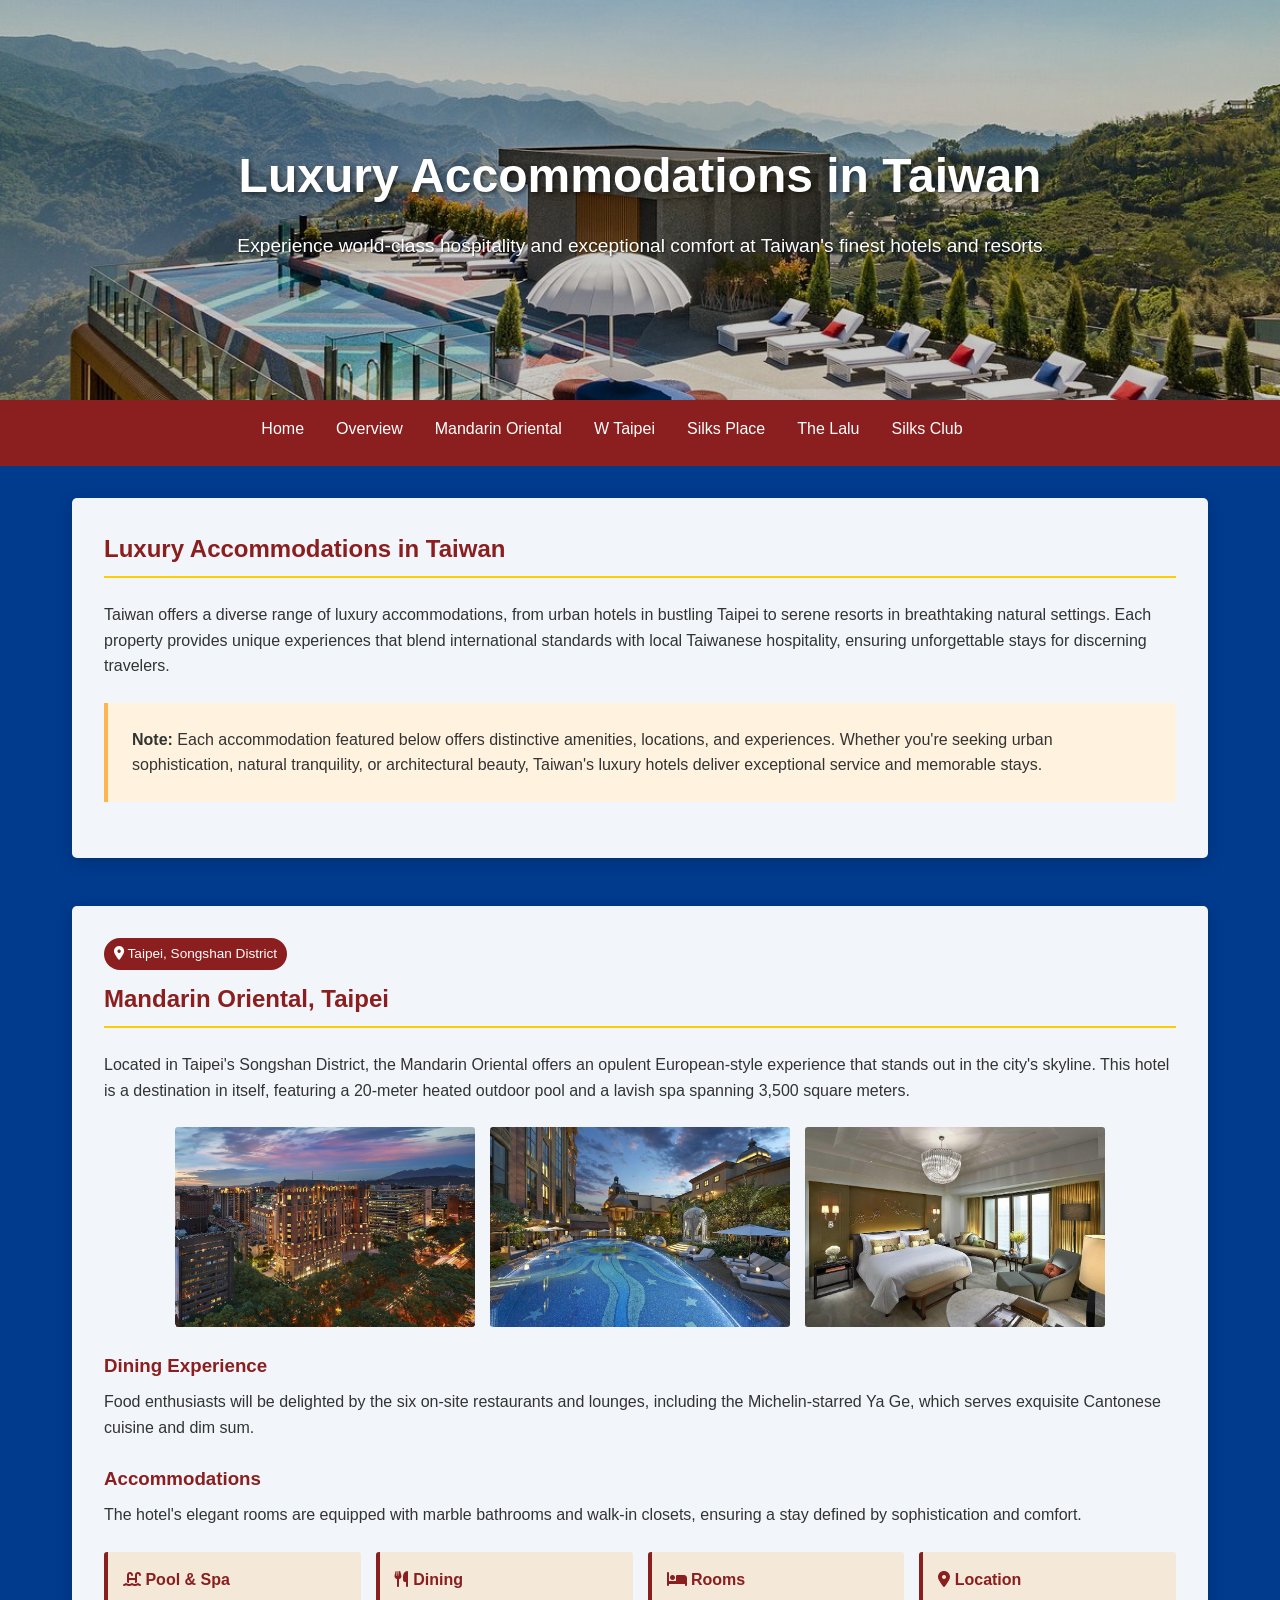
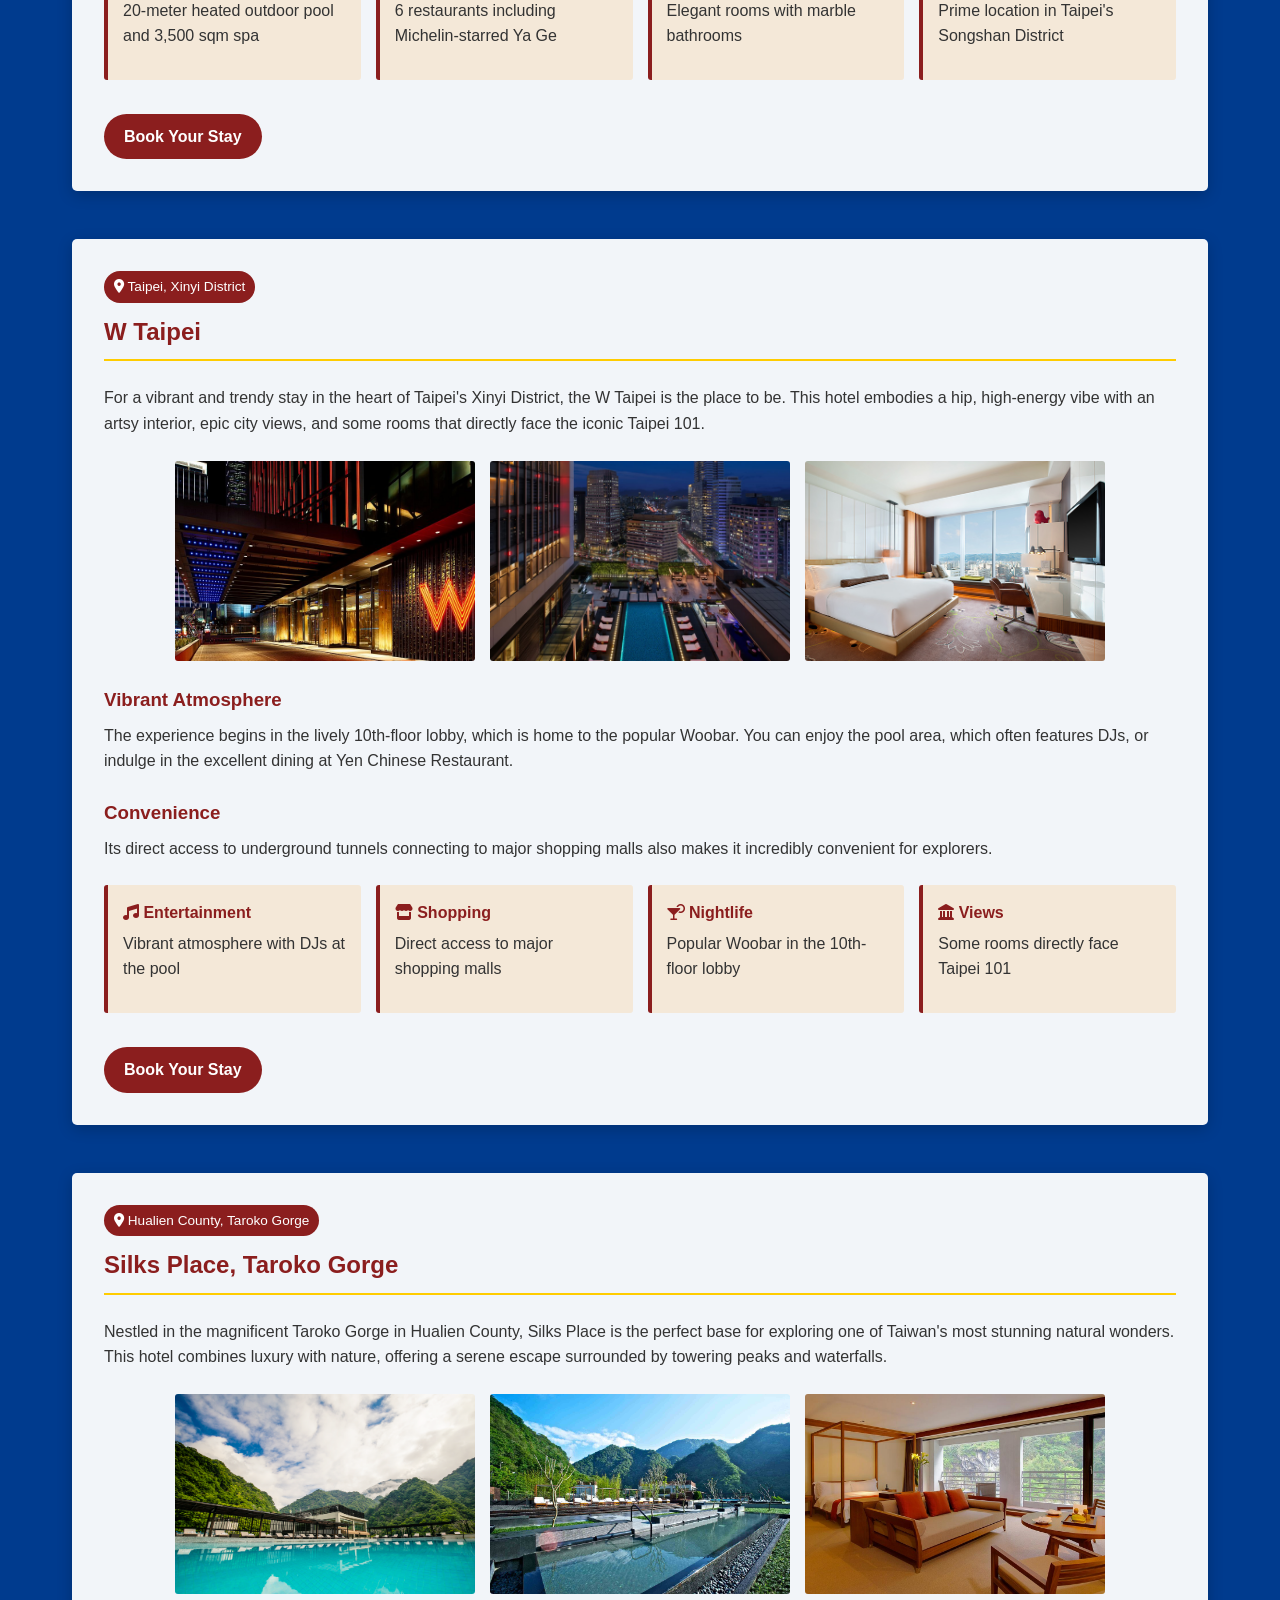
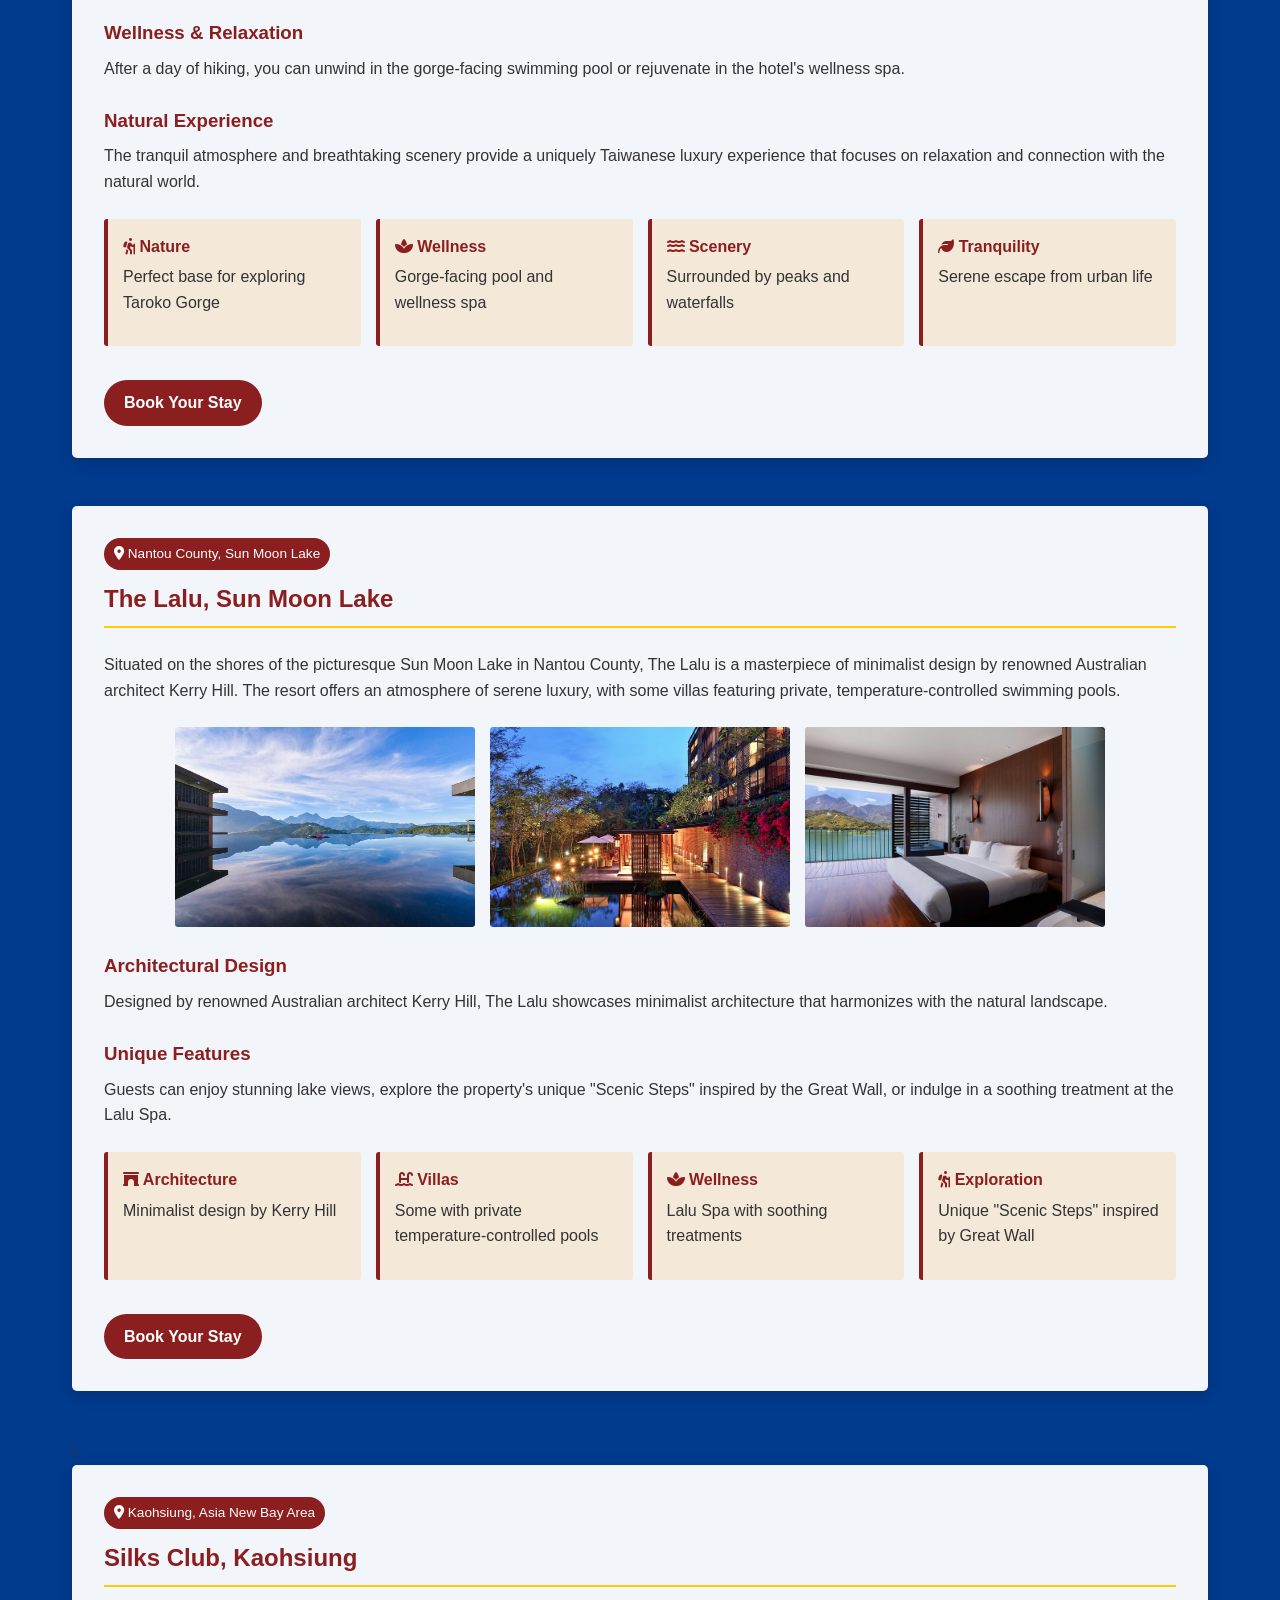
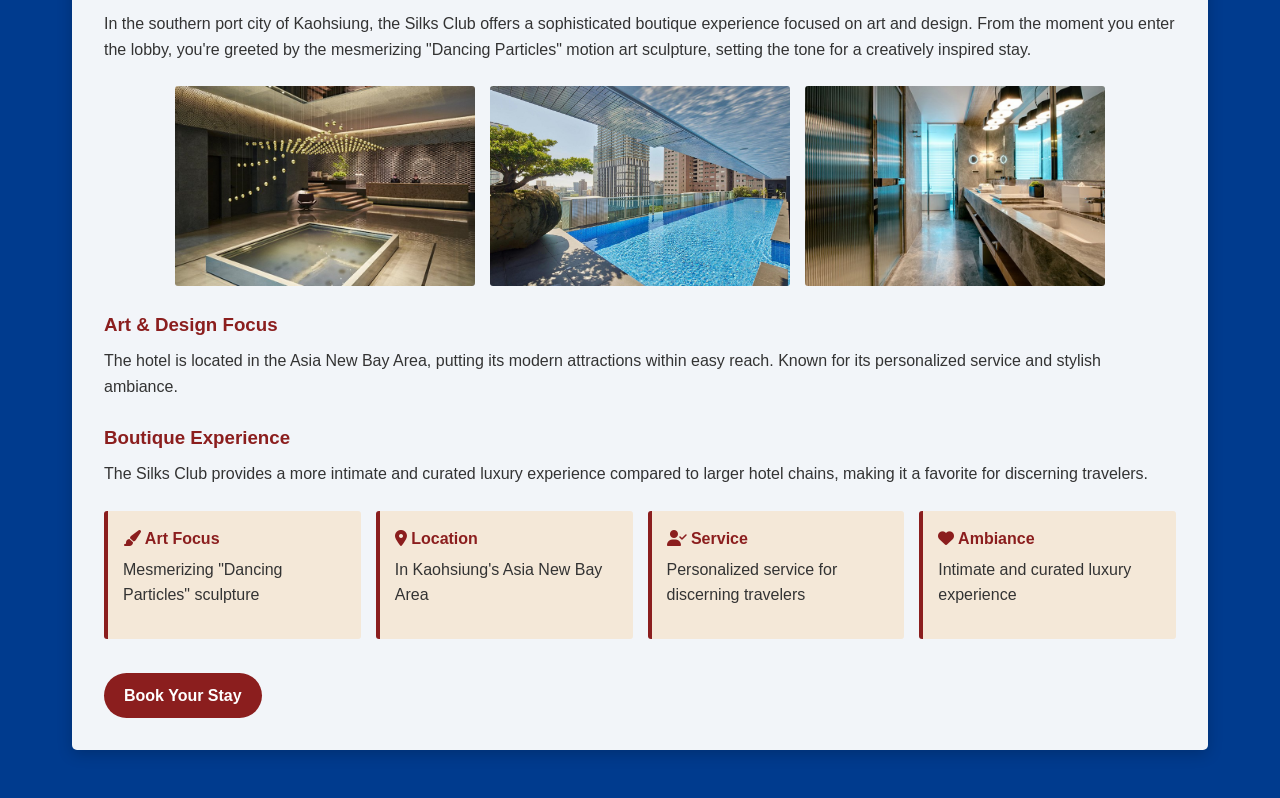
<file: luxuryacc.html>
<!DOCTYPE html>
<html lang="en">
<head>
    <meta charset="UTF-8">
    <meta name="viewport" content="width=device-width, initial-scale=1.0">
    <title>Luxury Accommodations in Taiwan</title>
    <style>
        * {
            margin: 0;
            padding: 0;
            box-sizing: border-box;
            font-family: 'Segoe UI', Tahoma, Geneva, Verdana, sans-serif;
        }
        
        body {
            line-height: 1.6;
            color: #333;
            background-color: #003B8E;
        }
        
        a {
            text-decoration: none;
            color: #0056b3;
        }
        
        .header {
            position: relative;
            height: 400px;
            overflow: hidden;
        }
        
        .header-image {
            width: 100%;
            height: 100%;
            object-fit: cover;
            filter: brightness(0.8);
        }
        
        .header-content {
            position: absolute;
            top: 50%;
            left: 50%;
            transform: translate(-50%, -50%);
            text-align: center;
            color: white;
            width: 80%;
        }
        
        .header-content h1 {
            font-size: 3rem;
            margin-bottom: 1rem;
            text-shadow: 2px 2px 4px rgba(0, 0, 0, 0.5);
        }
        
        .header-content p {
            font-size: 1.2rem;
            max-width: 900px;
            margin: 0 auto;
            text-shadow: 1px 1px 2px rgba(0, 0, 0, 0.5);
        }
        
        nav {
            background-color: #8B1E1E;
            top: 0;
            position: sticky;
            z-index: 100;
            text-align: center;
        }
        
        .nav-container {
            max-width: 1200px;
            display: flex;
            justify-content: center;
            align-items: center;
            padding: 0 10px;
            text-align: center;
        }
        
        .nav-links {
            display: flex;
            list-style: none;
        }
        
        .nav-links li {
            padding-top: 1rem;
            padding-bottom: 0;
            padding-left: 1rem;
            padding-right: 1rem;
            margin: 0;
        }
        
        .nav-links a {
            color: white;
            font-weight: 500;
            transition: 0.4s ease;
        }
        
        .nav-links a:hover {
            color: #ffcc00;
        }
        
        .container {
            max-width: 1200px;
            margin: 2rem auto;
            padding: 0 2rem;
        }
        
        section {
            background-color: rgba(255, 255, 255, 0.95);
            border-radius: 5px;
            box-shadow: 0 4px 15px rgba(1, 0, 6, 0.2);
            padding: 2rem;
            margin-bottom: 3rem;
            transition: transform 0.3s ease;
        }
        
        section:hover {
            transform: translateY(-5px);
        }
        
        h2 {
            color: #8B1E1E;
            margin-bottom: 1.5rem;
            padding-bottom: 0.5rem;
            border-bottom: 2px solid #ffcc00;
            display: flex;
            align-items: center;
        }
        
        h2 i {
            margin-right: 10px;
            font-size: 1.5rem;
        }
        
        h3 {
            color: #8B1E1E;
            margin: 1.5rem 0 0.5rem;
        }
        
        p {
            margin-bottom: 1rem;
        }
        
        ul, ol {
            margin-left: 1.5rem;
            margin-bottom: 1.5rem;
        }
        
        li {
            margin-bottom: 0.5rem;
        }
        
        .image-box {
            display: flex;
            flex-wrap: wrap;
            gap: 15px;
            margin: 1.5rem 0;
            justify-content: center;
        }
        
        .content-image {
            width: 100%;
            max-width: 300px;
            height: 200px;
            object-fit: cover;
            border-radius: 3px;
            transition: transform 0.3s ease;
            cursor: pointer;
        }
        
        .content-image:hover {
            transform: scale(1.05);
        }
        
        .hotel-features {
            display: grid;
            grid-template-columns: repeat(auto-fill, minmax(250px, 1fr));
            gap: 15px;
            margin: 1.5rem 0;
        }
        
        .feature {
            background-color: #F4E8D8;
            padding: 15px;
            border-radius: 3px;
            border-left: 4px solid #8B1E1E;
        }
        
        .feature h4 {
            color: #8B1E1E;
            margin-bottom: 5px;
        }
        
        .highlight-box {
            background-color: #fff2df;
            border-left: 4px solid #feb54f;
            padding: 1.5rem;
            margin: 1.5rem 0;
            border-radius: 0 3px 3px 0;
        }

        .highlight-box p {
            margin-bottom: 0;
        }
        
        .location-tag {
            display: inline-block;
            background-color: #8B1E1E;
            color: white;
            padding: 5px 10px;
            border-radius: 20px;
            font-size: 0.85rem;
            margin-bottom: 10px;
        }
        
        .booking-btn {
            display: inline-block;
            background-color: #8B1E1E;
            color: white;
            padding: 10px 20px;
            border-radius: 30px;
            font-weight: 600;
            transition: background-color 0.3s ease;
            margin-top: 10px;
        }
        
        .booking-btn:hover {
            background-color: #6d1616;
        }
        
        @media (max-width: 768px) {
            .header-content h1 {
                font-size: 2.2rem;
            }
            
            .nav-container {
                flex-direction: column;
                padding: 1rem;
            }
            
            .nav-links {
                margin-top: 1rem;
                flex-wrap: wrap;
                justify-content: center;
            }
            
            .hotel-features {
                grid-template-columns: 1fr;
            }
        }

        @media (max-width: 1024px) {
            .image-box {
                justify-content: center;
            }
        }
    </style>
    <link rel="stylesheet" href="https://cdnjs.cloudflare.com/ajax/libs/font-awesome/6.4.0/css/all.min.css">
</head>
<body>
    
    <div class="header">
        <img src="luxury.jpg" alt="Luxury Hotel" class="header-image">
        <div class="header-content">
            <h1>Luxury Accommodations in Taiwan</h1>
            <p>Experience world-class hospitality and exceptional comfort at Taiwan's finest hotels and resorts</p>
        </div>
    </div>

    <nav>
        <div class="nav-container">
            <ul class="nav-links">
                <li><a href="index.html">Home</a></li>
                <li><a href="#overview">Overview</a></li>
                <li><a href="#mandarin-oriental">Mandarin Oriental</a></li>
                <li><a href="#w-taipei">W Taipei</a></li>
                <li><a href="#silks-taroko">Silks Place</a></li>
                <li><a href="#the-lalu">The Lalu</a></li>
                <li><a href="#silks-club">Silks Club</a></li>
            </ul>
        </div>
    </nav>
    
    <div class="container">
        <section id="overview">
            <h2>Luxury Accommodations in Taiwan</h2>
            <p>Taiwan offers a diverse range of luxury accommodations, from urban hotels in bustling Taipei to serene resorts in breathtaking natural settings. Each property provides unique experiences that blend international standards with local Taiwanese hospitality, ensuring unforgettable stays for discerning travelers.</p>
            
            <div class="highlight-box">
                <p><strong>Note:</strong> Each accommodation featured below offers distinctive amenities, locations, and experiences. Whether you're seeking urban sophistication, natural tranquility, or architectural beauty, Taiwan's luxury hotels deliver exceptional service and memorable stays.</p>
            </div>
        </section>

        <section id="mandarin-oriental">
            <span class="location-tag"><i class="fas fa-map-marker-alt"></i> Taipei, Songshan District</span>
            <h2>Mandarin Oriental, Taipei</h2>
            <p>Located in Taipei's Songshan District, the Mandarin Oriental offers an opulent European-style experience that stands out in the city's skyline. This hotel is a destination in itself, featuring a 20-meter heated outdoor pool and a lavish spa spanning 3,500 square meters.</p>
            
            <div class="image-box">
                <img src="mandarinoriental.jpg" alt="Mandarin Oriental Exterior" class="content-image">
                <img src="mandarinoriental2.jpg" alt="Mandarin Oriental Pool" class="content-image">
                <img src="mandarinoriental3.jpg" alt="Mandarin Oriental Room" class="content-image">
            </div>
            
            <h3>Dining Experience</h3>
            <p>Food enthusiasts will be delighted by the six on-site restaurants and lounges, including the Michelin-starred Ya Ge, which serves exquisite Cantonese cuisine and dim sum.</p>
            
            <h3>Accommodations</h3>
            <p>The hotel's elegant rooms are equipped with marble bathrooms and walk-in closets, ensuring a stay defined by sophistication and comfort.</p>
            
            <div class="hotel-features">
                <div class="feature">
                    <h4><i class="fas fa-swimming-pool"></i> Pool & Spa</h4>
                    <p>20-meter heated outdoor pool and 3,500 sqm spa</p>
                </div>
                <div class="feature">
                    <h4><i class="fas fa-utensils"></i> Dining</h4>
                    <p>6 restaurants including Michelin-starred Ya Ge</p>
                </div>
                <div class="feature">
                    <h4><i class="fas fa-bed"></i> Rooms</h4>
                    <p>Elegant rooms with marble bathrooms</p>
                </div>
                <div class="feature">
                    <h4><i class="fas fa-map-marker-alt"></i> Location</h4>
                    <p>Prime location in Taipei's Songshan District</p>
                </div>
            </div>
            
            <a href="https://www.booking.com/hotel/tw/mandarin-oriental-taipei.html" target="_blank" class="booking-btn">Book Your Stay</a>
        </section>

        <section id="w-taipei">
            <span class="location-tag"><i class="fas fa-map-marker-alt"></i> Taipei, Xinyi District</span>
            <h2>W Taipei</h2>
            <p>For a vibrant and trendy stay in the heart of Taipei's Xinyi District, the W Taipei is the place to be. This hotel embodies a hip, high-energy vibe with an artsy interior, epic city views, and some rooms that directly face the iconic Taipei 101.</p>
            
            <div class="image-box">
                <img src="wtaipei.jpg" alt="W Taipei Exterior" class="content-image">
                <img src="wtaipei2.jpeg" alt="W Taipei Pool" class="content-image">
                <img src="wtaipei3.jpg" alt="W Taipei Room" class="content-image">
            </div>
            
            <h3>Vibrant Atmosphere</h3>
            <p>The experience begins in the lively 10th-floor lobby, which is home to the popular Woobar. You can enjoy the pool area, which often features DJs, or indulge in the excellent dining at Yen Chinese Restaurant.</p>
            
            <h3>Convenience</h3>
            <p>Its direct access to underground tunnels connecting to major shopping malls also makes it incredibly convenient for explorers.</p>
            
            <div class="hotel-features">
                <div class="feature">
                    <h4><i class="fas fa-music"></i> Entertainment</h4>
                    <p>Vibrant atmosphere with DJs at the pool</p>
                </div>
                <div class="feature">
                    <h4><i class="fas fa-store"></i> Shopping</h4>
                    <p>Direct access to major shopping malls</p>
                </div>
                <div class="feature">
                    <h4><i class="fas fa-cocktail"></i> Nightlife</h4>
                    <p>Popular Woobar in the 10th-floor lobby</p>
                </div>
                <div class="feature">
                    <h4><i class="fas fa-landmark"></i> Views</h4>
                    <p>Some rooms directly face Taipei 101</p>
                </div>
            </div>
            
            <a href="https://www.booking.com/hotel/tw/w-taipei.html" target="_blank" class="booking-btn">Book Your Stay</a>
        </section>

        <section id="silks-taroko">
            <span class="location-tag"><i class="fas fa-map-marker-alt"></i> Hualien County, Taroko Gorge</span>
            <h2>Silks Place, Taroko Gorge</h2>
            <p>Nestled in the magnificent Taroko Gorge in Hualien County, Silks Place is the perfect base for exploring one of Taiwan's most stunning natural wonders. This hotel combines luxury with nature, offering a serene escape surrounded by towering peaks and waterfalls.</p>
            
            <div class="image-box">
                <img src="silksplace.png" alt="Silks Place Exterior" class="content-image">
                <img src="silksplace2.jpg" alt="Silks Place Pool" class="content-image">
                <img src="silksplace3.jpg" alt="Silks Place Room" class="content-image">
            </div>
            
            <h3>Wellness & Relaxation</h3>
            <p>After a day of hiking, you can unwind in the gorge-facing swimming pool or rejuvenate in the hotel's wellness spa.</p>
            
            <h3>Natural Experience</h3>
            <p>The tranquil atmosphere and breathtaking scenery provide a uniquely Taiwanese luxury experience that focuses on relaxation and connection with the natural world.</p>
            
            <div class="hotel-features">
                <div class="feature">
                    <h4><i class="fas fa-hiking"></i> Nature</h4>
                    <p>Perfect base for exploring Taroko Gorge</p>
                </div>
                <div class="feature">
                    <h4><i class="fas fa-spa"></i> Wellness</h4>
                    <p>Gorge-facing pool and wellness spa</p>
                </div>
                <div class="feature">
                    <h4><i class="fas fa-water"></i> Scenery</h4>
                    <p>Surrounded by peaks and waterfalls</p>
                </div>
                <div class="feature">
                    <h4><i class="fas fa-leaf"></i> Tranquility</h4>
                    <p>Serene escape from urban life</p>
                </div>
            </div>
            
            <a href="https://www.booking.com/hotel/tw/tai-lu-ge-jing-ying-jiu-dian.html" target="_blank" class="booking-btn">Book Your Stay</a>
        </section>

        <section id="the-lalu">
            <span class="location-tag"><i class="fas fa-map-marker-alt"></i> Nantou County, Sun Moon Lake</span>
            <h2>The Lalu, Sun Moon Lake</h2>
            <p>Situated on the shores of the picturesque Sun Moon Lake in Nantou County, The Lalu is a masterpiece of minimalist design by renowned Australian architect Kerry Hill. The resort offers an atmosphere of serene luxury, with some villas featuring private, temperature-controlled swimming pools.</p>
            
            <div class="image-box">
                <img src="thelalu3.jpg" alt="Sun Moon Lake" class="content-image">
                <img src="thelalu2.jpg" alt="The Lalu Villa" class="content-image">
                <img src="thelalu.jpg" alt="The Lalu Room" class="content-image">
            </div>
            
            <h3>Architectural Design</h3>
            <p>Designed by renowned Australian architect Kerry Hill, The Lalu showcases minimalist architecture that harmonizes with the natural landscape.</p>
            
            <h3>Unique Features</h3>
            <p>Guests can enjoy stunning lake views, explore the property's unique "Scenic Steps" inspired by the Great Wall, or indulge in a soothing treatment at the Lalu Spa.</p>
            
            <div class="hotel-features">
                <div class="feature">
                    <h4><i class="fas fa-archway"></i> Architecture</h4>
                    <p>Minimalist design by Kerry Hill</p>
                </div>
                <div class="feature">
                    <h4><i class="fas fa-swimming-pool"></i> Villas</h4>
                    <p>Some with private temperature-controlled pools</p>
                </div>
                <div class="feature">
                    <h4><i class="fas fa-spa"></i> Wellness</h4>
                    <p>Lalu Spa with soothing treatments</p>
                </div>
                <div class="feature">
                    <h4><i class="fas fa-hiking"></i> Exploration</h4>
                    <p>Unique "Scenic Steps" inspired by Great Wall</p>
                </div>
            </div>
            
            <a href="https://www.agoda.com/the-lalu-sun-moon-lake/hotel/nantou-tw.html?site_id=1922876&tag=f0933872-fcfb-4a82-be63-0e2e24e83ee3&gad_source=1&gad_campaignid=22020094547&gbraid=0AAAAA9_WXQrse5lmrj13uxI0MB_SIJSW_&gclid=CjwKCAiA_orJBhBNEiwABkdmjMPWRTiIZm2HB1R-RvF53znWBr6FRR3_BeG1hdB5vxICsjyD29vmVxoC8SoQAvD_BwE&ds=y%2BY37xHhgxzodwIr" target="_blank" class="booking-btn">Book Your Stay</a>
        </section>
\
        <section id="silks-club">
            <span class="location-tag"><i class="fas fa-map-marker-alt"></i> Kaohsiung, Asia New Bay Area</span>
            <h2>Silks Club, Kaohsiung</h2>
            <p>In the southern port city of Kaohsiung, the Silks Club offers a sophisticated boutique experience focused on art and design. From the moment you enter the lobby, you're greeted by the mesmerizing "Dancing Particles" motion art sculpture, setting the tone for a creatively inspired stay.</p>
            
            <div class="image-box">
                <img src="silksclub.jpg" alt="Silks Club Lobby" class="content-image">
                <img src="silksclub2.jpeg" alt="Silks Club Pool" class="content-image">
                <img src="silksclub3.jpg" alt="Silks Club Interior" class="content-image">
            </div>
            
            <h3>Art & Design Focus</h3>
            <p>The hotel is located in the Asia New Bay Area, putting its modern attractions within easy reach. Known for its personalized service and stylish ambiance.</p>
            
            <h3>Boutique Experience</h3>
            <p>The Silks Club provides a more intimate and curated luxury experience compared to larger hotel chains, making it a favorite for discerning travelers.</p>
            
            <div class="hotel-features">
                <div class="feature">
                    <h4><i class="fas fa-paint-brush"></i> Art Focus</h4>
                    <p>Mesmerizing "Dancing Particles" sculpture</p>
                </div>
                <div class="feature">
                    <h4><i class="fas fa-map-marker-alt"></i> Location</h4>
                    <p>In Kaohsiung's Asia New Bay Area</p>
                </div>
                <div class="feature">
                    <h4><i class="fas fa-user-check"></i> Service</h4>
                    <p>Personalized service for discerning travelers</p>
                </div>
                <div class="feature">
                    <h4><i class="fas fa-heart"></i> Ambiance</h4>
                    <p>Intimate and curated luxury experience</p>
                </div>
            </div>
            
            <a href="https://www.booking.com/hotel/tw/jing-ying-guo-ji-xing-guan.html?chal_t=1763920514080&force_referer=https%3A%2F%2Fwww.google.com%2F" target="_blank" class="booking-btn">Book Your Stay</a>
        </section>
    </div>
</body>
</html>
</file>
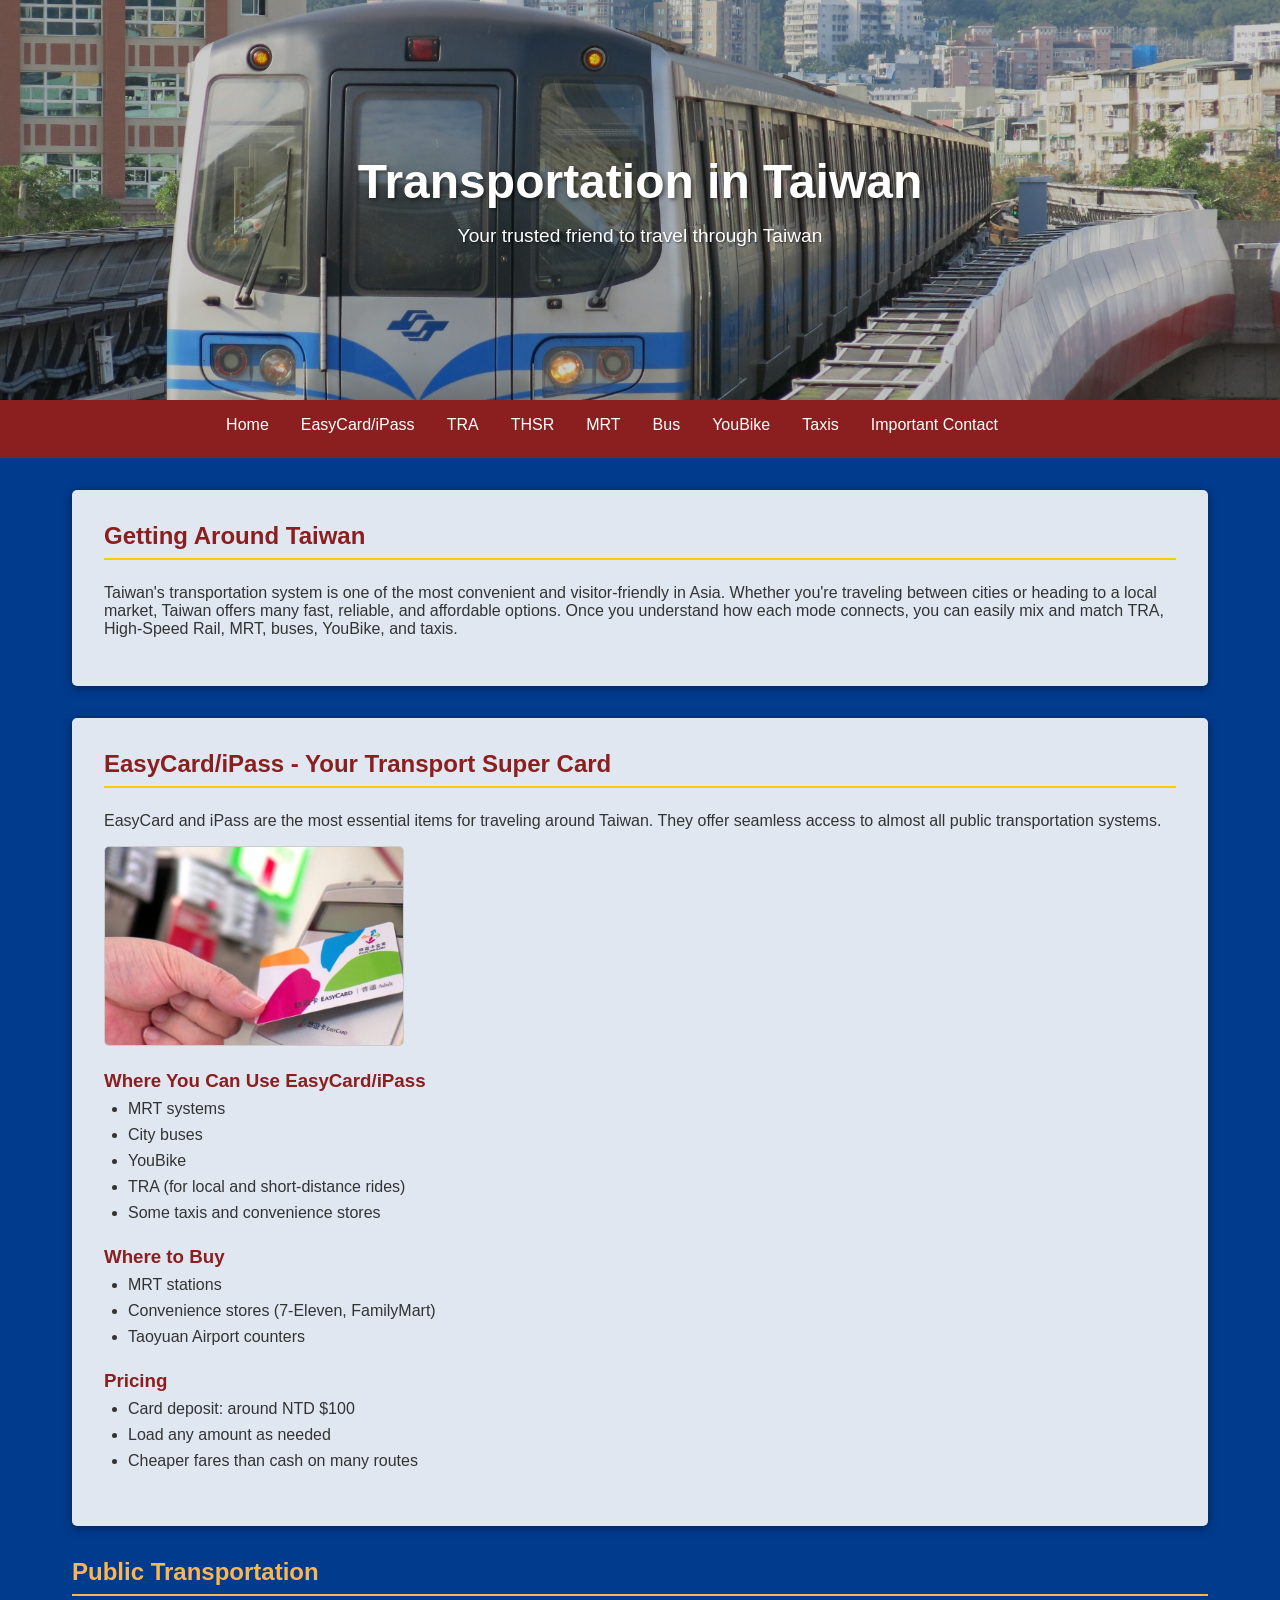
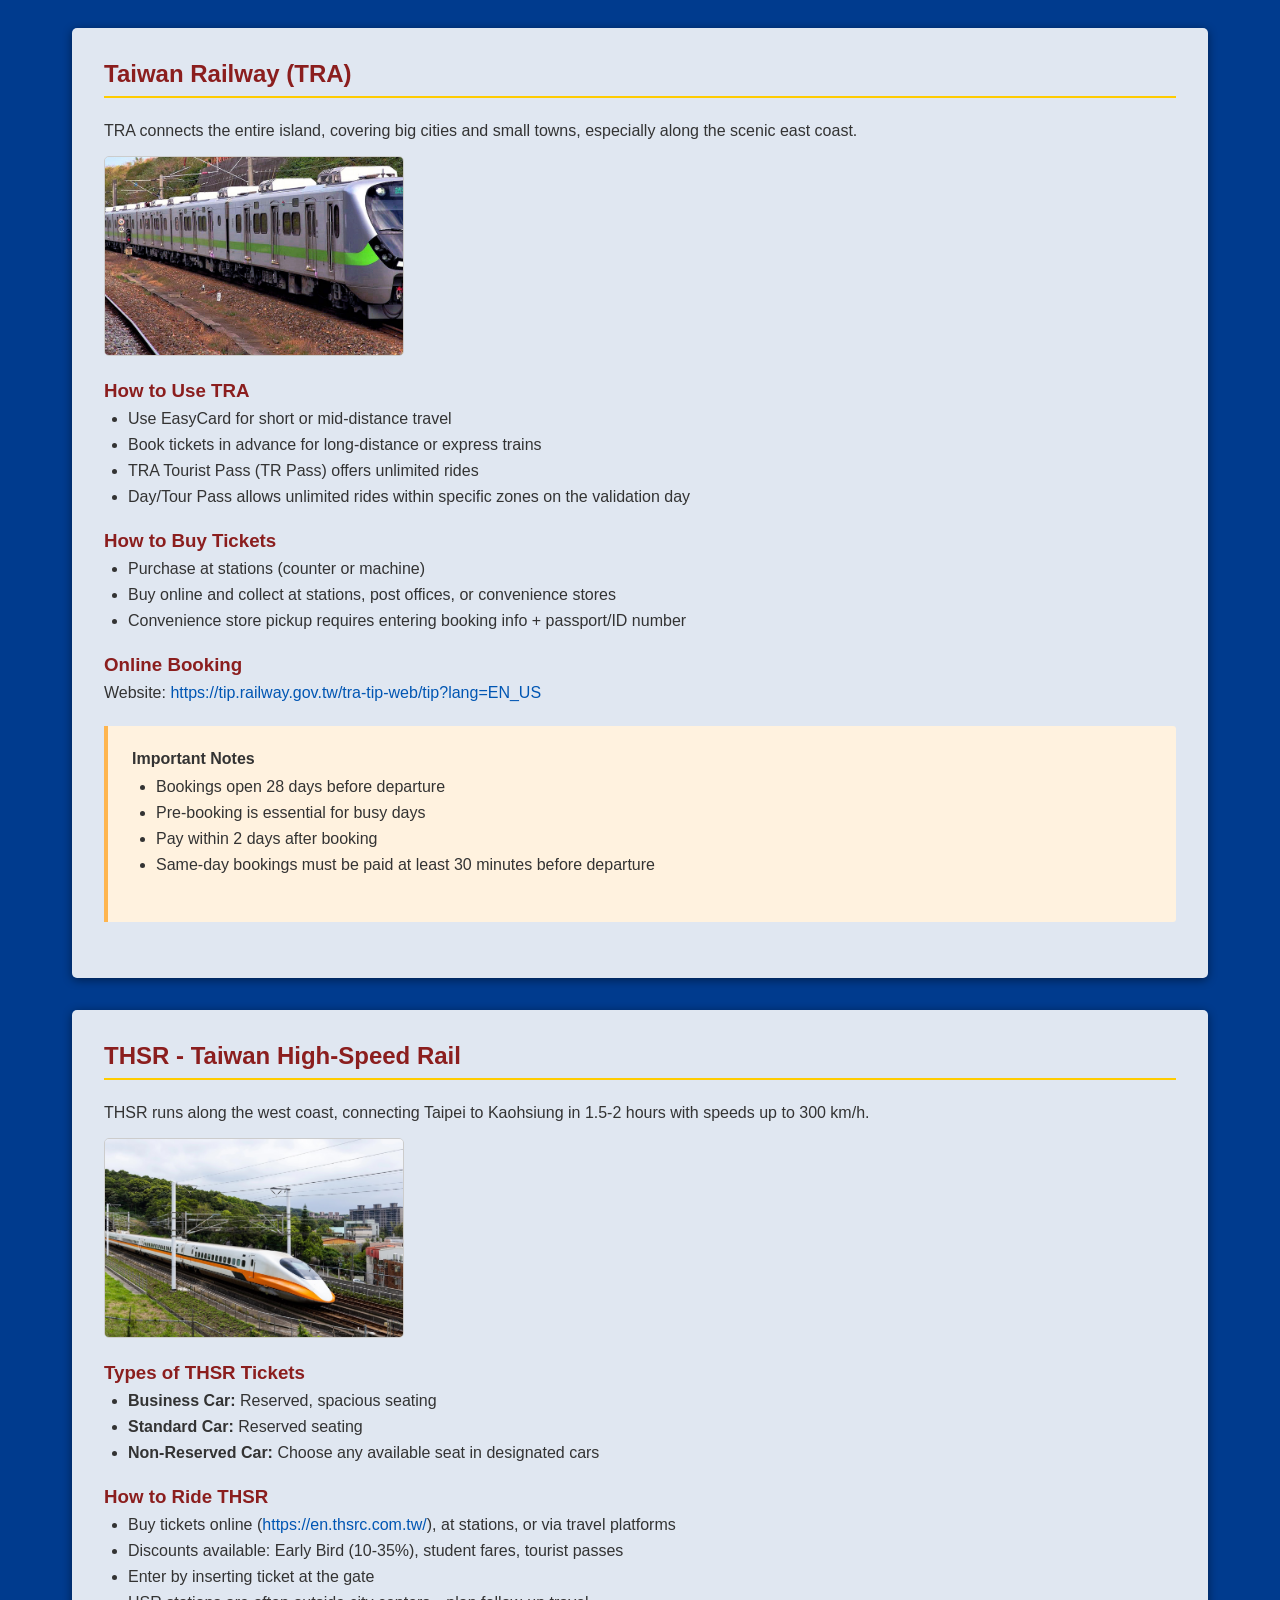
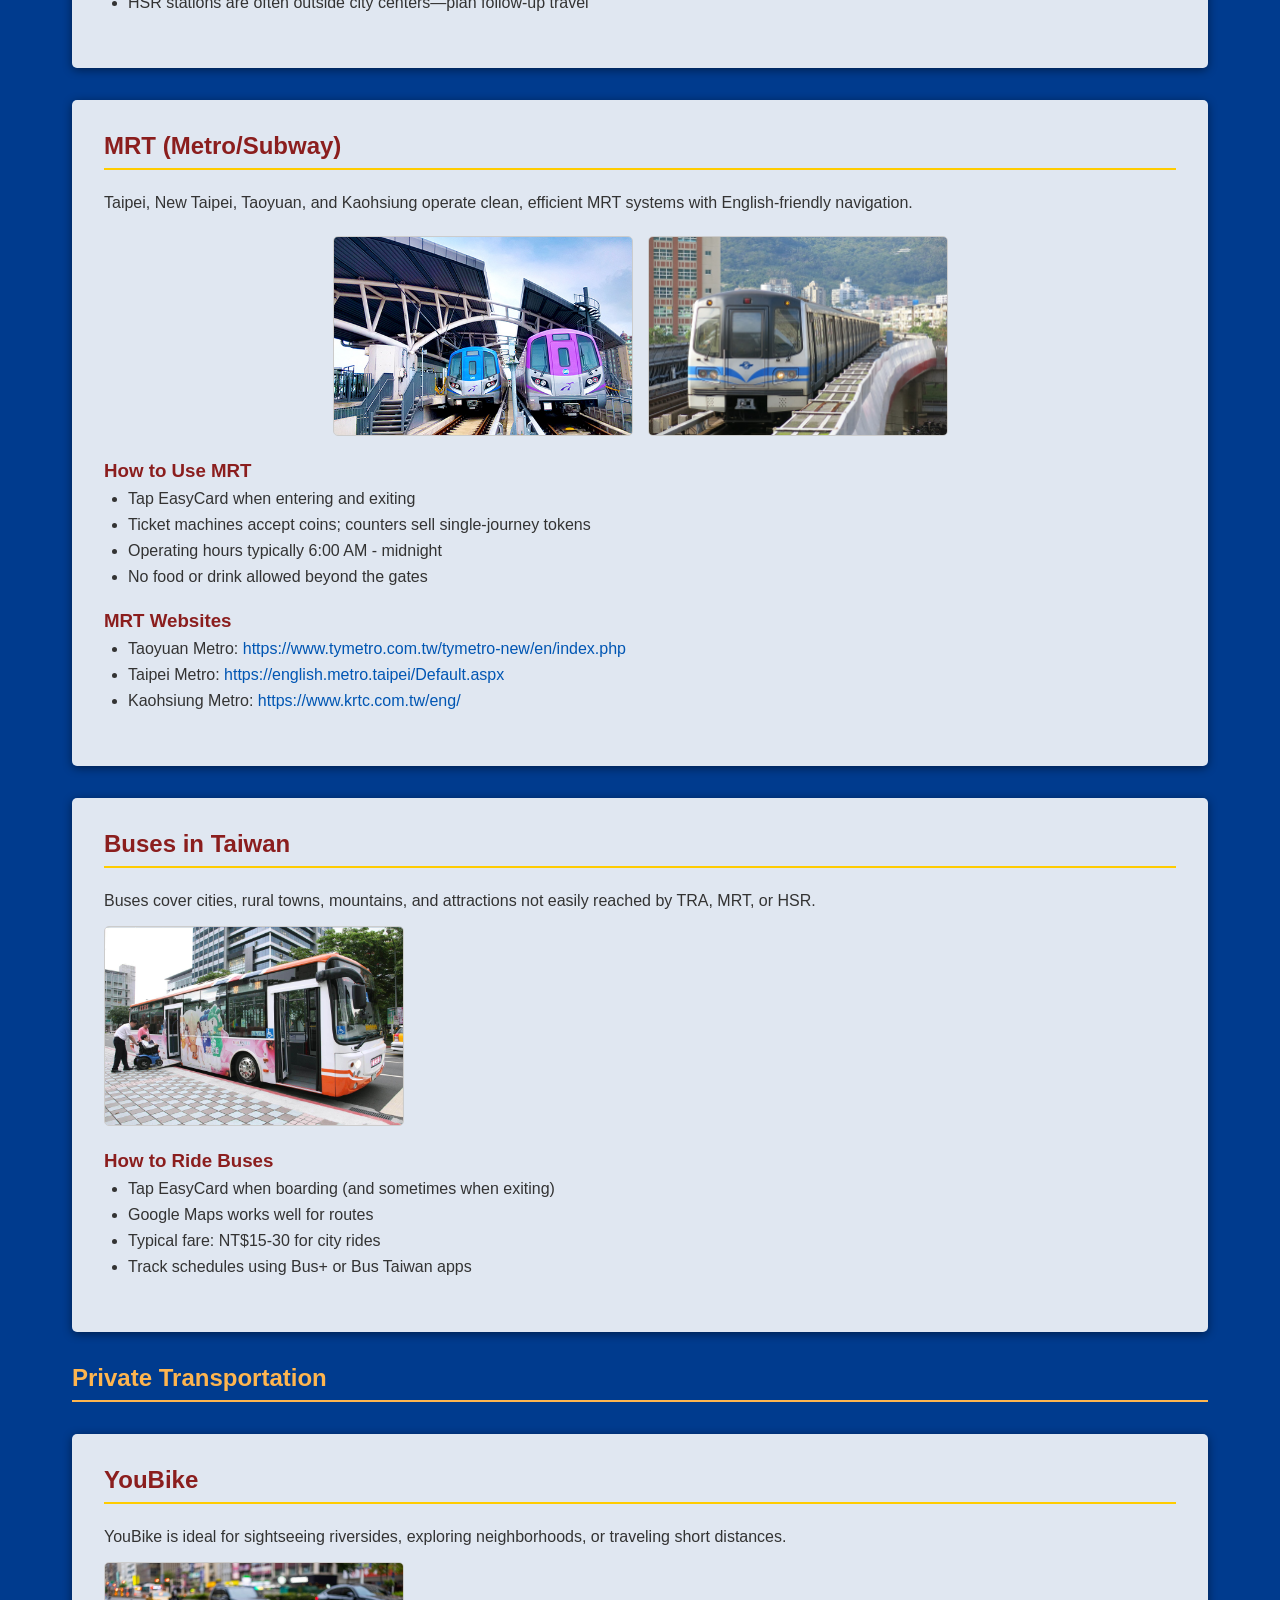
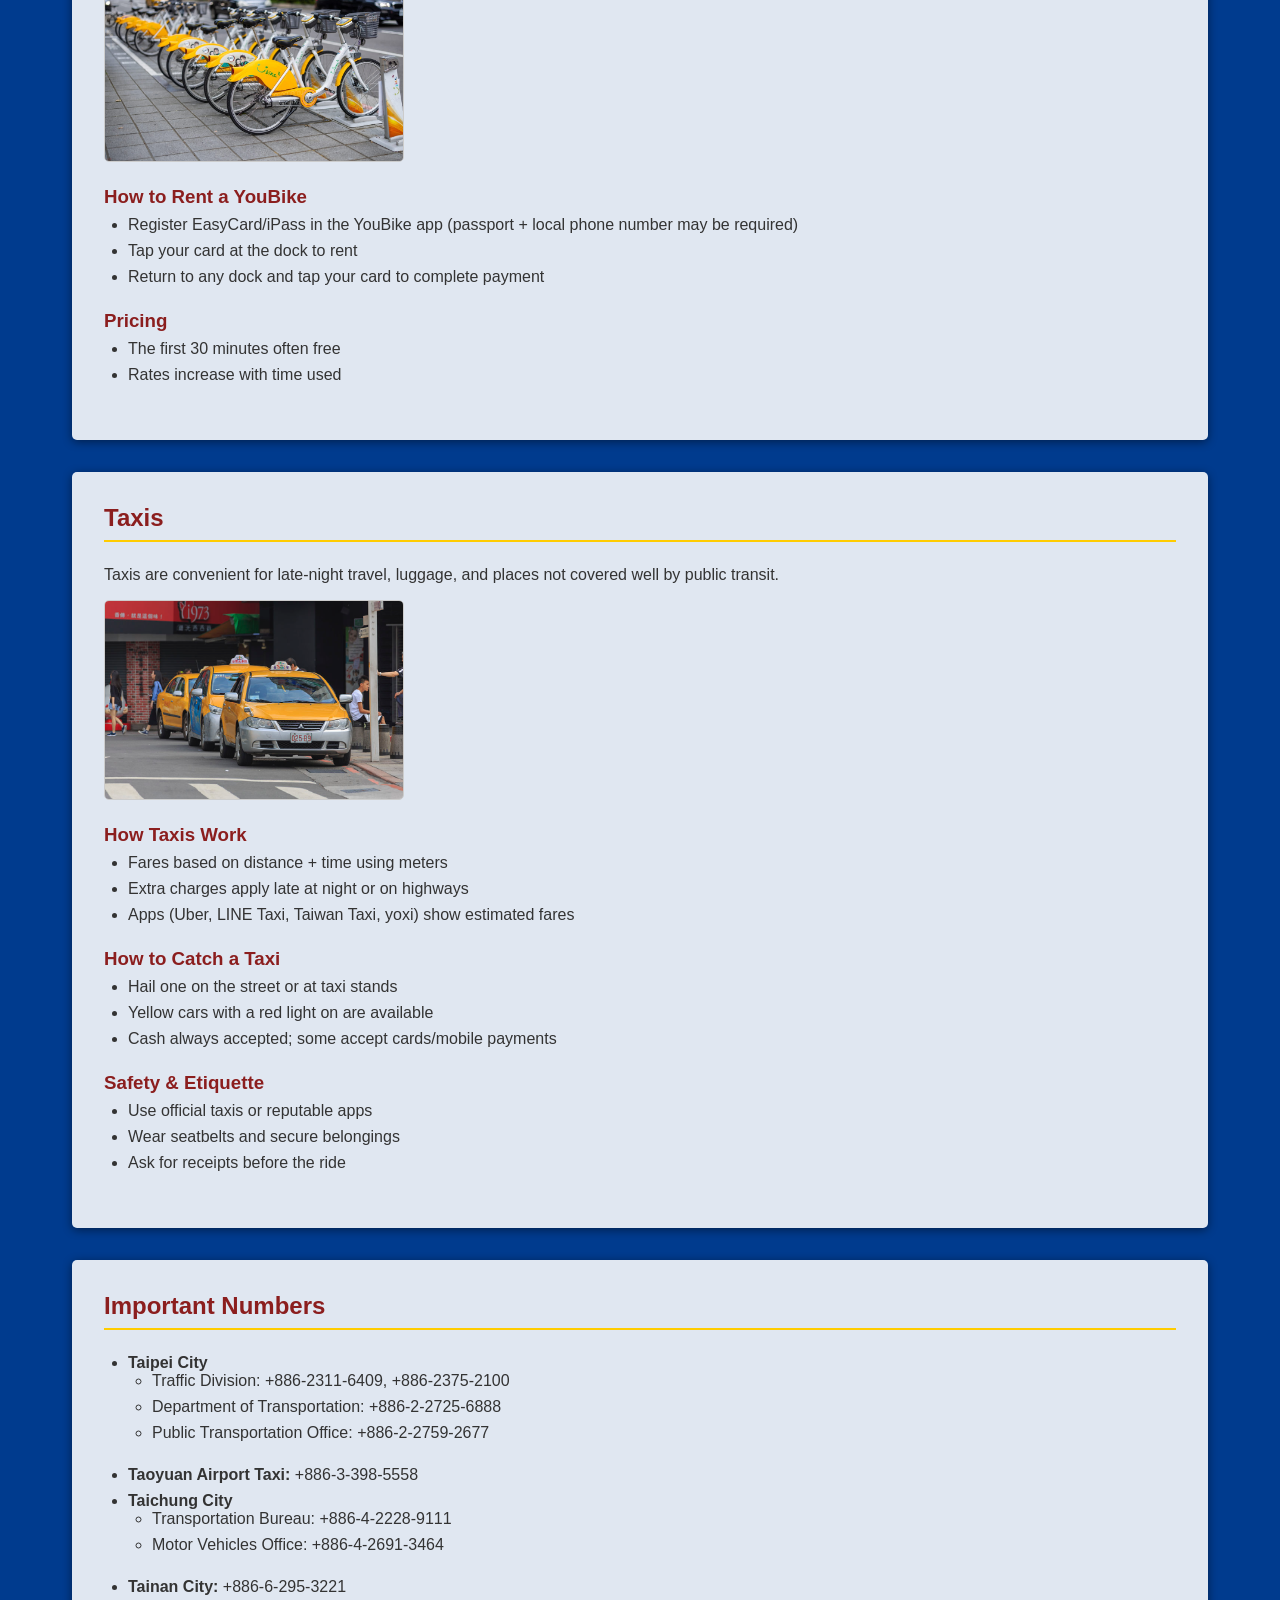
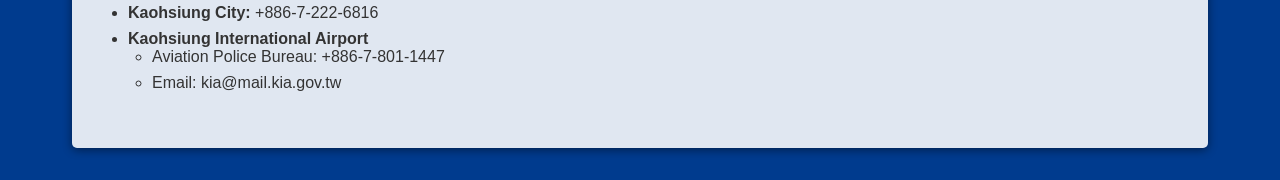
<file: transportation.html>
<!DOCTYPE html>
<html lang="en">
<head>
    <meta charset="UTF-8">
    <meta name="viewport" content="width=device-width, initial-scale=1.0">
    <title>Transportation in Taiwan</title>
    <style>
        * {
            margin: 0;
            padding: 0;
            box-sizing: border-box;
            font-family: 'Segoe UI', Tahoma, Geneva, Verdana, sans-serif;
        }
        
        body {
            color: #333;
            background-color: #003B8E;
        }
        
        a {
            text-decoration: none;
            color: #0056b3;
        }
        
        .header {
            position: relative;
            height: 400px;
            overflow: hidden;
        }
        
        .header-image {
            width: 100%;
            height: 100%;
            object-fit: cover;
            filter: brightness(0.8);
        }
        
        .header-content {
            position: absolute;
            top: 50%;
            left: 50%;
            transform: translate(-50%, -50%);
            text-align: center;
            color: white;
            width: 80%;
        }
        
        .header-content h1 {
            font-size: 3rem;
            margin-bottom: 1rem;
            text-shadow: 2px 2px 4px rgba(0, 0, 0, 0.5);
        }
        
        .header-content p {
            font-size: 1.2rem;
            max-width: 900px;
            margin: 0 auto;
            text-shadow: 1px 1px 2px rgba(0, 0, 0, 0.5);
        }
        
        nav {
            background-color: #8B1E1E;
            position: sticky;
            top: 0;
            z-index: 100;
            text-align: center;
        }
        
        .nav-container {
            max-width: 1200px;
            display: flex;
            justify-content: center;
            align-items: center;
            padding: 0 10px;
            text-align: center;
        }
        
        .nav-links {
            display: flex;
            list-style: none;
        }
        
        .nav-links li {
            padding-top: 1rem;
            padding-bottom: 0;
            padding-left: 1rem;
            padding-right: 1rem;
            margin: 0;
        }
        
        .nav-links a {
            color: white;
            font-weight: 500;
            transition: 0.4s ease;
        }
        
        .nav-links a:hover {
            color: #ffcc00;
        }
        
        .container {
            max-width: 1200px;
            margin: 2rem auto;
            padding: 0 2rem;
        }
        
        section {
            background-color: rgba(255, 255, 255, 0.877);
            border-radius: 5px;
            box-shadow: 0 2px 10px rgba(1, 0, 6, 0.474);
            padding: 2rem;
            margin-bottom: 2rem;
            transition: transform 0.3s ease;
        }
        
        section:hover {
            transform: translateY(-5px);
        }
        
        h2 {
            color: #8B1E1E;
            margin-bottom: 1.5rem;
            padding-bottom: 0.5rem;
            border-bottom: 2px solid #ffcc00;
        }
        
        h3 {
            color: #8B1E1E;
            margin: 1.5rem 0 0.5rem;
        }
        
        p {
            margin-bottom: 1rem;
        }
        
        ul, ol {
            margin-left: 1.5rem;
            margin-bottom: 1.5rem;
        }
        
        li {
            margin-bottom: 0.5rem;
        }
        
        .public {
            background: none;
            box-shadow: none;
            padding: 0;
        }

        .public h2 {
            color: #feb54f;
            border-color: #feb54f;;            
        }

        .content-image {
            width: 100%;
            max-width: 300px;
            height: 200px;
            object-fit: cover;
            border-radius: 5px;
            transition: transform 0.3s ease;
            cursor: pointer;
            background-color: #f5f5f5;
            display: flex;
            align-items: center;
            justify-content: center;
            color: #888;
            font-style: italic;
            border: 1px solid #ccc;
        }

        .content-image:hover {
            transform: scale(1.05);
        }

        .image-box {
            display: flex;
            flex-wrap: wrap;
            gap: 15px;
            margin: 1.5rem 0;
            justify-content: center;
        }      
        
        table {
            width: 100%;
            border-collapse: collapse;
            margin: 1.5rem 0;
        }
        
        th, td {
            padding: 12px 15px;
            text-align: left;
            border: 1px solid #b6b4b4;
        }
        
        th {
            background-color: #f2f2f2;
            color: #8B1E1E;
        }
        
        tr:hover {
            background-color: #f5f5f5;
        }
        
        .highlight-box {
            background-color: #fff2df;
            border-left: 4px solid #feb54f;
            padding: 1.5rem;
            margin: 1.5rem 0;
            border-radius: 0 3px 3px 0;
        }

        .highlight-box p {
            margin-bottom: 10px;
        }


        @media (max-width: 768px) {
            .header-content h1 {
                font-size: 2rem;
            }
            
            .nav-container {
                flex-direction: column;
                padding: 1rem;
            }
            
            .nav-links {
                margin-top: 1rem;
                flex-wrap: wrap;
                justify-content: center;
            }         
        }

        @media (max-width: 1024px) {
            .image-box {
                display: block;
                justify-content: center;
            }
        }
    </style>
</head>
<body>
    
    <div class="header">
        <img src="transportation.jpeg" alt="Transportation" class="header-image">
        <div class="header-content">
            <h1>Transportation in Taiwan</h1>
            <p>Your trusted friend to travel through Taiwan</p>
        </div>
    </div>

    <nav>
        <div class="nav-container">
            <ul class="nav-links">
                <li><a href="index.html">Home</a></li>
                <li><a href="#easycard">EasyCard/iPass</a></li>
                <li><a href="#tra">TRA</a></li>
                <li><a href="#thsr">THSR</a></li>
                <li><a href="#mrt">MRT</a></li>
                <li><a href="#bus">Bus</a></li>
                <li><a href="#youbike">YouBike</a></li>
                <li><a href="#taxis">Taxis</a></li>
                <li><a href="#important-contact">Important Contact</a></li>
            </ul>
        </div>
    </nav>
    
    <div class="container">
        <section id="transportation">
            <h2>Getting Around Taiwan</h2>

            <p>Taiwan's transportation system is one of the most convenient and visitor-friendly in Asia. Whether you're traveling between cities or heading to a local market, Taiwan offers many fast, reliable, and affordable options. Once you understand how each mode connects, you can easily mix and match TRA, High-Speed Rail, MRT, buses, YouBike, and taxis.</p>
        </section>

        <section id="easycard">
            <h2>EasyCard/iPass - Your Transport Super Card</h2>
            <p>EasyCard and iPass are the most essential items for traveling around Taiwan. They offer seamless access to almost all public transportation systems.</p>
            <img src="easycard.jpg" alt="EasyCard" class="content-image">
            <h3>Where You Can Use EasyCard/iPass</h3>
            <ul>
                <li>MRT systems</li>
                <li>City buses</li>
                <li>YouBike</li>
                <li>TRA (for local and short-distance rides)</li>
                <li>Some taxis and convenience stores</li>
            </ul>

            <h3>Where to Buy</h3>
            <ul>
                <li>MRT stations</li>
                <li>Convenience stores (7-Eleven, FamilyMart)</li>
                <li>Taoyuan Airport counters</li>
            </ul>

            <h3>Pricing</h3>
            <ul>
                <li>Card deposit: around NTD $100</li>
                <li>Load any amount as needed</li>
                <li>Cheaper fares than cash on many routes</li>
            </ul>
        </section>

        <section id="public" class="public">
            <h2>Public Transportation</h2>
        </section>

        <section id="tra">
            <h2>Taiwan Railway (TRA)</h2>
            <p>TRA connects the entire island, covering big cities and small towns, especially along the scenic east coast.</p>
            <img src="tra.jpg" alt="TRA" class="content-image">
            <h3>How to Use TRA</h3>
            <ul>
                <li>Use EasyCard for short or mid-distance travel</li>
                <li>Book tickets in advance for long-distance or express trains</li>
                <li>TRA Tourist Pass (TR Pass) offers unlimited rides</li>
                <li>Day/Tour Pass allows unlimited rides within specific zones on the validation day</li>
            </ul>

            <h3>How to Buy Tickets</h3>
            <ul>
                <li>Purchase at stations (counter or machine)</li>
                <li>Buy online and collect at stations, post offices, or convenience stores</li>
                <li>Convenience store pickup requires entering booking info + passport/ID number</li>
            </ul>

            <h3>Online Booking</h3>
            <p>Website: <a href="https://tip.railway.gov.tw/tra-tip-web/tip?lang=EN_US" target="_blank">https://tip.railway.gov.tw/tra-tip-web/tip?lang=EN_US</a></p>

            <div class="highlight-box">
                <p><strong>Important Notes</strong><br></p>
                <ul>
                    <li>Bookings open 28 days before departure</li>
                    <li>Pre-booking is essential for busy days</li>
                    <li>Pay within 2 days after booking</li>
                    <li>Same-day bookings must be paid at least 30 minutes before departure</li>
                </ul>
            </div>
            
        </section>

        <section id="thsr">
            <h2>THSR - Taiwan High-Speed Rail</h2>
            <p>THSR runs along the west coast, connecting Taipei to Kaohsiung in 1.5-2 hours with speeds up to 300 km/h.</p>
            <img src="thsr.jpg" alt="THSR" class="content-image">
            <h3>Types of THSR Tickets</h3>
            <ul>
                <li><strong>Business Car:</strong> Reserved, spacious seating</li>
                <li><strong>Standard Car:</strong> Reserved seating</li>
                <li><strong>Non-Reserved Car:</strong> Choose any available seat in designated cars</li>
            </ul>

            <h3>How to Ride THSR</h3>
            <ul>
                <li>Buy tickets online (<a href="https://en.thsrc.com.tw/" target="_blank">https://en.thsrc.com.tw/</a>), at stations, or via travel platforms</li>
                <li>Discounts available: Early Bird (10-35%), student fares, tourist passes</li>
                <li>Enter by inserting ticket at the gate</li>
                <li>HSR stations are often outside city centers—plan follow-up travel</li>
            </ul>
        </section>

        <section id="mrt">
            <h2>MRT (Metro/Subway)</h2>
            <p>Taipei, New Taipei, Taoyuan, and Kaohsiung operate clean, efficient MRT systems with English-friendly navigation.</p>
            <div class="image-box">
                <img src="taoyuanmetro.jpg" alt="Taoyuan Metro" class="content-image">
                <img src="taipeimrt.JPG" alt="Taipei MRT" class="content-image">
            </div>
            <h3>How to Use MRT</h3>
            <ul>
                <li>Tap EasyCard when entering and exiting</li>
                <li>Ticket machines accept coins; counters sell single-journey tokens</li>
                <li>Operating hours typically 6:00 AM - midnight</li>
                <li>No food or drink allowed beyond the gates</li>
            </ul>

            <h3>MRT Websites</h3>
            <ul>
                <li>Taoyuan Metro: <a href="https://www.tymetro.com.tw/tymetro-new/en/index.php" target="_blank">https://www.tymetro.com.tw/tymetro-new/en/index.php</a></li>
                <li>Taipei Metro: <a href="https://english.metro.taipei/Default.aspx" target="_blank">https://english.metro.taipei/Default.aspx</a></li>
                <li>Kaohsiung Metro: <a href="https://www.krtc.com.tw/eng/" target="_blank">https://www.krtc.com.tw/eng/</a></li>
            </ul>
        </section>

        <section id="bus">
            <h2>Buses in Taiwan</h2>
            <p>Buses cover cities, rural towns, mountains, and attractions not easily reached by TRA, MRT, or HSR.</p>
            <img src="bus.jpg" alt="Bus" class="content-image">
            <h3>How to Ride Buses</h3>
            <ul>
                <li>Tap EasyCard when boarding (and sometimes when exiting)</li>
                <li>Google Maps works well for routes</li>
                <li>Typical fare: NT$15-30 for city rides</li>
                <li>Track schedules using Bus+ or Bus Taiwan apps</li>
            </ul>
        </section>

        <section id="private" class="public">
            <h2>Private Transportation</h2>
        </section>

        <section id="youbike">
            <h2>YouBike</h2>
            <p>YouBike is ideal for sightseeing riversides, exploring neighborhoods, or traveling short distances.</p>
            <img src="youbike.jpg" alt="Youbike" class="content-image">
            <h3>How to Rent a YouBike</h3>
            <ul>
                <li>Register EasyCard/iPass in the YouBike app (passport + local phone number may be required)</li>
                <li>Tap your card at the dock to rent</li>
                <li>Return to any dock and tap your card to complete payment</li>
            </ul>

            <h3>Pricing</h3>
            <ul>
                <li>The first 30 minutes often free</li>
                <li>Rates increase with time used</li>
            </ul>
        </section>

        <section id="taxis">
            <h2>Taxis</h2>
            <p>Taxis are convenient for late-night travel, luggage, and places not covered well by public transit.</p>
            <img src="taxi.png" alt="Taxi" class="content-image">
            <h3>How Taxis Work</h3>
            <ul>
                <li>Fares based on distance + time using meters</li>
                <li>Extra charges apply late at night or on highways</li>
                <li>Apps (Uber, LINE Taxi, Taiwan Taxi, yoxi) show estimated fares</li>
            </ul>

            <h3>How to Catch a Taxi</h3>
            <ul>
                <li>Hail one on the street or at taxi stands</li>
                <li>Yellow cars with a red light on are available</li>
                <li>Cash always accepted; some accept cards/mobile payments</li>
            </ul>

            <h3>Safety & Etiquette</h3>
            <ul>
                <li>Use official taxis or reputable apps</li>
                <li>Wear seatbelts and secure belongings</li>
                <li>Ask for receipts before the ride</li>
            </ul>
            
        </section>

        <section id="important-contact">
            <h2>Important Numbers</h2>
            <ul>
                <li><strong>Taipei City</strong>
                    <ul>
                        <li>Traffic Division: +886-2311-6409, +886-2375-2100</li>
                        <li>Department of Transportation: +886-2-2725-6888</li>
                        <li>Public Transportation Office: +886-2-2759-2677</li>
                    </ul>
                </li>
                <li><strong>Taoyuan Airport Taxi:</strong> +886-3-398-5558</li>
                <li><strong>Taichung City</strong>
                    <ul>
                        <li>Transportation Bureau: +886-4-2228-9111</li>
                        <li>Motor Vehicles Office: +886-4-2691-3464</li>
                    </ul>
                </li>
                <li><strong>Tainan City:</strong> +886-6-295-3221</li>
                <li><strong>Kaohsiung City:</strong> +886-7-222-6816</li>
                <li><strong>Kaohsiung International Airport</strong>
                    <ul>
                        <li>Aviation Police Bureau: +886-7-801-1447</li>
                        <li>Email: kia@mail.kia.gov.tw</li>
                    </ul>
                </li>
            </ul>
        </section>
    </div>
</body>
</html>
</file>
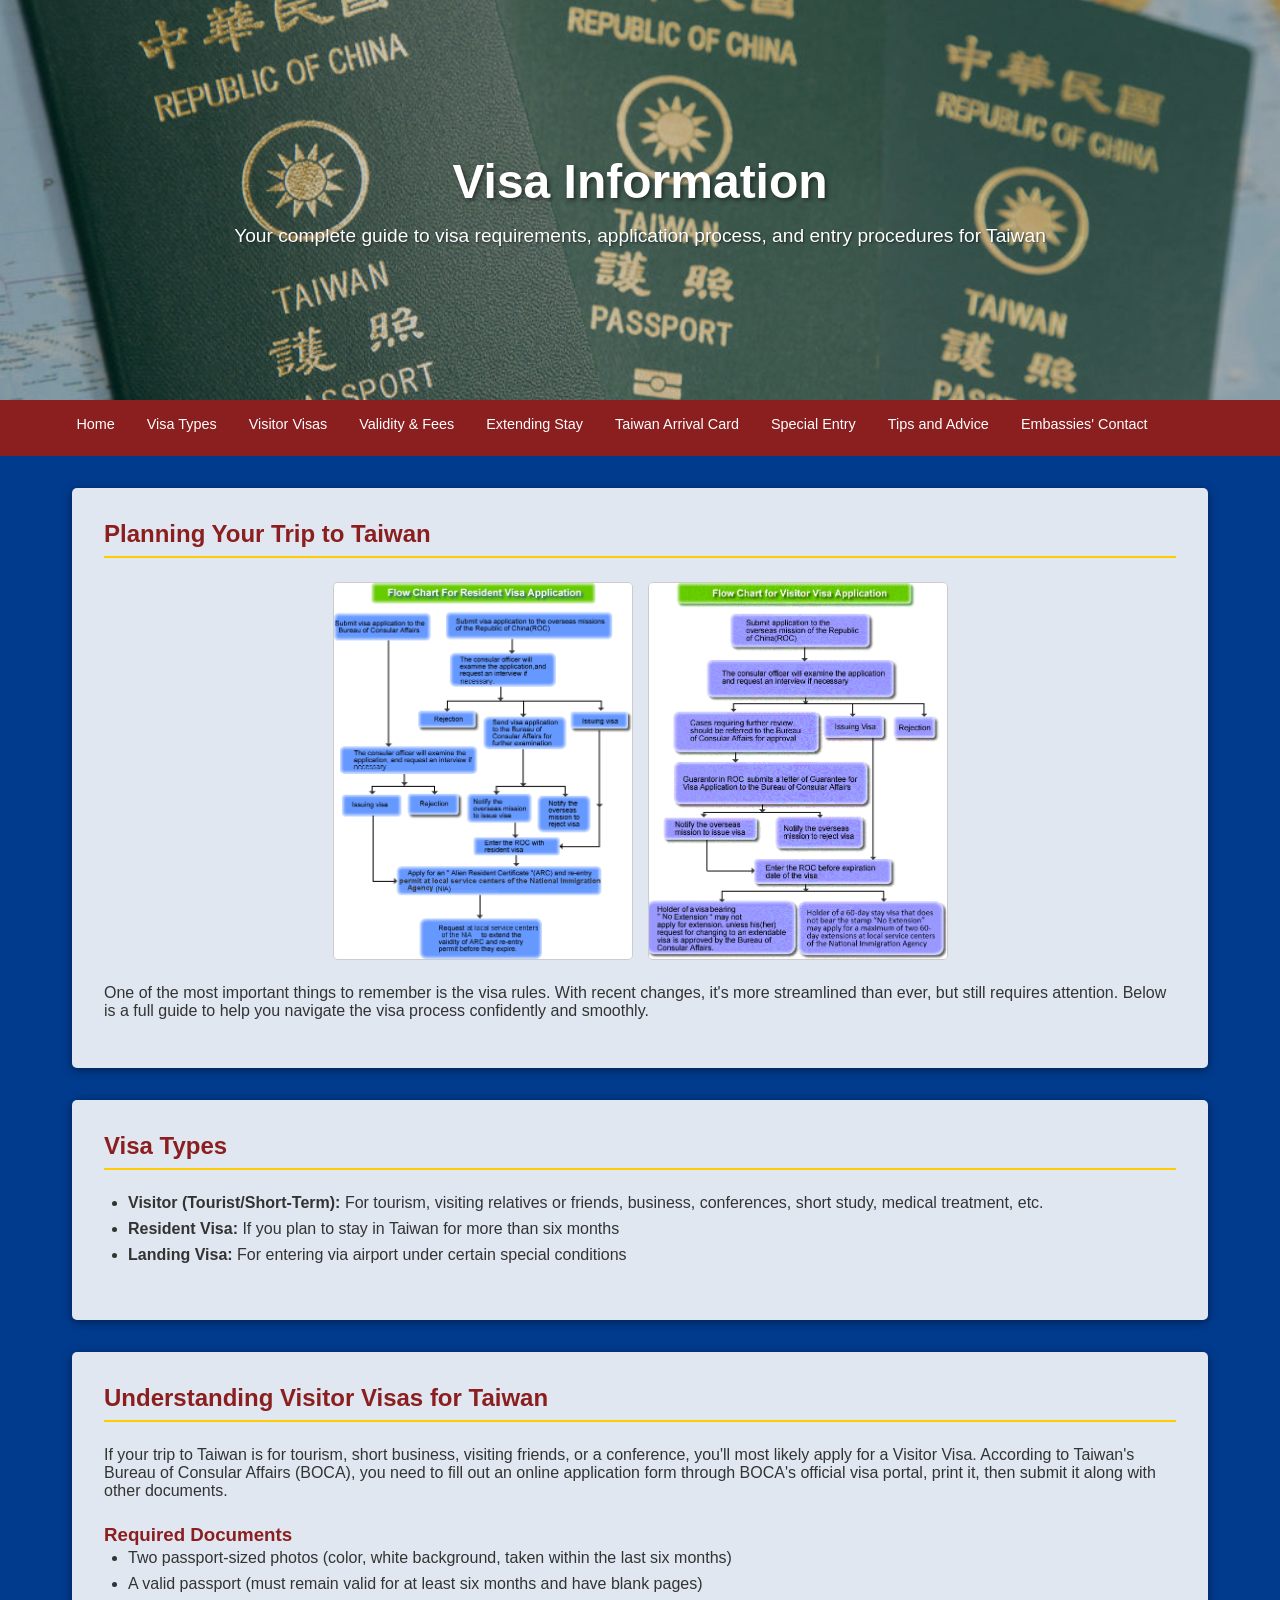
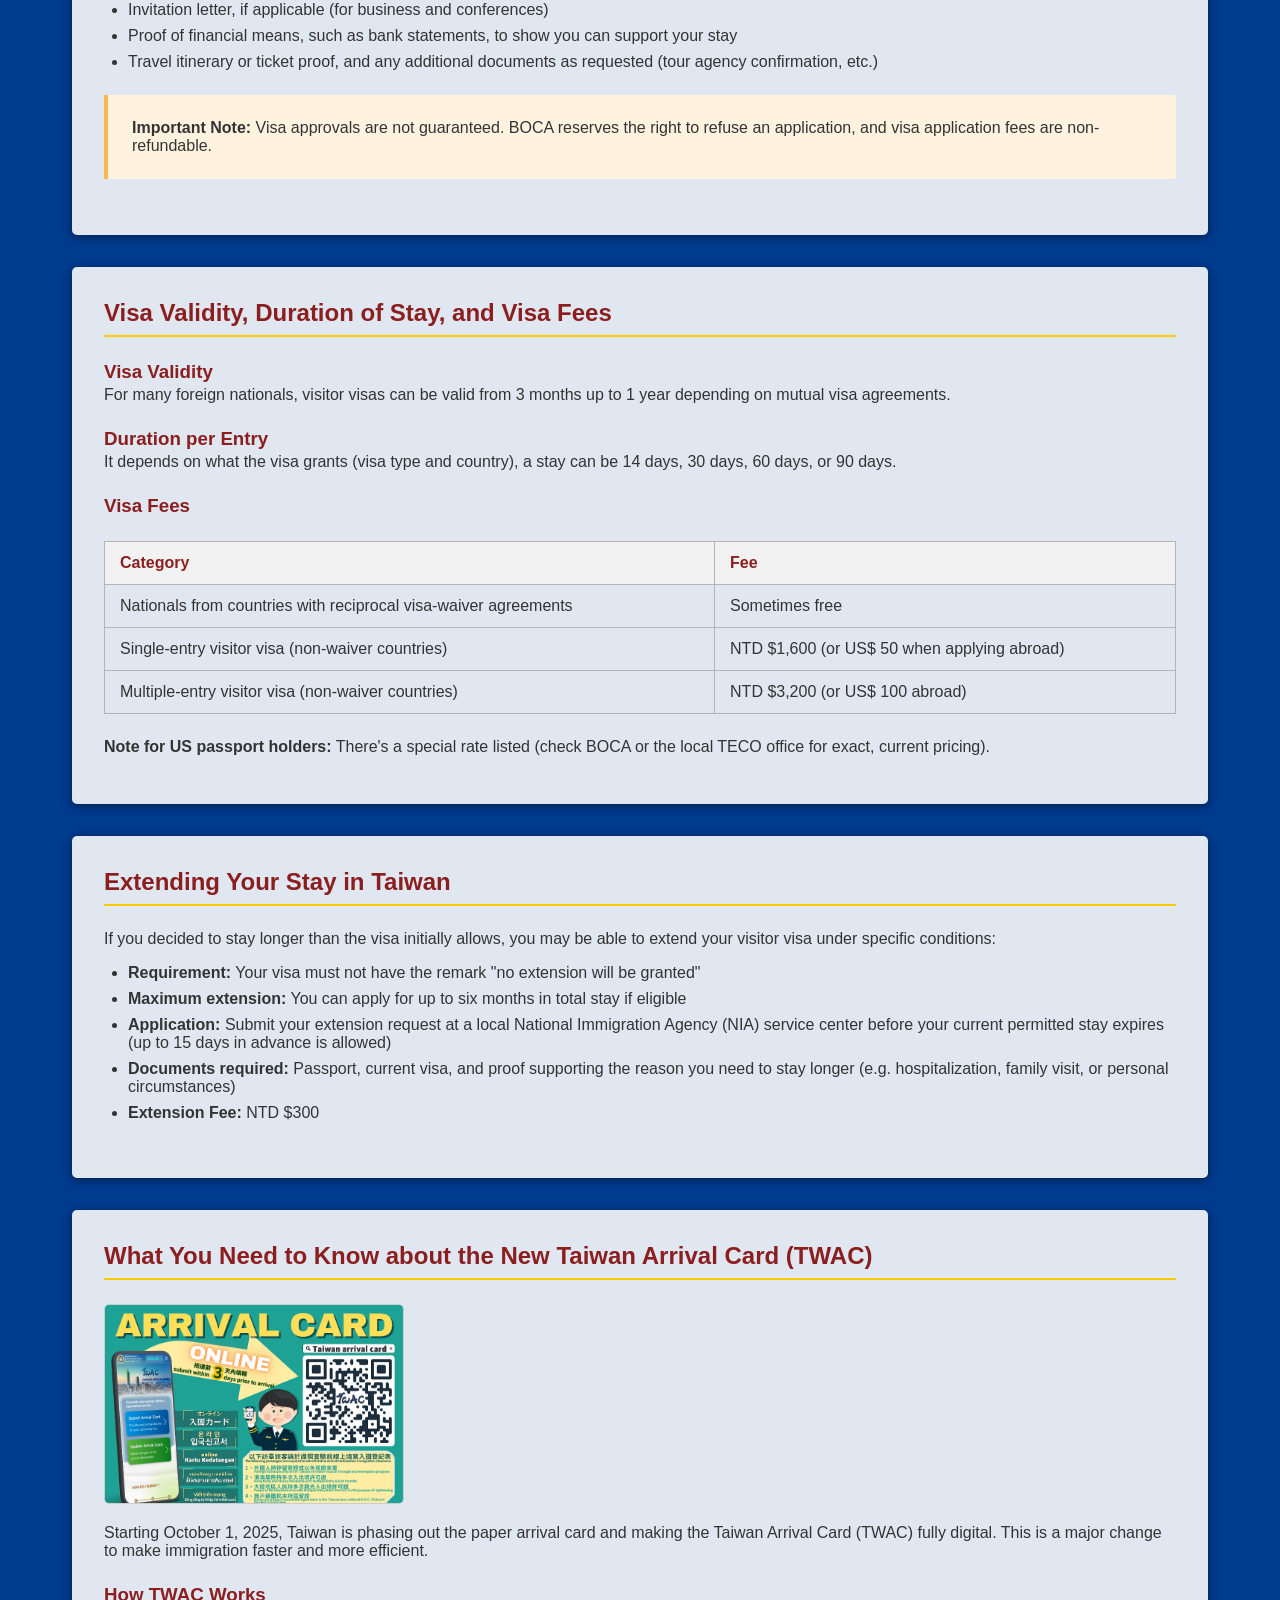
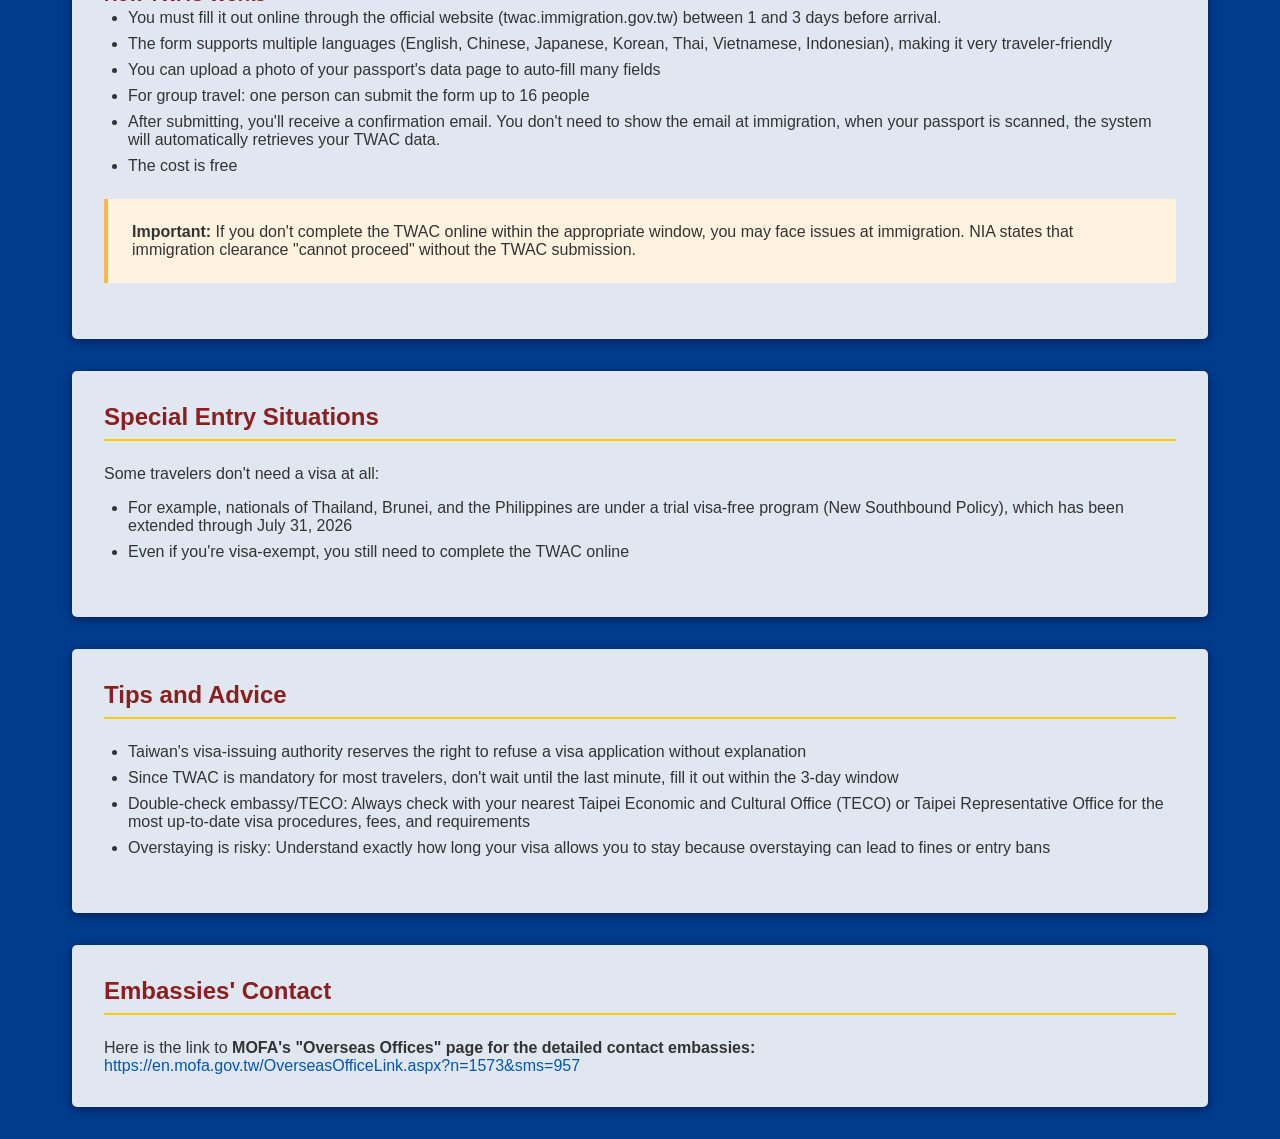
<file: visa.html>
<!DOCTYPE html>
<html lang="en">
<head>
    <meta charset="UTF-8">
    <meta name="viewport" content="width=device-width, initial-scale=1.0">
    <title>Taiwan Visa Information</title>
    <style>
        * {
            margin: 0;
            padding: 0;
            box-sizing: border-box;
            font-family: 'Segoe UI', Tahoma, Geneva, Verdana, sans-serif;
        }
        
        body {
            color: #333;
            background-color: #003B8E;
        }
        
        a {
            text-decoration: none;
            color: #0056b3;
        }
        
        .header {
            position: relative;
            height: 400px;
            overflow: hidden;
        }
        
        .header-image {
            width: 100%;
            height: 100%;
            object-fit: cover;
            filter: brightness(0.8);
        }
        
        .header-content {
            position: absolute;
            top: 50%;
            left: 50%;
            transform: translate(-50%, -50%);
            text-align: center;
            color: white;
            width: 80%;
        }
        
        .header-content h1 {
            font-size: 3rem;
            margin-bottom: 1rem;
            text-shadow: 2px 2px 4px rgba(0, 0, 0, 0.5);
        }
        
        .header-content p {
            font-size: 1.2rem;
            max-width: 900px;
            margin: 0 auto;
            text-shadow: 1px 1px 2px rgba(0, 0, 0, 0.5);
        }
        
        nav {
            background-color: #8B1E1E;
            position: sticky;
            top: 0;
            z-index: 100;
            text-align: center;
        }
        
        .nav-container {
            max-width: 1200px;
            display: flex;
            justify-content: center;
            align-items: center;
            padding: 0 10px;
            text-align: center;
            font-size: 0.9rem;
        }
        
        .nav-links {
            display: flex;
            list-style: none;
        }
        
        .nav-links li {
            padding-top: 1rem;
            padding-bottom: 0;
            padding-left: 1rem;
            padding-right: 1rem;
            margin: 0;
        }
        
        .nav-links a {
            color: white;
            font-weight: 500;
            transition: 0.4s ease;
        }
        
        .nav-links a:hover {
            color: #ffcc00;
        }
        
        .container {
            max-width: 1200px;
            margin: 2rem auto;
            padding: 0 2rem;
        }
        
        section {
            background-color: rgba(255, 255, 255, 0.877);
            border-radius: 5px;
            box-shadow: 0 2px 10px rgba(1, 0, 6, 0.474);
            padding: 2rem;
            margin-bottom: 2rem;
            transition: transform 0.3s ease;
        }
        
        section:hover {
            transform: translateY(-5px);
        }
        
        h2 {
            color: #8B1E1E;
            margin-bottom: 1.5rem;
            padding-bottom: 0.5rem;
            border-bottom: 2px solid #ffcc00;
        }
        
        h3 {
            color: #8B1E1E;
            margin: 1.5rem 0 0.2rem;
        }
        
        p {
            margin-bottom: 1rem;
        }
        
        ul, ol {
            margin-left: 1.5rem;
            margin-bottom: 1.5rem;
        }
        
        li {
            margin-bottom: 0.5rem;
        }
        
        .content-image {
            width: 100%;
            max-width: 300px;
            height: 200px;
            object-fit: cover;
            border-radius: 5px;
            transition: transform 0.3s ease;
            cursor: pointer;
            background-color: #f5f5f5;
            display: flex;
            align-items: center;
            justify-content: center;
            color: #888;
            font-style: italic;
            border: 1px solid #ccc;
        }

        .overview .content-image {
            height: auto;
            width: 100%;
            object-fit: cover;
            border-radius: 5px;
            transition: transform 0.3s ease;
            cursor: pointer;
            background-color: #f5f5f5;
            display: flex;
            align-items: center;
            justify-content: center;
            color: #888;
            font-style: italic;
            border: 1px solid #ccc;
        }

        .twac .content-image {
            margin-bottom: 20px;
        }

        .content-image:hover {
            transform: scale(1.05);
        }

        .image-box {
            display: flex;
            flex-wrap: wrap;
            gap: 15px;
            margin: 1.5rem 0;
            justify-content: center;
        }      
                
        table {
            width: 100%;
            border-collapse: collapse;
            margin: 1.5rem 0;
        }
        
        th, td {
            padding: 12px 15px;
            text-align: left;
            border: 1px solid #b6b4b4;
        }
        
        th {
            background-color: #f2f2f2;
            color: #8B1E1E;
        }
        
        tr:hover {
            background-color: #f5f5f5;
        }
        
        .highlight-box {
            background-color: #fff2df;
            border-left: 4px solid #feb54f;
            padding: 1.5rem;
            margin: 1.5rem 0;
            border-radius: 0 3px 3px 0;
        }

        .highlight-box p {
            margin-bottom: 0;
        }

        .contact-embassy p {
            margin: 0;
        }
        
        @media (max-width: 768px) {
            .header-content h1 {
                font-size: 2rem;
            }
            
            .nav-container {
                flex-direction: column;
                padding: 1rem;
            }
            
            .nav-links {
                margin-top: 1rem;
                flex-wrap: wrap;
                justify-content: center;
            }         
        }

        @media (max-width: 1024px) {
            .image-box {
                display: block;
                justify-content: center;
            }
        }
    </style>
</head>
<body>
    
    <div class="header">
        <img src="visapass.jpg" alt="Taiwan Passport" class="header-image">
        <div class="header-content">
            <h1>Visa Information</h1>
            <p>Your complete guide to visa requirements, application process, and entry procedures for Taiwan</p>
        </div>
    </div>

    <nav>
        <div class="nav-container">
            <ul class="nav-links">
                <li><a href="index.html">Home</a></li>
                <li><a href="#visa-types">Visa Types</a></li>
                <li><a href="#visitor-visas">Visitor Visas</a></li>
                <li><a href="#validity-fees">Validity & Fees</a></li>
                <li><a href="#extending-stay">Extending Stay</a></li>
                <li><a href="#twac">Taiwan Arrival Card</a></li>
                <li><a href="#special-entry">Special Entry</a></li>
                <li><a href="#tips-advice">Tips and Advice</a></li>
                <li><a href="#contact-embassy">Embassies' Contact</a></li>
            </ul>
        </div>
    </nav>
    
    <div class="container">
        <section class="overview">
            <h2>Planning Your Trip to Taiwan</h2>
            <div class="image-box">
                <img src="resident.gif" alt="Resident Visa" class="content-image">
                <img src="visitor.gif" alt="Resident Visa" class="content-image">
            </div>
            <p>One of the most important things to remember is the visa rules. With recent changes, it's more streamlined than ever, but still requires attention. Below is a full guide to help you navigate the visa process confidently and smoothly.</p>
        </section>
        
        <section id="visa-types" class="visa-types">
            <h2>Visa Types</h2>
            <ul>
                <li><strong>Visitor (Tourist/Short-Term):</strong> For tourism, visiting relatives or friends, business, conferences, short study, medical treatment, etc.</li>
                <li><strong>Resident Visa:</strong> If you plan to stay in Taiwan for more than six months</li>
                <li><strong>Landing Visa:</strong> For entering via airport under certain special conditions</li>
            </ul>
        </section>
        
        <section id="visitor-visas" class="visitor-visas">
            <h2>Understanding Visitor Visas for Taiwan</h2>
            <p>If your trip to Taiwan is for tourism, short business, visiting friends, or a conference, you'll most likely apply for a Visitor Visa. According to Taiwan's Bureau of Consular Affairs (BOCA), you need to fill out an online application form through BOCA's official visa portal, print it, then submit it along with other documents.</p>
            
            <h3>Required Documents</h3>
            <ul>
                <li>Two passport-sized photos (color, white background, taken within the last six months)</li>
                <li>A valid passport (must remain valid for at least six months and have blank pages)</li>
                <li>Invitation letter, if applicable (for business and conferences)</li>
                <li>Proof of financial means, such as bank statements, to show you can support your stay</li>
                <li>Travel itinerary or ticket proof, and any additional documents as requested (tour agency confirmation, etc.)</li>
            </ul>
            
            <div class="highlight-box">
                <p><strong>Important Note:</strong> Visa approvals are not guaranteed. BOCA reserves the right to refuse an application, and visa application fees are non-refundable.</p>
            </div>
        </section>
        
        <section id="validity-fees" class="validity-fees">
            <h2>Visa Validity, Duration of Stay, and Visa Fees</h2>
            
            <h3>Visa Validity</h3>
            <p>For many foreign nationals, visitor visas can be valid from 3 months up to 1 year depending on mutual visa agreements.</p>
            
            <h3>Duration per Entry</h3>
            <p>It depends on what the visa grants (visa type and country), a stay can be 14 days, 30 days, 60 days, or 90 days.</p>
            
            <h3>Visa Fees</h3>
            <table>
                <thead>
                    <tr>
                        <th>Category</th>
                        <th>Fee</th>
                    </tr>
                </thead>
                <tbody>
                    <tr>
                        <td>Nationals from countries with reciprocal visa-waiver agreements</td>
                        <td>Sometimes free</td>
                    </tr>
                    <tr>
                        <td>Single-entry visitor visa (non-waiver countries)</td>
                        <td>NTD $1,600 (or US$ 50 when applying abroad)</td>
                    </tr>
                    <tr>
                        <td>Multiple-entry visitor visa (non-waiver countries)</td>
                        <td>NTD $3,200 (or US$ 100 abroad)</td>
                    </tr>
                </tbody>
            </table>
            
            <p><strong>Note for US passport holders:</strong> There's a special rate listed (check BOCA or the local TECO office for exact, current pricing).</p>
        </section>
        
        <section id="extending-stay" class="extending-stay">
            <h2>Extending Your Stay in Taiwan</h2>
            <p>If you decided to stay longer than the visa initially allows, you may be able to extend your visitor visa under specific conditions:</p>
            
            <ul>
                <li><strong>Requirement:</strong> Your visa must not have the remark "no extension will be granted"</li>
                <li><strong>Maximum extension:</strong> You can apply for up to six months in total stay if eligible</li>
                <li><strong>Application:</strong> Submit your extension request at a local National Immigration Agency (NIA) service center before your current permitted stay expires (up to 15 days in advance is allowed)</li>
                <li><strong>Documents required:</strong> Passport, current visa, and proof supporting the reason you need to stay longer (e.g. hospitalization, family visit, or personal circumstances)</li>
                <li><strong>Extension Fee:</strong> NTD $300</li>
            </ul>
        </section>
        
        <section id="twac" class="twac">
            <h2>What You Need to Know about the New Taiwan Arrival Card (TWAC)</h2>
            <img src="twac.png" alt="TWAC" class="content-image">
            <p>Starting October 1, 2025, Taiwan is phasing out the paper arrival card and making the Taiwan Arrival Card (TWAC) fully digital. This is a major change to make immigration faster and more efficient.</p>
            
            <h3>How TWAC Works</h3>
            <ul>
                <li>You must fill it out online through the official website (twac.immigration.gov.tw) between 1 and 3 days before arrival.</li>
                <li>The form supports multiple languages (English, Chinese, Japanese, Korean, Thai, Vietnamese, Indonesian), making it very traveler-friendly</li>
                <li>You can upload a photo of your passport's data page to auto-fill many fields</li>
                <li>For group travel: one person can submit the form up to 16 people</li>
                <li>After submitting, you'll receive a confirmation email. You don't need to show the email at immigration, when your passport is scanned, the system will automatically retrieves your TWAC data.</li>
                <li>The cost is free</li>
            </ul>
            
            <div class="highlight-box">
                <p><strong>Important:</strong> If you don't complete the TWAC online within the appropriate window, you may face issues at immigration. NIA states that immigration clearance "cannot proceed" without the TWAC submission.</p>
            </div>
        </section>

        <section id="special-entry" class="special-entry">
            <h2>Special Entry Situations</h2>
            <p>Some travelers don't need a visa at all:</p>
            <ul>
                <li>For example, nationals of Thailand, Brunei, and the Philippines are under a trial visa-free program (New Southbound Policy), which has been extended through July 31, 2026</li>
                <li>Even if you're visa-exempt, you still need to complete the TWAC online</li>
            </ul>
        </section>
        
        <section id="tips-advice" class="tips-advice">
            <h2>Tips and Advice</h2>
            <ul>
                <li>Taiwan's visa-issuing authority reserves the right to refuse a visa application without explanation</li>
                <li>Since TWAC is mandatory for most travelers, don't wait until the last minute, fill it out within the 3-day window</li>
                <li>Double-check embassy/TECO: Always check with your nearest Taipei Economic and Cultural Office (TECO) or Taipei Representative Office for the most up-to-date visa procedures, fees, and requirements</li>
                <li>Overstaying is risky: Understand exactly how long your visa allows you to stay because overstaying can lead to fines or entry bans</li>
            </ul>
        </section>

        <section id="contact-embassy" class="contact-embassy">
            <h2>Embassies' Contact</h2>
            <p>Here is the link to <strong>MOFA's "Overseas Offices" page for the detailed contact embassies:</strong></p>
            <p><a href="https://en.mofa.gov.tw/OverseasOfficeLink.aspx?n=1573&sms=957" target="_blank">https://en.mofa.gov.tw/OverseasOfficeLink.aspx?n=1573&sms=957</a></p>
        </section>
    </div>
</body>
</html>
</file>
